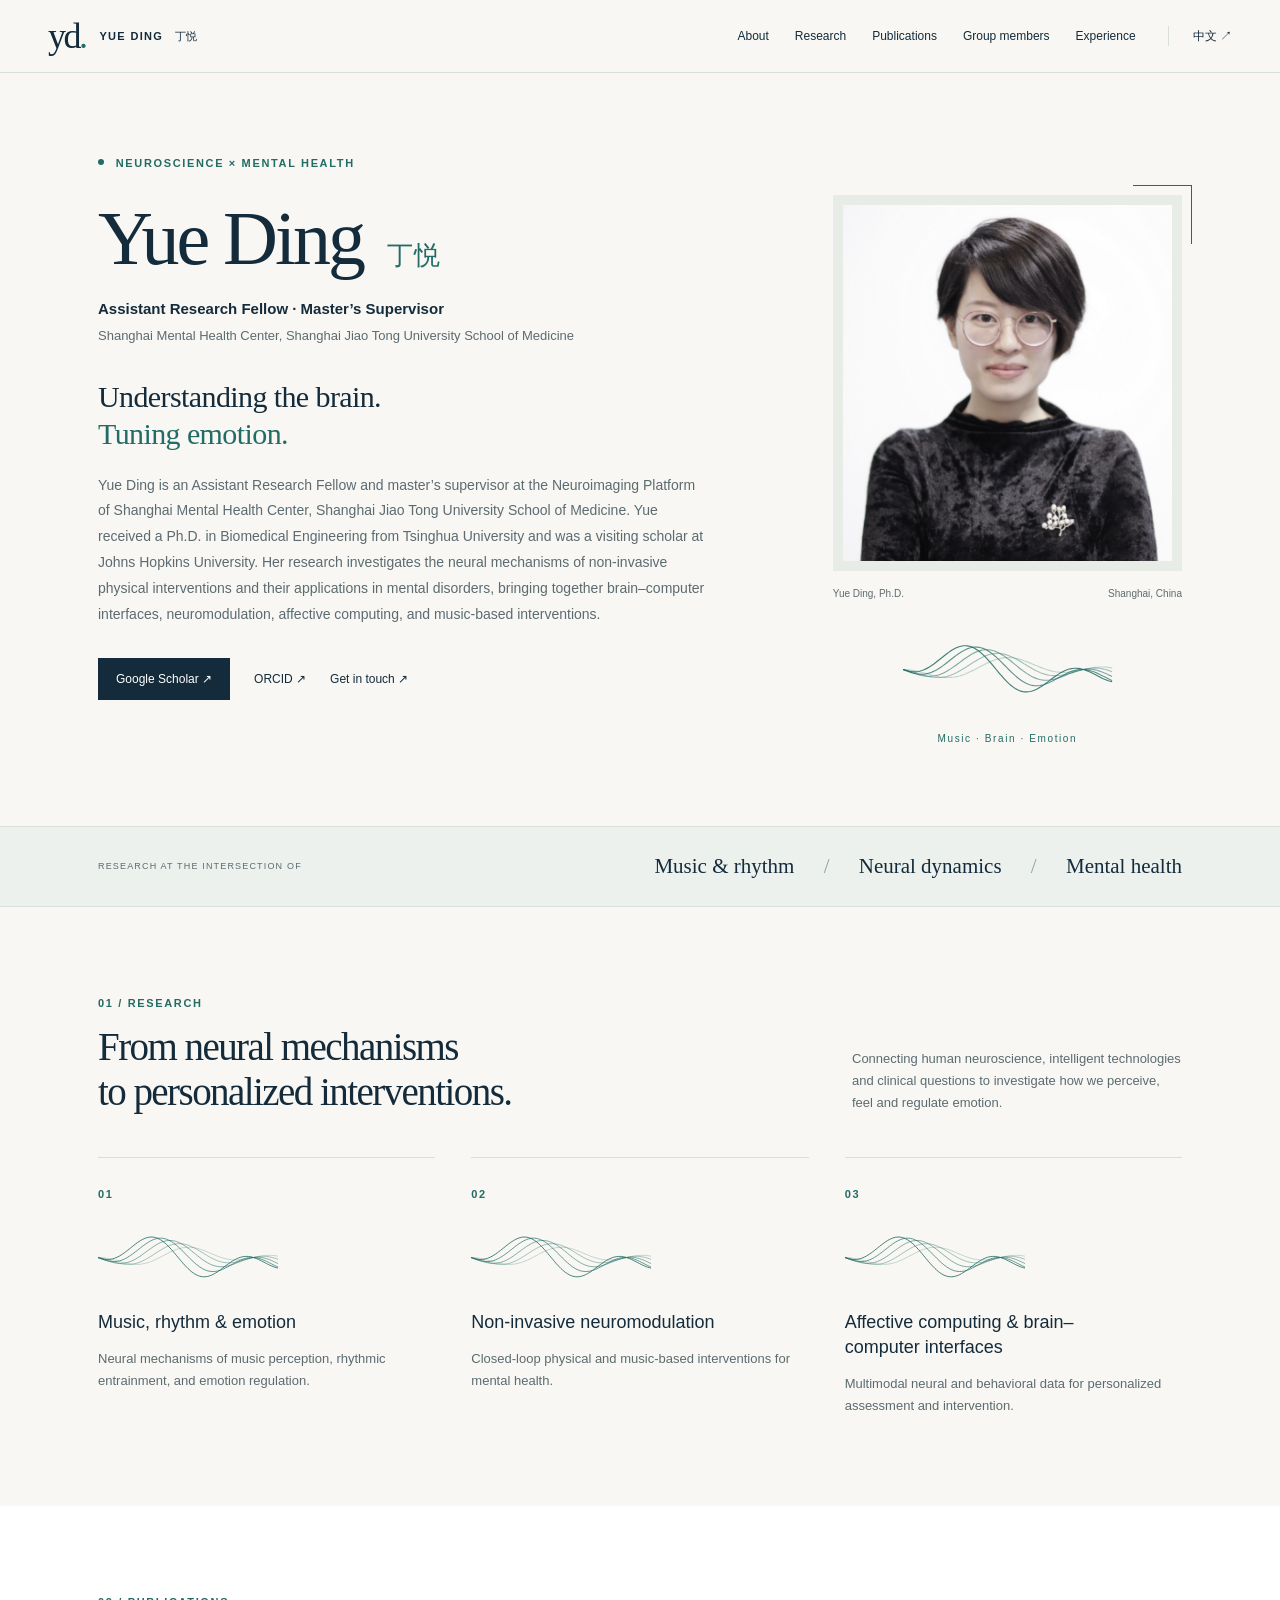
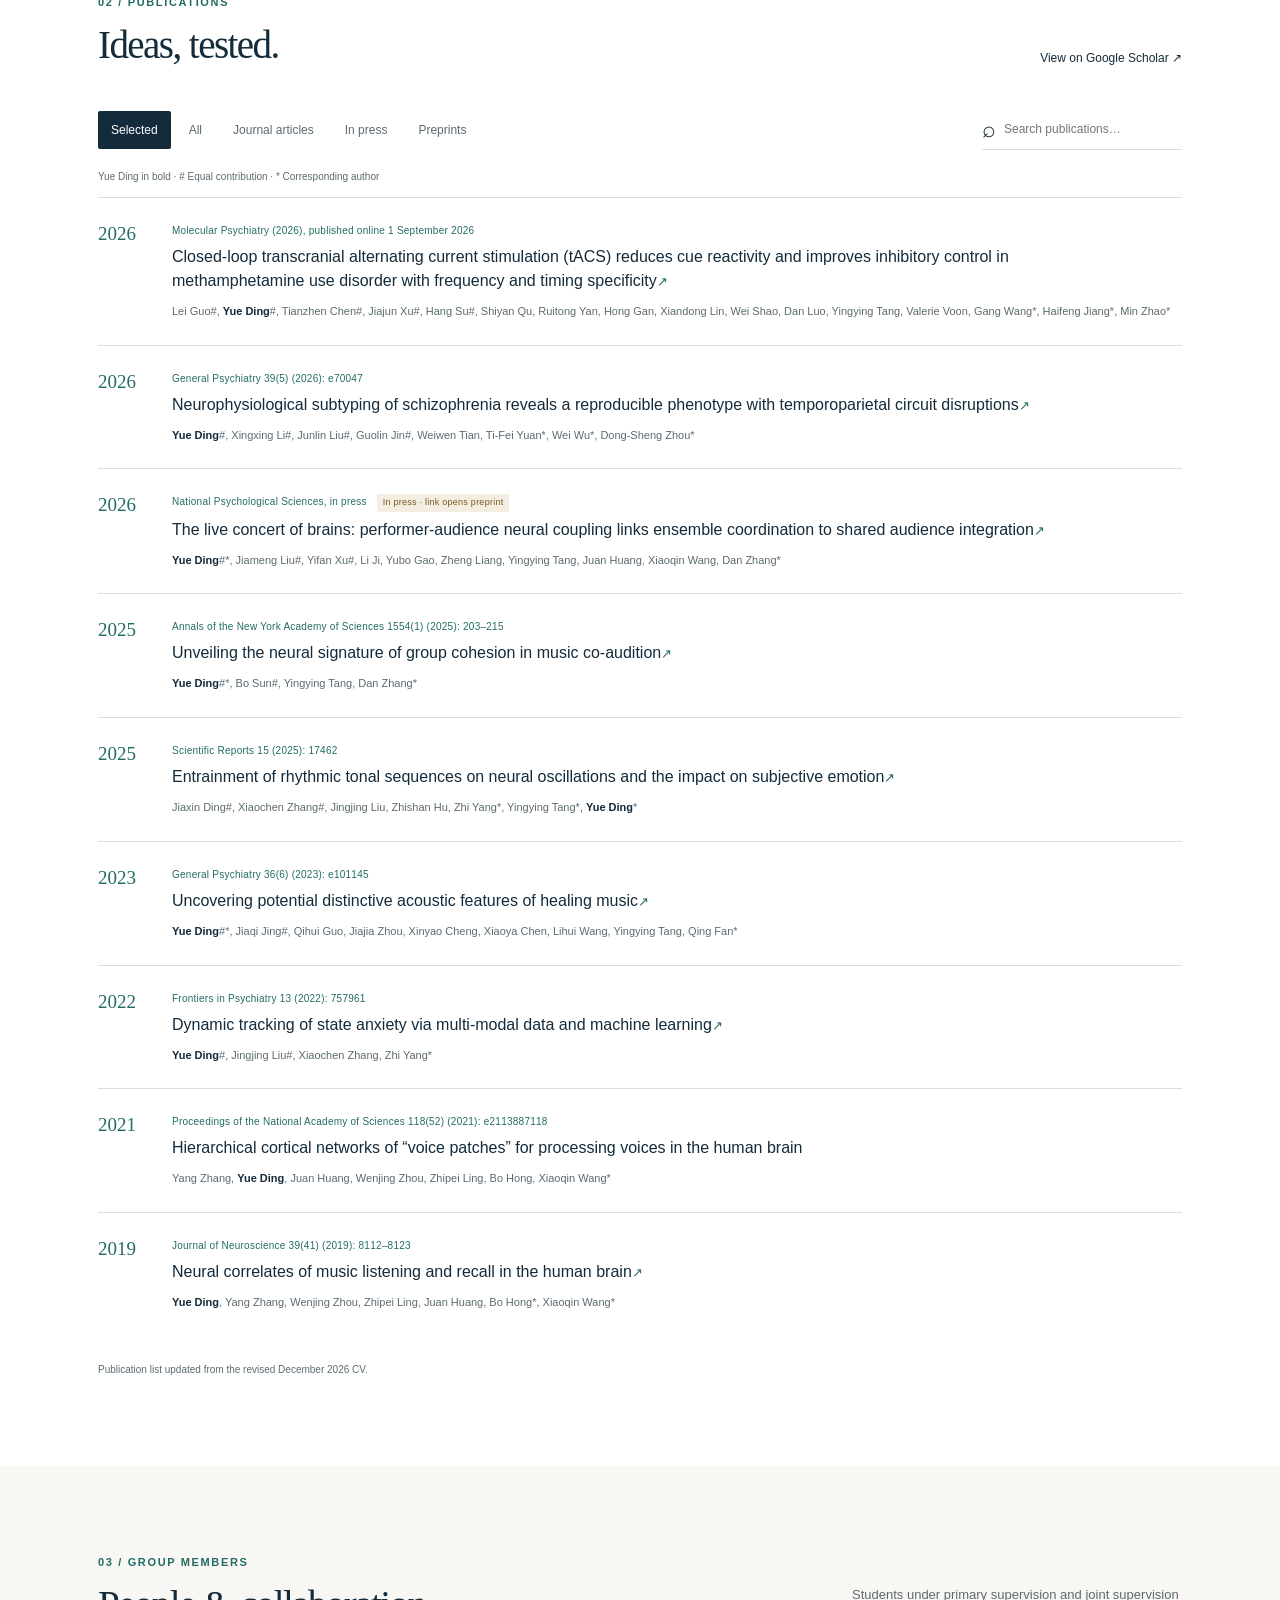
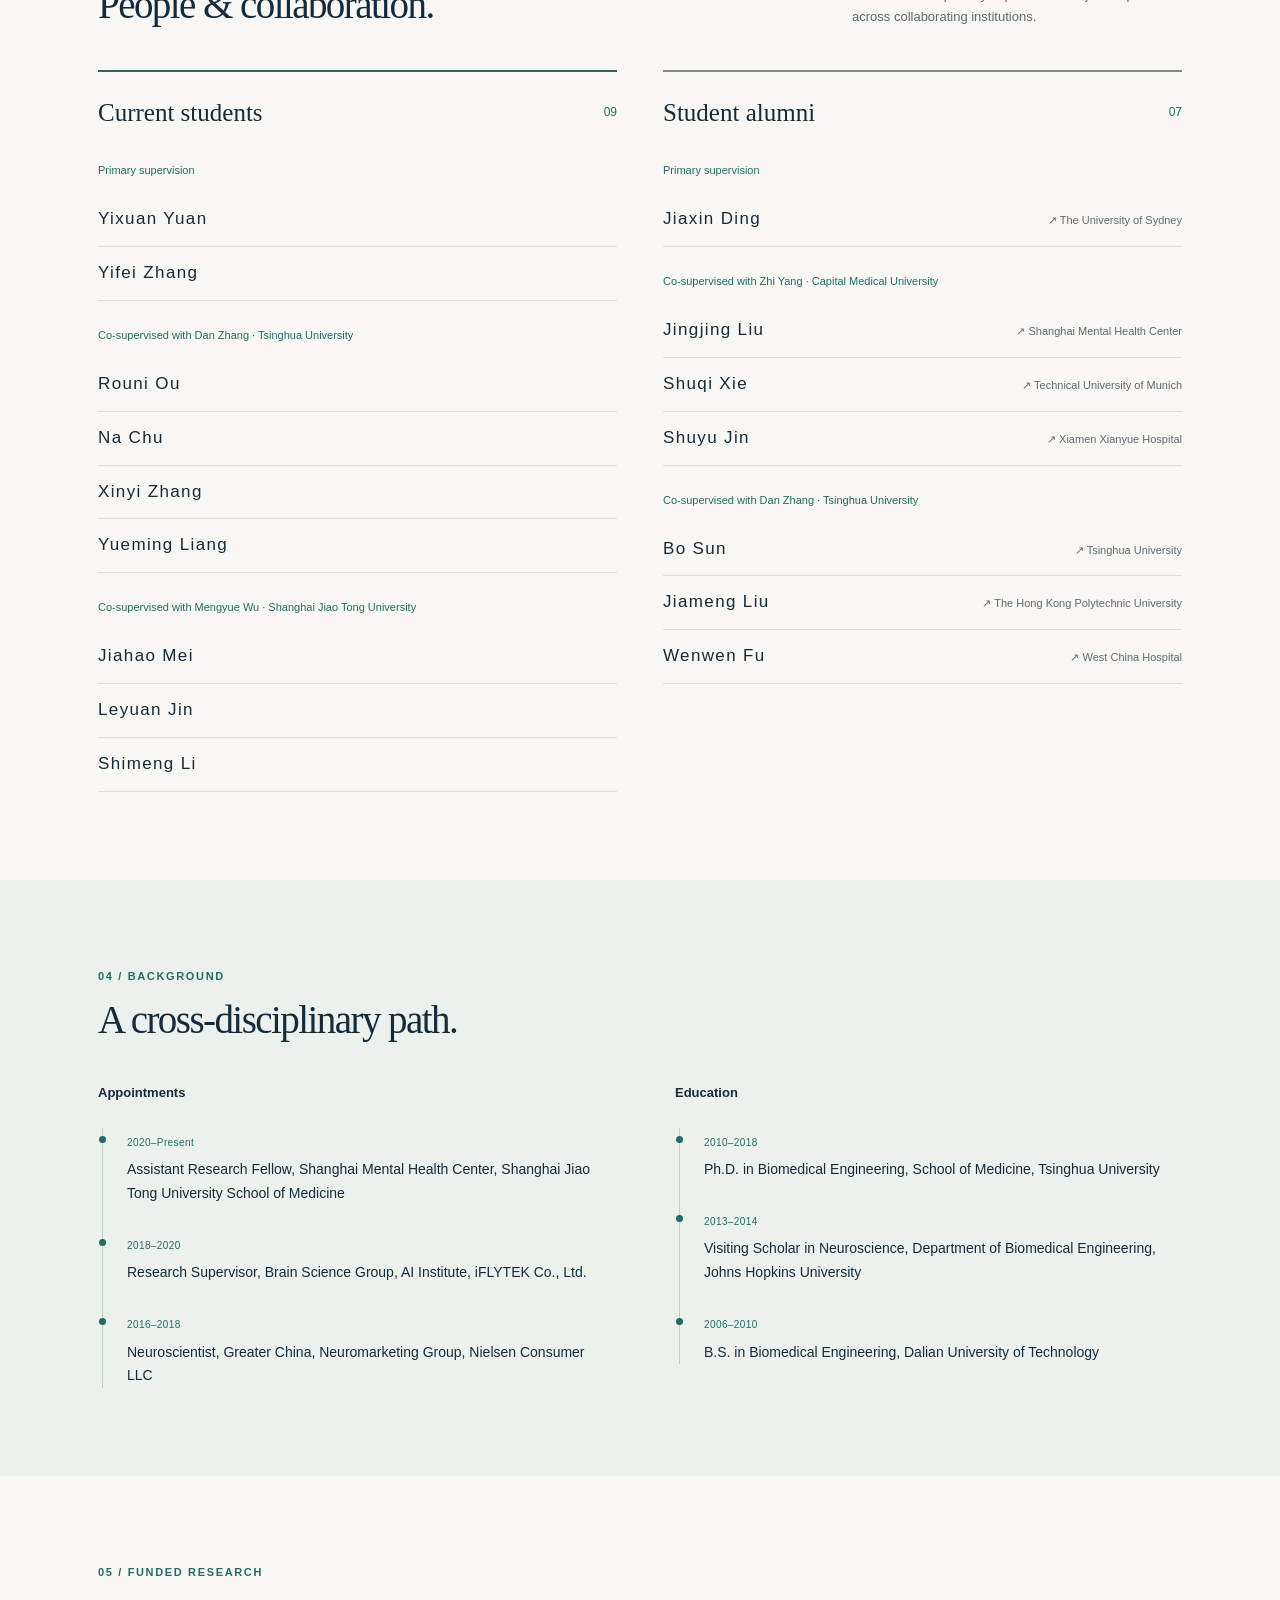
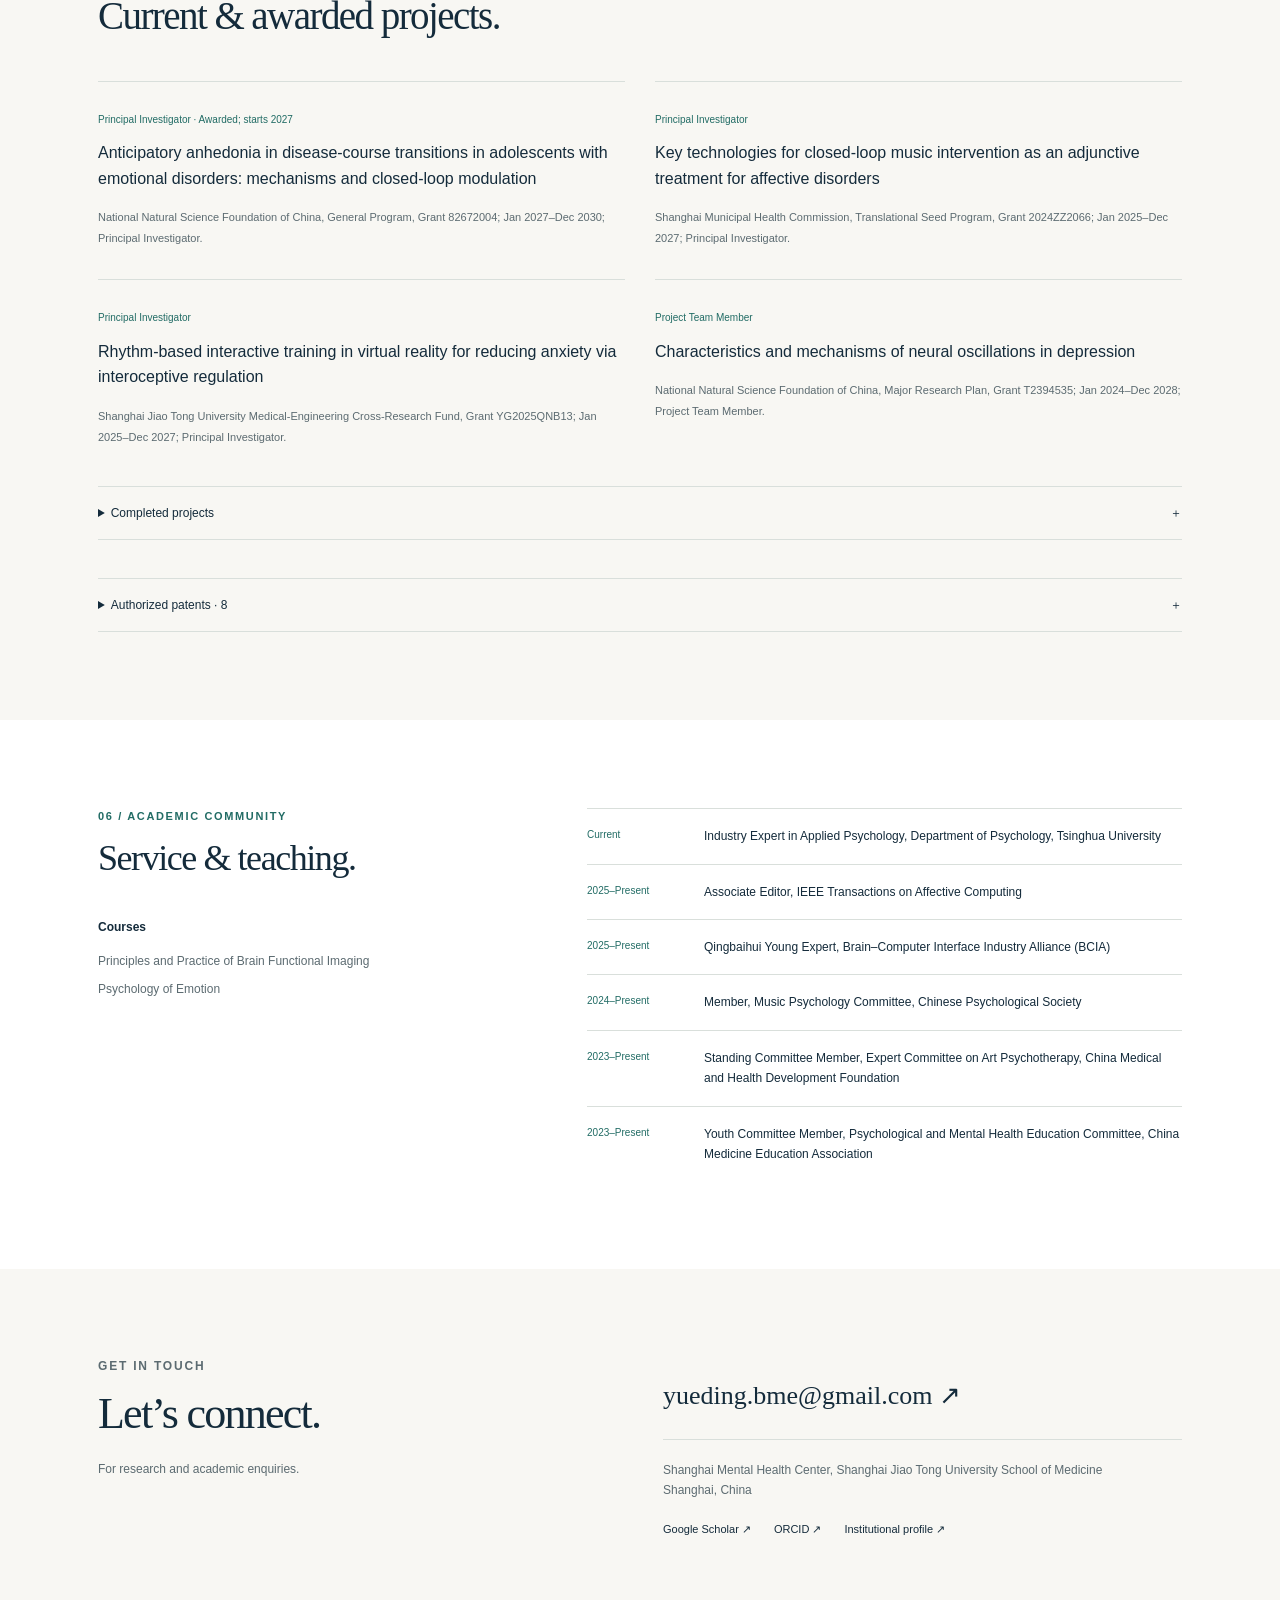
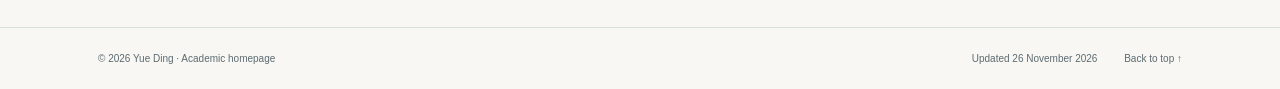
<file: index.html>
<!doctype html>
<html lang="en">
<head><meta charset="utf-8"><meta name="viewport" content="width=device-width, initial-scale=1"><meta name="color-scheme" content="light">
<title>Yue Ding · Neuroscience & Mental Health</title>
<meta name="description" content="Yue Ding, Ph.D. — neuroscience, music-based interventions, affective computing and mental health at Shanghai Mental Health Center."><meta property="og:title" content="Yue Ding 丁悦 · Neuroscience & Mental Health"><meta property="og:description" content="Yue Ding, Ph.D. — neuroscience, music-based interventions, affective computing and mental health at Shanghai Mental Health Center."><meta property="og:type" content="website"><meta property="og:image" content="https://freyating.github.io/assets/portrait.png">
<link rel="canonical" href="https://freyating.github.io/"><link rel="alternate" hreflang="en" href="https://freyating.github.io/"><link rel="alternate" hreflang="zh-CN" href="https://freyating.github.io/zh.html"><link rel="icon" href="assets/favicon.svg" type="image/svg+xml"><link rel="stylesheet" href="styles.css"><script src="app.js" defer></script></head>
<body><a class="skip" href="#main">Skip to content</a>
<header class="site-header"><div class="header-inner"><a href="#" class="brand" aria-label="Yue Ding home"><span class="brand-symbol" aria-hidden="true">yd<span>.</span></span><span>YUE DING <span class="brand-cn" lang="zh-CN">丁悦</span></span></a><nav aria-label="Main navigation"><a href="#about">About</a><a href="#research">Research</a><a href="#publications">Publications</a><a href="#group">Group members</a><a href="#experience">Experience</a></nav><a class="language" href="zh.html" lang="zh-CN" aria-label="Switch to Chinese">中文 <span aria-hidden="true">↗</span></a></div></header>
<main id="main"><section class="hero wrap" id="about"><div class="hero-copy"><p class="eyebrow"><span class="small-dot"></span> NEUROSCIENCE × MENTAL HEALTH</p><h1>Yue Ding<span class="name-cn" lang="zh-CN">丁悦</span></h1><p class="role">Assistant Research Fellow · Master’s Supervisor</p><p class="affiliation">Shanghai Mental Health Center, Shanghai Jiao Tong University School of Medicine</p><p class="hero-statement">Understanding the brain.<br><em>Tuning emotion.</em></p><p class="intro">Yue Ding is an Assistant Research Fellow and master’s supervisor at the Neuroimaging Platform of Shanghai Mental Health Center, Shanghai Jiao Tong University School of Medicine. Yue received a Ph.D. in Biomedical Engineering from Tsinghua University and was a visiting scholar at Johns Hopkins University. Her research investigates the neural mechanisms of non-invasive physical interventions and their applications in mental disorders, bringing together brain–computer interfaces, neuromodulation, affective computing, and music-based interventions.</p><div class="hero-links"><a class="button primary" href="https://scholar.google.com.hk/citations?user=dxGB4PkAAAAJ&amp;hl=zh-CN" target="_blank" rel="noopener noreferrer">Google Scholar<span aria-hidden="true"> ↗</span></a><a class="text-link" href="https://orcid.org/0000-0003-3662-8265" target="_blank" rel="noopener noreferrer">ORCID<span aria-hidden="true"> ↗</span></a><a class="text-link" href="#contact">Get in touch <span aria-hidden="true">↗</span></a></div></div><div class="portrait-column"><div class="portrait-frame"><img src="assets/portrait.png" alt="Portrait of Yue Ding" width="410" height="389" fetchpriority="high"></div><div class="portrait-caption"><span>Yue Ding, Ph.D.</span><span>Shanghai, China</span></div><div class="hero-wave"><svg viewBox="0 0 220 100" fill="none" stroke="currentColor" stroke-width="1.2" aria-hidden="true"><polyline points="0,50.0 2,50.03577720771514 4,50.14253424051206 6,50.31855533229557 8,50.561007447156705 10,50.86597976100986 12,51.22853818170181 14,51.642794165685345 16,52.1019868947259 18,52.59857769417406 20,53.1243554075545 22,53.67055129285339 24,54.2279618759554 26,54.78707808794984 28,55.3382189269672 30,55.87166782298942 32,56.377809846544864 34,56.847267889861804 36,57.27103596208208 38,57.64060777835515 40,57.94809888552672 42,58.18636065385694 44,58.349084573577755 46,58.430895425650796 48,58.427432046048516 50,58.335414570226675 52,58.1526972269199 54,57.87830594550742 56,57.512460246322874 58,57.05657909564478 60,56.513270623830536 62,55.886305823213476 64,55.1805765590172 66,54.402038438724105 68,53.55763929019261 70,52.65523419357846 72,51.703488194143965 74,50.711767989871014 76,49.69002403717041 78,48.648664647881006 80,47.598423759416846 82,46.550224145878595 84,45.51503790003288 86,44.50374605343779 88,43.526999214148326 90,42.59508108820619 92,41.71777671268141 94,40.90424716490785 96,40.16291242559328 98,39.50134396386286 100,38.92616848149377 102,38.44298410338748 104,38.05629013373513 106,37.76943131462697 108,37.584557328509156 110,37.50259808054215 112,37.5232550843414 114,37.645009057656715 116,37.86514361620633 118,38.179784737076425 120,38.58395545075884 122,39.07164501590026 124,39.63589163594634 126,40.26887759471972 128,40.96203552103323 130,41.70616434296559 132,42.491553362437344 134,43.30811277197447 136,44.14550884950701 138,44.9933020048797 140,45.84108581429167 142,46.67862516663453 144,47.4959916588281 146,48.283694415577536 148,49.032804571975625 150,49.7350717441923 152,50.38303092295338 154,50.97009835512789 156,51.49065512874712 158,51.94011734413771 160,52.314991936295804 162,52.61291740869039 164,52.83268894371803 166,52.97426756726075 168,53.03877326135107 170,53.02846213688876 172,52.9466879947323 174,52.79784881537391 176,52.58731892193102 178,52.32136775558007 180,52.00706638418749 182,51.65218303129973 184,51.26506906158456 186,50.854536988254104 188,50.42973217619319 190,50.0 192,49.574750277761964 194,49.16332083830449 196,48.77484209136377 198,48.418104456488585 200,48.10143046765538 202,47.83255330711078 204,47.618503434696386 206,47.46550486904336 208,47.378882546036685 210,47.36298202961531 212,47.421102682329135 214,47.555445220389025 216,47.76707438269372 218,48.055897238142165 220,48.42065744322146" opacity="0.25"/><polyline points="0,50.0 2,50.332656952637926 4,50.738025287404525 6,51.20786554482622 8,51.73287760056223 10,52.30283396528468 12,52.906726092114944 14,53.532921691529 16,54.16933090356331 18,54.80357905622688 20,55.42318364889116 22,56.015733141312865 24,56.569065103631544 26,57.071441290521285 28,57.51171724355798 30,57.87950409924072 32,58.16532038498484 34,58.36073172036866 36,58.45847650413965 38,58.45257585676083 40,58.33842630104494 42,58.11287389680168 44,57.774268796256216 46,57.322499451888895 48,56.759005983713095 50,56.08677249512315 52,55.310298411488574 54,54.43554919978675 56,53.46988710690779 58,52.42198282505093 60,51.30170925119562 62,50.120018750472774 64,48.88880555709328 66,47.62075514828134 68,46.32918260367815 70,45.02786211252669 72,43.73084991159322 74,42.45230302658985 76,41.20629624761672 78,40.00663979405855 80,38.866700116109605 82,37.79922623877018 84,36.816183980315614 86,35.928600271880946 88,35.14641966935295 90,34.47837498504758 92,33.93187377688669 94,33.51290221953833 96,33.22594764813237 98,33.073940813869996 100,33.05821862550816 102,33.178507874906806 104,33.43293016230574 106,33.81802795157027 108,34.32881140116846 110,34.9588253369655 112,35.70023546182259 114,36.54393263813519 116,37.4796538363378 118,38.496118118325086 120,39.581175822723345 122,40.721968941720114 124,41.90510052911933 126,43.11681085846229 128,44.3431579600713 130,45.570200107948594 132,46.78417780237839 134,47.97169280217089 136,49.119881801640354 138,50.216582421066256 140,51.2504892845462 142,52.2112980943853 144,53.08983577464746 146,53.87817494600279 148,54.56973120697542 150,55.15934193024346 152,55.64332553360294 154,56.01952045018355 156,56.287303297906554 158,56.447586030276085 160,56.502792135574055 162,56.45681223552855 164,56.3149397137005 166,56.083787274403974 168,55.77118559128024 170,55.38606544718643 172,54.938324990554804 174,54.43868393480249 176,53.898526703997995 178,53.32973667743021 180,52.74452380595471 182,52.15524796238544 184,51.574240445548 186,51.0136260821374 188,50.48514836189981 190,50.0 192,49.56866124631133 194,49.20074815577666 196,48.904872898368424 198,48.68851802336137 200,48.557926402841126 202,48.5180083661782 204,48.57226730348584 206,48.72274476501982 208,48.969985818467244 210,49.3130251507004 212,49.74939411857079 214,50.2751486685068 216,50.88491776091452 218,51.57197165650871 220,52.32830915149771" opacity="0.4"/><polyline points="0,50.0 2,50.64286044915858 4,51.324208588200676 6,52.029461784427774 8,52.743608213964 10,53.451423844873865 12,54.13769252436066 14,54.78742615585333 16,55.38608195007654 18,55.91977377339458 20,56.37547469629557 22,56.741207963761084 24,57.006223765840325 26,57.16115937889795 28,57.198180473130314 30,57.111101636999116 32,56.895484450761806 34,56.548711745473796 36,56.070037006580506 38,55.46060821813845 40,54.723465790242386 42,53.8635145636987 44,52.88747023761508 46,51.80378091261118 48,50.62252478009738 50,49.355285311942595 52,48.01500561047428 54,46.61582386198264 56,45.17289209390235 58,43.70218066313551 60,42.22027109748118 62,40.74414007121263 64,39.29093741733689 66,37.87776116133527 68,36.52143260309889 70,35.238274474770776 72,34.04389516226648 74,32.95298189790552 76,31.97910571192899 78,31.13454077331918 80,30.43010055740126 82,29.87499305180001 84,29.476696956500593 86,29.240860551478626 88,29.171224600436823 90,29.2695703357361 92,29.53569323201097 94,29.96740292877652 96,30.560549310262054 98,31.309074398504386 100,32.20508936816432 102,33.23897565329282 104,34.399508791941514 106,35.67400334847119 108,37.04847696979975 110,38.50783137448125 112,40.03604784589942 114,41.61639460607049 116,43.23164328721041 118,44.864291596486794 120,46.49678918688946 122,48.111763705025986 124,49.69224398545037 126,51.22187740087583 128,52.68513845776463 130,54.06752584624318 132,55.355745310440945 134,56.53787589806461 136,57.60351737368694 138,58.54391683579739 140,59.35207285966443 142,60.02281579268367 144,60.552863152005884 146,60.94084941147919 148,61.18732981173736 150,61.29475817892654 152,61.26743908932478 154,61.11145506421333 156,60.83456981710829 158,60.44610889928285 160,59.95681939502529 162,59.378710601149834 164,58.724877882077124 166,58.00931211885449 168,57.24669736472203 170,56.45219947862101 172,55.64124862924057 174,54.829318644167586 176,54.03170622033727 178,53.26331301271711 180,52.53843357798694 182,51.87055206945064 184,51.27215045962296 186,50.75453090950263 188,50.32765471060511 190,50.0 192,49.778440192939 194,49.66814479563518 196,49.672503956184194 198,49.79307778862868 200,50.02957116813539 202,50.37983434874509 204,50.83988940386348 206,51.40398213834527 208,52.064658774443686 210,52.812866376747834 212,53.63807565808034 214,54.52842450355383 216,55.470880267718044 218,56.45141864379419 220,57.45521667785808" opacity="0.55"/><polyline points="0,50.0 2,50.81568978279968 4,51.602574156333525 6,52.34316984902648 8,53.02068220961847 10,53.61924961466398 12,54.124175047998456 14,54.52214167520786 16,54.80140945336762 18,54.95199007371136 20,54.96579782896279 22,54.83677432383341 24,54.56098530223015 26,54.13668824322186 28,53.56436977465692 30,52.84675236313158 32,51.988770156230416 34,50.99751427194578 36,49.88214824525898 38,48.65379474740855 40,47.325395083889624 42,45.91154334743199 44,44.42829744707773 46,42.89296954935195 48,41.323898748123064 50,39.74020902228179 52,38.161555741541925 54,36.60786413775291 56,35.0990632699837 58,33.65481907478255 60,32.29427010757922 62,31.03576954697054 64,29.896636951076623 66,28.89292312538388 68,28.039191286253523 70,27.348317485936366 72,26.83131300644661 74,26.497171134500455 76,26.352740401910367 78,26.40262601977304 80,26.64912085531229 82,27.092166902467756 84,27.72934778663539 86,28.555912425918162 88,29.56482955148996 90,30.74687237388644 92,32.09073227583858 94,33.58316002114914 96,35.20913259836853 98,36.95204347266989 100,38.79391370402097 102,40.71562110876833 104,42.69714439888638 106,44.717819031682154 108,46.75660134541188 110,48.79233744518243 112,50.804033240180715 114,52.77112201855202 116,54.67372598033147 118,56.49290823125645 120,58.21091186993727 122,59.81138297598045 124,61.27957452487314 126,62.60252851379478 128,63.76923387752532 130,64.77075810127495 132,65.60035079313457 134,66.25351785812293 136,66.72806531335118 138,67.02411219426163 140,67.14407241966855 142,67.09260590278322 144,66.87653961086778 146,66.50475968201094 148,65.98807609826424 150,65.33906178473158 152,64.571868349161 154,63.70202099147664 156,62.74619539325508 158,61.72197963959752 160,60.647624426901565 162,59.541784966975456 164,58.42325810864366 166,57.31071826097191 168,56.22245571664418 170,55.17612093966247 172,54.18847829888393 174,53.275172599081 176,52.450511585971476 178,51.72726738339434 180,51.116499562461996 182,50.62740224760251 184,50.26717733691448 186,50.040935558628256 188,49.9516267065207 190,50.0 192,50.18459510464318 194,50.50176393178513 196,50.945722916976734 198,51.508635062424034 200,52.18072062350861 202,52.950394929659076 204,53.80443146047552 206,54.72814795410799 208,55.7056130111162 210,56.719870377642486 212,57.75317785049976 214,58.78725754698179 216,59.803554126551326 218,60.78349744216638 220,61.70876603734894" opacity="0.7"/><polyline points="0,50.0 2,50.72555799008822 4,51.3409933359748 6,51.83186454984027 8,52.18568482887874 10,52.392105815002274 12,52.4430716959436 14,52.332941526633974 16,52.058578081747754 18,51.61940200526663 20,51.01741049466004 22,50.25716023941596 24,49.34571481965537 26,48.29255725384301 28,47.10946885861771 30,45.810376042088905 32,44.411167088369936 34,42.92948139973356 36,41.38447403804165 38,39.79655874393547 40,38.18713290611006 42,36.578288199851684 44,34.99251081054467 46,33.45237530138664 48,31.980236273139337 50,30.597921996181455 52,29.326434170974082 54,28.185657892619165 56,27.19408575956871 58,26.368559877557566 60,25.724035270035724 62,25.27336791900764 64,25.02713032912933 66,24.99345713764307 68,25.177922888251207 70,25.583453653812672 72,26.21027373664702 74,27.05588820241896 76,28.11510152044488 78,29.380072096347373 80,30.840401998868927 82,32.48326070788916 84,34.29354125169479 86,36.254046664534656 88,38.345704286365475 90,40.547805050991826 92,42.838264571609024 94,45.19390253862823 96,47.59073669758238 98,50.004287478217655 100,52.40988920223025 102,54.78300370845548 104,57.099532201854224 106,59.336121156807536 108,61.47045818569986 110,63.48155391945275 112,65.35000613572845 114,67.0582426104005 116,68.59073945533831 118,69.934212036686 120,71.07777593815422 122,72.01307583837504 124,72.73438060462149 126,73.23864336130552 128,73.52552576446891 130,73.59738619657587 132,73.45923208276824 134,73.1186370137705 136,72.58562383528243 138,71.87251532255515 140,70.99375449570331 142,69.96569704025683 144,68.80637867296703 146,67.5352606298794 148,66.1729567476128 150,64.74094585566729 152,63.26127339408846 154,61.756246314287615 156,60.24812540932102 158,58.75881925227428 160,57.309583897150006 162,55.92073241615037 164,54.6113582115791 166,53.39907585160165 168,52.29978293936074 170,51.32744623770102 172,50.49391494090318 174,49.80876361484896 176,49.27916692295006 178,48.90980782244899 180,48.702820460202204 182,48.65776852495796 184,48.77165933083691 186,49.0389934207473 188,49.4518489954026 190,50.0 192,50.671066242880485 194,51.450693484824846 196,52.32276102994737 198,53.26961397495335 200,54.27231693789649 202,55.31092579505595 204,56.36477370911414 206,57.41276753677937 208,58.433690562009104 210,59.40650741397263 212,60.31066699802904 214,61.12639929370852 216,61.83500195562594 218,62.419112790321506 220,62.862964372358114" opacity="0.85"/></svg><span>Music · Brain · Emotion</span></div></div></section>
<div class="research-strip"><div class="wrap"><span>RESEARCH AT THE INTERSECTION OF</span><p>Music & rhythm<i> / </i>Neural dynamics<i> / </i>Mental health</p></div></div>
<section id="research" class="section wrap"><div class="section-heading"><div><p class="eyebrow">01 / RESEARCH</p><h2>From neural mechanisms<br>to personalized interventions.</h2></div><p>Connecting human neuroscience, intelligent technologies and clinical questions to investigate how we perceive, feel and regulate emotion.</p></div><div class="themes"><article class="theme"><span class="eyebrow">01</span><svg viewBox="0 0 220 100" fill="none" stroke="currentColor" stroke-width="1.2" aria-hidden="true"><polyline points="0,50.0 2,50.03577720771514 4,50.14253424051206 6,50.31855533229557 8,50.561007447156705 10,50.86597976100986 12,51.22853818170181 14,51.642794165685345 16,52.1019868947259 18,52.59857769417406 20,53.1243554075545 22,53.67055129285339 24,54.2279618759554 26,54.78707808794984 28,55.3382189269672 30,55.87166782298942 32,56.377809846544864 34,56.847267889861804 36,57.27103596208208 38,57.64060777835515 40,57.94809888552672 42,58.18636065385694 44,58.349084573577755 46,58.430895425650796 48,58.427432046048516 50,58.335414570226675 52,58.1526972269199 54,57.87830594550742 56,57.512460246322874 58,57.05657909564478 60,56.513270623830536 62,55.886305823213476 64,55.1805765590172 66,54.402038438724105 68,53.55763929019261 70,52.65523419357846 72,51.703488194143965 74,50.711767989871014 76,49.69002403717041 78,48.648664647881006 80,47.598423759416846 82,46.550224145878595 84,45.51503790003288 86,44.50374605343779 88,43.526999214148326 90,42.59508108820619 92,41.71777671268141 94,40.90424716490785 96,40.16291242559328 98,39.50134396386286 100,38.92616848149377 102,38.44298410338748 104,38.05629013373513 106,37.76943131462697 108,37.584557328509156 110,37.50259808054215 112,37.5232550843414 114,37.645009057656715 116,37.86514361620633 118,38.179784737076425 120,38.58395545075884 122,39.07164501590026 124,39.63589163594634 126,40.26887759471972 128,40.96203552103323 130,41.70616434296559 132,42.491553362437344 134,43.30811277197447 136,44.14550884950701 138,44.9933020048797 140,45.84108581429167 142,46.67862516663453 144,47.4959916588281 146,48.283694415577536 148,49.032804571975625 150,49.7350717441923 152,50.38303092295338 154,50.97009835512789 156,51.49065512874712 158,51.94011734413771 160,52.314991936295804 162,52.61291740869039 164,52.83268894371803 166,52.97426756726075 168,53.03877326135107 170,53.02846213688876 172,52.9466879947323 174,52.79784881537391 176,52.58731892193102 178,52.32136775558007 180,52.00706638418749 182,51.65218303129973 184,51.26506906158456 186,50.854536988254104 188,50.42973217619319 190,50.0 192,49.574750277761964 194,49.16332083830449 196,48.77484209136377 198,48.418104456488585 200,48.10143046765538 202,47.83255330711078 204,47.618503434696386 206,47.46550486904336 208,47.378882546036685 210,47.36298202961531 212,47.421102682329135 214,47.555445220389025 216,47.76707438269372 218,48.055897238142165 220,48.42065744322146" opacity="0.25"/><polyline points="0,50.0 2,50.332656952637926 4,50.738025287404525 6,51.20786554482622 8,51.73287760056223 10,52.30283396528468 12,52.906726092114944 14,53.532921691529 16,54.16933090356331 18,54.80357905622688 20,55.42318364889116 22,56.015733141312865 24,56.569065103631544 26,57.071441290521285 28,57.51171724355798 30,57.87950409924072 32,58.16532038498484 34,58.36073172036866 36,58.45847650413965 38,58.45257585676083 40,58.33842630104494 42,58.11287389680168 44,57.774268796256216 46,57.322499451888895 48,56.759005983713095 50,56.08677249512315 52,55.310298411488574 54,54.43554919978675 56,53.46988710690779 58,52.42198282505093 60,51.30170925119562 62,50.120018750472774 64,48.88880555709328 66,47.62075514828134 68,46.32918260367815 70,45.02786211252669 72,43.73084991159322 74,42.45230302658985 76,41.20629624761672 78,40.00663979405855 80,38.866700116109605 82,37.79922623877018 84,36.816183980315614 86,35.928600271880946 88,35.14641966935295 90,34.47837498504758 92,33.93187377688669 94,33.51290221953833 96,33.22594764813237 98,33.073940813869996 100,33.05821862550816 102,33.178507874906806 104,33.43293016230574 106,33.81802795157027 108,34.32881140116846 110,34.9588253369655 112,35.70023546182259 114,36.54393263813519 116,37.4796538363378 118,38.496118118325086 120,39.581175822723345 122,40.721968941720114 124,41.90510052911933 126,43.11681085846229 128,44.3431579600713 130,45.570200107948594 132,46.78417780237839 134,47.97169280217089 136,49.119881801640354 138,50.216582421066256 140,51.2504892845462 142,52.2112980943853 144,53.08983577464746 146,53.87817494600279 148,54.56973120697542 150,55.15934193024346 152,55.64332553360294 154,56.01952045018355 156,56.287303297906554 158,56.447586030276085 160,56.502792135574055 162,56.45681223552855 164,56.3149397137005 166,56.083787274403974 168,55.77118559128024 170,55.38606544718643 172,54.938324990554804 174,54.43868393480249 176,53.898526703997995 178,53.32973667743021 180,52.74452380595471 182,52.15524796238544 184,51.574240445548 186,51.0136260821374 188,50.48514836189981 190,50.0 192,49.56866124631133 194,49.20074815577666 196,48.904872898368424 198,48.68851802336137 200,48.557926402841126 202,48.5180083661782 204,48.57226730348584 206,48.72274476501982 208,48.969985818467244 210,49.3130251507004 212,49.74939411857079 214,50.2751486685068 216,50.88491776091452 218,51.57197165650871 220,52.32830915149771" opacity="0.4"/><polyline points="0,50.0 2,50.64286044915858 4,51.324208588200676 6,52.029461784427774 8,52.743608213964 10,53.451423844873865 12,54.13769252436066 14,54.78742615585333 16,55.38608195007654 18,55.91977377339458 20,56.37547469629557 22,56.741207963761084 24,57.006223765840325 26,57.16115937889795 28,57.198180473130314 30,57.111101636999116 32,56.895484450761806 34,56.548711745473796 36,56.070037006580506 38,55.46060821813845 40,54.723465790242386 42,53.8635145636987 44,52.88747023761508 46,51.80378091261118 48,50.62252478009738 50,49.355285311942595 52,48.01500561047428 54,46.61582386198264 56,45.17289209390235 58,43.70218066313551 60,42.22027109748118 62,40.74414007121263 64,39.29093741733689 66,37.87776116133527 68,36.52143260309889 70,35.238274474770776 72,34.04389516226648 74,32.95298189790552 76,31.97910571192899 78,31.13454077331918 80,30.43010055740126 82,29.87499305180001 84,29.476696956500593 86,29.240860551478626 88,29.171224600436823 90,29.2695703357361 92,29.53569323201097 94,29.96740292877652 96,30.560549310262054 98,31.309074398504386 100,32.20508936816432 102,33.23897565329282 104,34.399508791941514 106,35.67400334847119 108,37.04847696979975 110,38.50783137448125 112,40.03604784589942 114,41.61639460607049 116,43.23164328721041 118,44.864291596486794 120,46.49678918688946 122,48.111763705025986 124,49.69224398545037 126,51.22187740087583 128,52.68513845776463 130,54.06752584624318 132,55.355745310440945 134,56.53787589806461 136,57.60351737368694 138,58.54391683579739 140,59.35207285966443 142,60.02281579268367 144,60.552863152005884 146,60.94084941147919 148,61.18732981173736 150,61.29475817892654 152,61.26743908932478 154,61.11145506421333 156,60.83456981710829 158,60.44610889928285 160,59.95681939502529 162,59.378710601149834 164,58.724877882077124 166,58.00931211885449 168,57.24669736472203 170,56.45219947862101 172,55.64124862924057 174,54.829318644167586 176,54.03170622033727 178,53.26331301271711 180,52.53843357798694 182,51.87055206945064 184,51.27215045962296 186,50.75453090950263 188,50.32765471060511 190,50.0 192,49.778440192939 194,49.66814479563518 196,49.672503956184194 198,49.79307778862868 200,50.02957116813539 202,50.37983434874509 204,50.83988940386348 206,51.40398213834527 208,52.064658774443686 210,52.812866376747834 212,53.63807565808034 214,54.52842450355383 216,55.470880267718044 218,56.45141864379419 220,57.45521667785808" opacity="0.55"/><polyline points="0,50.0 2,50.81568978279968 4,51.602574156333525 6,52.34316984902648 8,53.02068220961847 10,53.61924961466398 12,54.124175047998456 14,54.52214167520786 16,54.80140945336762 18,54.95199007371136 20,54.96579782896279 22,54.83677432383341 24,54.56098530223015 26,54.13668824322186 28,53.56436977465692 30,52.84675236313158 32,51.988770156230416 34,50.99751427194578 36,49.88214824525898 38,48.65379474740855 40,47.325395083889624 42,45.91154334743199 44,44.42829744707773 46,42.89296954935195 48,41.323898748123064 50,39.74020902228179 52,38.161555741541925 54,36.60786413775291 56,35.0990632699837 58,33.65481907478255 60,32.29427010757922 62,31.03576954697054 64,29.896636951076623 66,28.89292312538388 68,28.039191286253523 70,27.348317485936366 72,26.83131300644661 74,26.497171134500455 76,26.352740401910367 78,26.40262601977304 80,26.64912085531229 82,27.092166902467756 84,27.72934778663539 86,28.555912425918162 88,29.56482955148996 90,30.74687237388644 92,32.09073227583858 94,33.58316002114914 96,35.20913259836853 98,36.95204347266989 100,38.79391370402097 102,40.71562110876833 104,42.69714439888638 106,44.717819031682154 108,46.75660134541188 110,48.79233744518243 112,50.804033240180715 114,52.77112201855202 116,54.67372598033147 118,56.49290823125645 120,58.21091186993727 122,59.81138297598045 124,61.27957452487314 126,62.60252851379478 128,63.76923387752532 130,64.77075810127495 132,65.60035079313457 134,66.25351785812293 136,66.72806531335118 138,67.02411219426163 140,67.14407241966855 142,67.09260590278322 144,66.87653961086778 146,66.50475968201094 148,65.98807609826424 150,65.33906178473158 152,64.571868349161 154,63.70202099147664 156,62.74619539325508 158,61.72197963959752 160,60.647624426901565 162,59.541784966975456 164,58.42325810864366 166,57.31071826097191 168,56.22245571664418 170,55.17612093966247 172,54.18847829888393 174,53.275172599081 176,52.450511585971476 178,51.72726738339434 180,51.116499562461996 182,50.62740224760251 184,50.26717733691448 186,50.040935558628256 188,49.9516267065207 190,50.0 192,50.18459510464318 194,50.50176393178513 196,50.945722916976734 198,51.508635062424034 200,52.18072062350861 202,52.950394929659076 204,53.80443146047552 206,54.72814795410799 208,55.7056130111162 210,56.719870377642486 212,57.75317785049976 214,58.78725754698179 216,59.803554126551326 218,60.78349744216638 220,61.70876603734894" opacity="0.7"/><polyline points="0,50.0 2,50.72555799008822 4,51.3409933359748 6,51.83186454984027 8,52.18568482887874 10,52.392105815002274 12,52.4430716959436 14,52.332941526633974 16,52.058578081747754 18,51.61940200526663 20,51.01741049466004 22,50.25716023941596 24,49.34571481965537 26,48.29255725384301 28,47.10946885861771 30,45.810376042088905 32,44.411167088369936 34,42.92948139973356 36,41.38447403804165 38,39.79655874393547 40,38.18713290611006 42,36.578288199851684 44,34.99251081054467 46,33.45237530138664 48,31.980236273139337 50,30.597921996181455 52,29.326434170974082 54,28.185657892619165 56,27.19408575956871 58,26.368559877557566 60,25.724035270035724 62,25.27336791900764 64,25.02713032912933 66,24.99345713764307 68,25.177922888251207 70,25.583453653812672 72,26.21027373664702 74,27.05588820241896 76,28.11510152044488 78,29.380072096347373 80,30.840401998868927 82,32.48326070788916 84,34.29354125169479 86,36.254046664534656 88,38.345704286365475 90,40.547805050991826 92,42.838264571609024 94,45.19390253862823 96,47.59073669758238 98,50.004287478217655 100,52.40988920223025 102,54.78300370845548 104,57.099532201854224 106,59.336121156807536 108,61.47045818569986 110,63.48155391945275 112,65.35000613572845 114,67.0582426104005 116,68.59073945533831 118,69.934212036686 120,71.07777593815422 122,72.01307583837504 124,72.73438060462149 126,73.23864336130552 128,73.52552576446891 130,73.59738619657587 132,73.45923208276824 134,73.1186370137705 136,72.58562383528243 138,71.87251532255515 140,70.99375449570331 142,69.96569704025683 144,68.80637867296703 146,67.5352606298794 148,66.1729567476128 150,64.74094585566729 152,63.26127339408846 154,61.756246314287615 156,60.24812540932102 158,58.75881925227428 160,57.309583897150006 162,55.92073241615037 164,54.6113582115791 166,53.39907585160165 168,52.29978293936074 170,51.32744623770102 172,50.49391494090318 174,49.80876361484896 176,49.27916692295006 178,48.90980782244899 180,48.702820460202204 182,48.65776852495796 184,48.77165933083691 186,49.0389934207473 188,49.4518489954026 190,50.0 192,50.671066242880485 194,51.450693484824846 196,52.32276102994737 198,53.26961397495335 200,54.27231693789649 202,55.31092579505595 204,56.36477370911414 206,57.41276753677937 208,58.433690562009104 210,59.40650741397263 212,60.31066699802904 214,61.12639929370852 216,61.83500195562594 218,62.419112790321506 220,62.862964372358114" opacity="0.85"/></svg><h3>Music, rhythm &amp; emotion</h3><p>Neural mechanisms of music perception, rhythmic entrainment, and emotion regulation.</p></article><article class="theme"><span class="eyebrow">02</span><svg viewBox="0 0 220 100" fill="none" stroke="currentColor" stroke-width="1.2" aria-hidden="true"><polyline points="0,50.0 2,50.03577720771514 4,50.14253424051206 6,50.31855533229557 8,50.561007447156705 10,50.86597976100986 12,51.22853818170181 14,51.642794165685345 16,52.1019868947259 18,52.59857769417406 20,53.1243554075545 22,53.67055129285339 24,54.2279618759554 26,54.78707808794984 28,55.3382189269672 30,55.87166782298942 32,56.377809846544864 34,56.847267889861804 36,57.27103596208208 38,57.64060777835515 40,57.94809888552672 42,58.18636065385694 44,58.349084573577755 46,58.430895425650796 48,58.427432046048516 50,58.335414570226675 52,58.1526972269199 54,57.87830594550742 56,57.512460246322874 58,57.05657909564478 60,56.513270623830536 62,55.886305823213476 64,55.1805765590172 66,54.402038438724105 68,53.55763929019261 70,52.65523419357846 72,51.703488194143965 74,50.711767989871014 76,49.69002403717041 78,48.648664647881006 80,47.598423759416846 82,46.550224145878595 84,45.51503790003288 86,44.50374605343779 88,43.526999214148326 90,42.59508108820619 92,41.71777671268141 94,40.90424716490785 96,40.16291242559328 98,39.50134396386286 100,38.92616848149377 102,38.44298410338748 104,38.05629013373513 106,37.76943131462697 108,37.584557328509156 110,37.50259808054215 112,37.5232550843414 114,37.645009057656715 116,37.86514361620633 118,38.179784737076425 120,38.58395545075884 122,39.07164501590026 124,39.63589163594634 126,40.26887759471972 128,40.96203552103323 130,41.70616434296559 132,42.491553362437344 134,43.30811277197447 136,44.14550884950701 138,44.9933020048797 140,45.84108581429167 142,46.67862516663453 144,47.4959916588281 146,48.283694415577536 148,49.032804571975625 150,49.7350717441923 152,50.38303092295338 154,50.97009835512789 156,51.49065512874712 158,51.94011734413771 160,52.314991936295804 162,52.61291740869039 164,52.83268894371803 166,52.97426756726075 168,53.03877326135107 170,53.02846213688876 172,52.9466879947323 174,52.79784881537391 176,52.58731892193102 178,52.32136775558007 180,52.00706638418749 182,51.65218303129973 184,51.26506906158456 186,50.854536988254104 188,50.42973217619319 190,50.0 192,49.574750277761964 194,49.16332083830449 196,48.77484209136377 198,48.418104456488585 200,48.10143046765538 202,47.83255330711078 204,47.618503434696386 206,47.46550486904336 208,47.378882546036685 210,47.36298202961531 212,47.421102682329135 214,47.555445220389025 216,47.76707438269372 218,48.055897238142165 220,48.42065744322146" opacity="0.25"/><polyline points="0,50.0 2,50.332656952637926 4,50.738025287404525 6,51.20786554482622 8,51.73287760056223 10,52.30283396528468 12,52.906726092114944 14,53.532921691529 16,54.16933090356331 18,54.80357905622688 20,55.42318364889116 22,56.015733141312865 24,56.569065103631544 26,57.071441290521285 28,57.51171724355798 30,57.87950409924072 32,58.16532038498484 34,58.36073172036866 36,58.45847650413965 38,58.45257585676083 40,58.33842630104494 42,58.11287389680168 44,57.774268796256216 46,57.322499451888895 48,56.759005983713095 50,56.08677249512315 52,55.310298411488574 54,54.43554919978675 56,53.46988710690779 58,52.42198282505093 60,51.30170925119562 62,50.120018750472774 64,48.88880555709328 66,47.62075514828134 68,46.32918260367815 70,45.02786211252669 72,43.73084991159322 74,42.45230302658985 76,41.20629624761672 78,40.00663979405855 80,38.866700116109605 82,37.79922623877018 84,36.816183980315614 86,35.928600271880946 88,35.14641966935295 90,34.47837498504758 92,33.93187377688669 94,33.51290221953833 96,33.22594764813237 98,33.073940813869996 100,33.05821862550816 102,33.178507874906806 104,33.43293016230574 106,33.81802795157027 108,34.32881140116846 110,34.9588253369655 112,35.70023546182259 114,36.54393263813519 116,37.4796538363378 118,38.496118118325086 120,39.581175822723345 122,40.721968941720114 124,41.90510052911933 126,43.11681085846229 128,44.3431579600713 130,45.570200107948594 132,46.78417780237839 134,47.97169280217089 136,49.119881801640354 138,50.216582421066256 140,51.2504892845462 142,52.2112980943853 144,53.08983577464746 146,53.87817494600279 148,54.56973120697542 150,55.15934193024346 152,55.64332553360294 154,56.01952045018355 156,56.287303297906554 158,56.447586030276085 160,56.502792135574055 162,56.45681223552855 164,56.3149397137005 166,56.083787274403974 168,55.77118559128024 170,55.38606544718643 172,54.938324990554804 174,54.43868393480249 176,53.898526703997995 178,53.32973667743021 180,52.74452380595471 182,52.15524796238544 184,51.574240445548 186,51.0136260821374 188,50.48514836189981 190,50.0 192,49.56866124631133 194,49.20074815577666 196,48.904872898368424 198,48.68851802336137 200,48.557926402841126 202,48.5180083661782 204,48.57226730348584 206,48.72274476501982 208,48.969985818467244 210,49.3130251507004 212,49.74939411857079 214,50.2751486685068 216,50.88491776091452 218,51.57197165650871 220,52.32830915149771" opacity="0.4"/><polyline points="0,50.0 2,50.64286044915858 4,51.324208588200676 6,52.029461784427774 8,52.743608213964 10,53.451423844873865 12,54.13769252436066 14,54.78742615585333 16,55.38608195007654 18,55.91977377339458 20,56.37547469629557 22,56.741207963761084 24,57.006223765840325 26,57.16115937889795 28,57.198180473130314 30,57.111101636999116 32,56.895484450761806 34,56.548711745473796 36,56.070037006580506 38,55.46060821813845 40,54.723465790242386 42,53.8635145636987 44,52.88747023761508 46,51.80378091261118 48,50.62252478009738 50,49.355285311942595 52,48.01500561047428 54,46.61582386198264 56,45.17289209390235 58,43.70218066313551 60,42.22027109748118 62,40.74414007121263 64,39.29093741733689 66,37.87776116133527 68,36.52143260309889 70,35.238274474770776 72,34.04389516226648 74,32.95298189790552 76,31.97910571192899 78,31.13454077331918 80,30.43010055740126 82,29.87499305180001 84,29.476696956500593 86,29.240860551478626 88,29.171224600436823 90,29.2695703357361 92,29.53569323201097 94,29.96740292877652 96,30.560549310262054 98,31.309074398504386 100,32.20508936816432 102,33.23897565329282 104,34.399508791941514 106,35.67400334847119 108,37.04847696979975 110,38.50783137448125 112,40.03604784589942 114,41.61639460607049 116,43.23164328721041 118,44.864291596486794 120,46.49678918688946 122,48.111763705025986 124,49.69224398545037 126,51.22187740087583 128,52.68513845776463 130,54.06752584624318 132,55.355745310440945 134,56.53787589806461 136,57.60351737368694 138,58.54391683579739 140,59.35207285966443 142,60.02281579268367 144,60.552863152005884 146,60.94084941147919 148,61.18732981173736 150,61.29475817892654 152,61.26743908932478 154,61.11145506421333 156,60.83456981710829 158,60.44610889928285 160,59.95681939502529 162,59.378710601149834 164,58.724877882077124 166,58.00931211885449 168,57.24669736472203 170,56.45219947862101 172,55.64124862924057 174,54.829318644167586 176,54.03170622033727 178,53.26331301271711 180,52.53843357798694 182,51.87055206945064 184,51.27215045962296 186,50.75453090950263 188,50.32765471060511 190,50.0 192,49.778440192939 194,49.66814479563518 196,49.672503956184194 198,49.79307778862868 200,50.02957116813539 202,50.37983434874509 204,50.83988940386348 206,51.40398213834527 208,52.064658774443686 210,52.812866376747834 212,53.63807565808034 214,54.52842450355383 216,55.470880267718044 218,56.45141864379419 220,57.45521667785808" opacity="0.55"/><polyline points="0,50.0 2,50.81568978279968 4,51.602574156333525 6,52.34316984902648 8,53.02068220961847 10,53.61924961466398 12,54.124175047998456 14,54.52214167520786 16,54.80140945336762 18,54.95199007371136 20,54.96579782896279 22,54.83677432383341 24,54.56098530223015 26,54.13668824322186 28,53.56436977465692 30,52.84675236313158 32,51.988770156230416 34,50.99751427194578 36,49.88214824525898 38,48.65379474740855 40,47.325395083889624 42,45.91154334743199 44,44.42829744707773 46,42.89296954935195 48,41.323898748123064 50,39.74020902228179 52,38.161555741541925 54,36.60786413775291 56,35.0990632699837 58,33.65481907478255 60,32.29427010757922 62,31.03576954697054 64,29.896636951076623 66,28.89292312538388 68,28.039191286253523 70,27.348317485936366 72,26.83131300644661 74,26.497171134500455 76,26.352740401910367 78,26.40262601977304 80,26.64912085531229 82,27.092166902467756 84,27.72934778663539 86,28.555912425918162 88,29.56482955148996 90,30.74687237388644 92,32.09073227583858 94,33.58316002114914 96,35.20913259836853 98,36.95204347266989 100,38.79391370402097 102,40.71562110876833 104,42.69714439888638 106,44.717819031682154 108,46.75660134541188 110,48.79233744518243 112,50.804033240180715 114,52.77112201855202 116,54.67372598033147 118,56.49290823125645 120,58.21091186993727 122,59.81138297598045 124,61.27957452487314 126,62.60252851379478 128,63.76923387752532 130,64.77075810127495 132,65.60035079313457 134,66.25351785812293 136,66.72806531335118 138,67.02411219426163 140,67.14407241966855 142,67.09260590278322 144,66.87653961086778 146,66.50475968201094 148,65.98807609826424 150,65.33906178473158 152,64.571868349161 154,63.70202099147664 156,62.74619539325508 158,61.72197963959752 160,60.647624426901565 162,59.541784966975456 164,58.42325810864366 166,57.31071826097191 168,56.22245571664418 170,55.17612093966247 172,54.18847829888393 174,53.275172599081 176,52.450511585971476 178,51.72726738339434 180,51.116499562461996 182,50.62740224760251 184,50.26717733691448 186,50.040935558628256 188,49.9516267065207 190,50.0 192,50.18459510464318 194,50.50176393178513 196,50.945722916976734 198,51.508635062424034 200,52.18072062350861 202,52.950394929659076 204,53.80443146047552 206,54.72814795410799 208,55.7056130111162 210,56.719870377642486 212,57.75317785049976 214,58.78725754698179 216,59.803554126551326 218,60.78349744216638 220,61.70876603734894" opacity="0.7"/><polyline points="0,50.0 2,50.72555799008822 4,51.3409933359748 6,51.83186454984027 8,52.18568482887874 10,52.392105815002274 12,52.4430716959436 14,52.332941526633974 16,52.058578081747754 18,51.61940200526663 20,51.01741049466004 22,50.25716023941596 24,49.34571481965537 26,48.29255725384301 28,47.10946885861771 30,45.810376042088905 32,44.411167088369936 34,42.92948139973356 36,41.38447403804165 38,39.79655874393547 40,38.18713290611006 42,36.578288199851684 44,34.99251081054467 46,33.45237530138664 48,31.980236273139337 50,30.597921996181455 52,29.326434170974082 54,28.185657892619165 56,27.19408575956871 58,26.368559877557566 60,25.724035270035724 62,25.27336791900764 64,25.02713032912933 66,24.99345713764307 68,25.177922888251207 70,25.583453653812672 72,26.21027373664702 74,27.05588820241896 76,28.11510152044488 78,29.380072096347373 80,30.840401998868927 82,32.48326070788916 84,34.29354125169479 86,36.254046664534656 88,38.345704286365475 90,40.547805050991826 92,42.838264571609024 94,45.19390253862823 96,47.59073669758238 98,50.004287478217655 100,52.40988920223025 102,54.78300370845548 104,57.099532201854224 106,59.336121156807536 108,61.47045818569986 110,63.48155391945275 112,65.35000613572845 114,67.0582426104005 116,68.59073945533831 118,69.934212036686 120,71.07777593815422 122,72.01307583837504 124,72.73438060462149 126,73.23864336130552 128,73.52552576446891 130,73.59738619657587 132,73.45923208276824 134,73.1186370137705 136,72.58562383528243 138,71.87251532255515 140,70.99375449570331 142,69.96569704025683 144,68.80637867296703 146,67.5352606298794 148,66.1729567476128 150,64.74094585566729 152,63.26127339408846 154,61.756246314287615 156,60.24812540932102 158,58.75881925227428 160,57.309583897150006 162,55.92073241615037 164,54.6113582115791 166,53.39907585160165 168,52.29978293936074 170,51.32744623770102 172,50.49391494090318 174,49.80876361484896 176,49.27916692295006 178,48.90980782244899 180,48.702820460202204 182,48.65776852495796 184,48.77165933083691 186,49.0389934207473 188,49.4518489954026 190,50.0 192,50.671066242880485 194,51.450693484824846 196,52.32276102994737 198,53.26961397495335 200,54.27231693789649 202,55.31092579505595 204,56.36477370911414 206,57.41276753677937 208,58.433690562009104 210,59.40650741397263 212,60.31066699802904 214,61.12639929370852 216,61.83500195562594 218,62.419112790321506 220,62.862964372358114" opacity="0.85"/></svg><h3>Non-invasive neuromodulation</h3><p>Closed-loop physical and music-based interventions for mental health.</p></article><article class="theme"><span class="eyebrow">03</span><svg viewBox="0 0 220 100" fill="none" stroke="currentColor" stroke-width="1.2" aria-hidden="true"><polyline points="0,50.0 2,50.03577720771514 4,50.14253424051206 6,50.31855533229557 8,50.561007447156705 10,50.86597976100986 12,51.22853818170181 14,51.642794165685345 16,52.1019868947259 18,52.59857769417406 20,53.1243554075545 22,53.67055129285339 24,54.2279618759554 26,54.78707808794984 28,55.3382189269672 30,55.87166782298942 32,56.377809846544864 34,56.847267889861804 36,57.27103596208208 38,57.64060777835515 40,57.94809888552672 42,58.18636065385694 44,58.349084573577755 46,58.430895425650796 48,58.427432046048516 50,58.335414570226675 52,58.1526972269199 54,57.87830594550742 56,57.512460246322874 58,57.05657909564478 60,56.513270623830536 62,55.886305823213476 64,55.1805765590172 66,54.402038438724105 68,53.55763929019261 70,52.65523419357846 72,51.703488194143965 74,50.711767989871014 76,49.69002403717041 78,48.648664647881006 80,47.598423759416846 82,46.550224145878595 84,45.51503790003288 86,44.50374605343779 88,43.526999214148326 90,42.59508108820619 92,41.71777671268141 94,40.90424716490785 96,40.16291242559328 98,39.50134396386286 100,38.92616848149377 102,38.44298410338748 104,38.05629013373513 106,37.76943131462697 108,37.584557328509156 110,37.50259808054215 112,37.5232550843414 114,37.645009057656715 116,37.86514361620633 118,38.179784737076425 120,38.58395545075884 122,39.07164501590026 124,39.63589163594634 126,40.26887759471972 128,40.96203552103323 130,41.70616434296559 132,42.491553362437344 134,43.30811277197447 136,44.14550884950701 138,44.9933020048797 140,45.84108581429167 142,46.67862516663453 144,47.4959916588281 146,48.283694415577536 148,49.032804571975625 150,49.7350717441923 152,50.38303092295338 154,50.97009835512789 156,51.49065512874712 158,51.94011734413771 160,52.314991936295804 162,52.61291740869039 164,52.83268894371803 166,52.97426756726075 168,53.03877326135107 170,53.02846213688876 172,52.9466879947323 174,52.79784881537391 176,52.58731892193102 178,52.32136775558007 180,52.00706638418749 182,51.65218303129973 184,51.26506906158456 186,50.854536988254104 188,50.42973217619319 190,50.0 192,49.574750277761964 194,49.16332083830449 196,48.77484209136377 198,48.418104456488585 200,48.10143046765538 202,47.83255330711078 204,47.618503434696386 206,47.46550486904336 208,47.378882546036685 210,47.36298202961531 212,47.421102682329135 214,47.555445220389025 216,47.76707438269372 218,48.055897238142165 220,48.42065744322146" opacity="0.25"/><polyline points="0,50.0 2,50.332656952637926 4,50.738025287404525 6,51.20786554482622 8,51.73287760056223 10,52.30283396528468 12,52.906726092114944 14,53.532921691529 16,54.16933090356331 18,54.80357905622688 20,55.42318364889116 22,56.015733141312865 24,56.569065103631544 26,57.071441290521285 28,57.51171724355798 30,57.87950409924072 32,58.16532038498484 34,58.36073172036866 36,58.45847650413965 38,58.45257585676083 40,58.33842630104494 42,58.11287389680168 44,57.774268796256216 46,57.322499451888895 48,56.759005983713095 50,56.08677249512315 52,55.310298411488574 54,54.43554919978675 56,53.46988710690779 58,52.42198282505093 60,51.30170925119562 62,50.120018750472774 64,48.88880555709328 66,47.62075514828134 68,46.32918260367815 70,45.02786211252669 72,43.73084991159322 74,42.45230302658985 76,41.20629624761672 78,40.00663979405855 80,38.866700116109605 82,37.79922623877018 84,36.816183980315614 86,35.928600271880946 88,35.14641966935295 90,34.47837498504758 92,33.93187377688669 94,33.51290221953833 96,33.22594764813237 98,33.073940813869996 100,33.05821862550816 102,33.178507874906806 104,33.43293016230574 106,33.81802795157027 108,34.32881140116846 110,34.9588253369655 112,35.70023546182259 114,36.54393263813519 116,37.4796538363378 118,38.496118118325086 120,39.581175822723345 122,40.721968941720114 124,41.90510052911933 126,43.11681085846229 128,44.3431579600713 130,45.570200107948594 132,46.78417780237839 134,47.97169280217089 136,49.119881801640354 138,50.216582421066256 140,51.2504892845462 142,52.2112980943853 144,53.08983577464746 146,53.87817494600279 148,54.56973120697542 150,55.15934193024346 152,55.64332553360294 154,56.01952045018355 156,56.287303297906554 158,56.447586030276085 160,56.502792135574055 162,56.45681223552855 164,56.3149397137005 166,56.083787274403974 168,55.77118559128024 170,55.38606544718643 172,54.938324990554804 174,54.43868393480249 176,53.898526703997995 178,53.32973667743021 180,52.74452380595471 182,52.15524796238544 184,51.574240445548 186,51.0136260821374 188,50.48514836189981 190,50.0 192,49.56866124631133 194,49.20074815577666 196,48.904872898368424 198,48.68851802336137 200,48.557926402841126 202,48.5180083661782 204,48.57226730348584 206,48.72274476501982 208,48.969985818467244 210,49.3130251507004 212,49.74939411857079 214,50.2751486685068 216,50.88491776091452 218,51.57197165650871 220,52.32830915149771" opacity="0.4"/><polyline points="0,50.0 2,50.64286044915858 4,51.324208588200676 6,52.029461784427774 8,52.743608213964 10,53.451423844873865 12,54.13769252436066 14,54.78742615585333 16,55.38608195007654 18,55.91977377339458 20,56.37547469629557 22,56.741207963761084 24,57.006223765840325 26,57.16115937889795 28,57.198180473130314 30,57.111101636999116 32,56.895484450761806 34,56.548711745473796 36,56.070037006580506 38,55.46060821813845 40,54.723465790242386 42,53.8635145636987 44,52.88747023761508 46,51.80378091261118 48,50.62252478009738 50,49.355285311942595 52,48.01500561047428 54,46.61582386198264 56,45.17289209390235 58,43.70218066313551 60,42.22027109748118 62,40.74414007121263 64,39.29093741733689 66,37.87776116133527 68,36.52143260309889 70,35.238274474770776 72,34.04389516226648 74,32.95298189790552 76,31.97910571192899 78,31.13454077331918 80,30.43010055740126 82,29.87499305180001 84,29.476696956500593 86,29.240860551478626 88,29.171224600436823 90,29.2695703357361 92,29.53569323201097 94,29.96740292877652 96,30.560549310262054 98,31.309074398504386 100,32.20508936816432 102,33.23897565329282 104,34.399508791941514 106,35.67400334847119 108,37.04847696979975 110,38.50783137448125 112,40.03604784589942 114,41.61639460607049 116,43.23164328721041 118,44.864291596486794 120,46.49678918688946 122,48.111763705025986 124,49.69224398545037 126,51.22187740087583 128,52.68513845776463 130,54.06752584624318 132,55.355745310440945 134,56.53787589806461 136,57.60351737368694 138,58.54391683579739 140,59.35207285966443 142,60.02281579268367 144,60.552863152005884 146,60.94084941147919 148,61.18732981173736 150,61.29475817892654 152,61.26743908932478 154,61.11145506421333 156,60.83456981710829 158,60.44610889928285 160,59.95681939502529 162,59.378710601149834 164,58.724877882077124 166,58.00931211885449 168,57.24669736472203 170,56.45219947862101 172,55.64124862924057 174,54.829318644167586 176,54.03170622033727 178,53.26331301271711 180,52.53843357798694 182,51.87055206945064 184,51.27215045962296 186,50.75453090950263 188,50.32765471060511 190,50.0 192,49.778440192939 194,49.66814479563518 196,49.672503956184194 198,49.79307778862868 200,50.02957116813539 202,50.37983434874509 204,50.83988940386348 206,51.40398213834527 208,52.064658774443686 210,52.812866376747834 212,53.63807565808034 214,54.52842450355383 216,55.470880267718044 218,56.45141864379419 220,57.45521667785808" opacity="0.55"/><polyline points="0,50.0 2,50.81568978279968 4,51.602574156333525 6,52.34316984902648 8,53.02068220961847 10,53.61924961466398 12,54.124175047998456 14,54.52214167520786 16,54.80140945336762 18,54.95199007371136 20,54.96579782896279 22,54.83677432383341 24,54.56098530223015 26,54.13668824322186 28,53.56436977465692 30,52.84675236313158 32,51.988770156230416 34,50.99751427194578 36,49.88214824525898 38,48.65379474740855 40,47.325395083889624 42,45.91154334743199 44,44.42829744707773 46,42.89296954935195 48,41.323898748123064 50,39.74020902228179 52,38.161555741541925 54,36.60786413775291 56,35.0990632699837 58,33.65481907478255 60,32.29427010757922 62,31.03576954697054 64,29.896636951076623 66,28.89292312538388 68,28.039191286253523 70,27.348317485936366 72,26.83131300644661 74,26.497171134500455 76,26.352740401910367 78,26.40262601977304 80,26.64912085531229 82,27.092166902467756 84,27.72934778663539 86,28.555912425918162 88,29.56482955148996 90,30.74687237388644 92,32.09073227583858 94,33.58316002114914 96,35.20913259836853 98,36.95204347266989 100,38.79391370402097 102,40.71562110876833 104,42.69714439888638 106,44.717819031682154 108,46.75660134541188 110,48.79233744518243 112,50.804033240180715 114,52.77112201855202 116,54.67372598033147 118,56.49290823125645 120,58.21091186993727 122,59.81138297598045 124,61.27957452487314 126,62.60252851379478 128,63.76923387752532 130,64.77075810127495 132,65.60035079313457 134,66.25351785812293 136,66.72806531335118 138,67.02411219426163 140,67.14407241966855 142,67.09260590278322 144,66.87653961086778 146,66.50475968201094 148,65.98807609826424 150,65.33906178473158 152,64.571868349161 154,63.70202099147664 156,62.74619539325508 158,61.72197963959752 160,60.647624426901565 162,59.541784966975456 164,58.42325810864366 166,57.31071826097191 168,56.22245571664418 170,55.17612093966247 172,54.18847829888393 174,53.275172599081 176,52.450511585971476 178,51.72726738339434 180,51.116499562461996 182,50.62740224760251 184,50.26717733691448 186,50.040935558628256 188,49.9516267065207 190,50.0 192,50.18459510464318 194,50.50176393178513 196,50.945722916976734 198,51.508635062424034 200,52.18072062350861 202,52.950394929659076 204,53.80443146047552 206,54.72814795410799 208,55.7056130111162 210,56.719870377642486 212,57.75317785049976 214,58.78725754698179 216,59.803554126551326 218,60.78349744216638 220,61.70876603734894" opacity="0.7"/><polyline points="0,50.0 2,50.72555799008822 4,51.3409933359748 6,51.83186454984027 8,52.18568482887874 10,52.392105815002274 12,52.4430716959436 14,52.332941526633974 16,52.058578081747754 18,51.61940200526663 20,51.01741049466004 22,50.25716023941596 24,49.34571481965537 26,48.29255725384301 28,47.10946885861771 30,45.810376042088905 32,44.411167088369936 34,42.92948139973356 36,41.38447403804165 38,39.79655874393547 40,38.18713290611006 42,36.578288199851684 44,34.99251081054467 46,33.45237530138664 48,31.980236273139337 50,30.597921996181455 52,29.326434170974082 54,28.185657892619165 56,27.19408575956871 58,26.368559877557566 60,25.724035270035724 62,25.27336791900764 64,25.02713032912933 66,24.99345713764307 68,25.177922888251207 70,25.583453653812672 72,26.21027373664702 74,27.05588820241896 76,28.11510152044488 78,29.380072096347373 80,30.840401998868927 82,32.48326070788916 84,34.29354125169479 86,36.254046664534656 88,38.345704286365475 90,40.547805050991826 92,42.838264571609024 94,45.19390253862823 96,47.59073669758238 98,50.004287478217655 100,52.40988920223025 102,54.78300370845548 104,57.099532201854224 106,59.336121156807536 108,61.47045818569986 110,63.48155391945275 112,65.35000613572845 114,67.0582426104005 116,68.59073945533831 118,69.934212036686 120,71.07777593815422 122,72.01307583837504 124,72.73438060462149 126,73.23864336130552 128,73.52552576446891 130,73.59738619657587 132,73.45923208276824 134,73.1186370137705 136,72.58562383528243 138,71.87251532255515 140,70.99375449570331 142,69.96569704025683 144,68.80637867296703 146,67.5352606298794 148,66.1729567476128 150,64.74094585566729 152,63.26127339408846 154,61.756246314287615 156,60.24812540932102 158,58.75881925227428 160,57.309583897150006 162,55.92073241615037 164,54.6113582115791 166,53.39907585160165 168,52.29978293936074 170,51.32744623770102 172,50.49391494090318 174,49.80876361484896 176,49.27916692295006 178,48.90980782244899 180,48.702820460202204 182,48.65776852495796 184,48.77165933083691 186,49.0389934207473 188,49.4518489954026 190,50.0 192,50.671066242880485 194,51.450693484824846 196,52.32276102994737 198,53.26961397495335 200,54.27231693789649 202,55.31092579505595 204,56.36477370911414 206,57.41276753677937 208,58.433690562009104 210,59.40650741397263 212,60.31066699802904 214,61.12639929370852 216,61.83500195562594 218,62.419112790321506 220,62.862964372358114" opacity="0.85"/></svg><h3>Affective computing &amp; brain–computer interfaces</h3><p>Multimodal neural and behavioral data for personalized assessment and intervention.</p></article></div></section>
<section id="publications" class="section publications-section"><div class="wrap"><div class="section-heading"><div><p class="eyebrow">02 / PUBLICATIONS</p><h2>Ideas, tested.</h2></div><a class="text-link" href="https://scholar.google.com.hk/citations?user=dxGB4PkAAAAJ&amp;hl=zh-CN" target="_blank" rel="noopener noreferrer">View on Google Scholar<span aria-hidden="true"> ↗</span></a></div><div class="publication-tools" hidden><div class="filter-group" role="group" aria-label="Filter publications"><button class="filter active" data-filter="selected" aria-pressed="true">Selected</button><button class="filter" data-filter="all" aria-pressed="false">All</button><button class="filter" data-filter="published" aria-pressed="false">Journal articles</button><button class="filter" data-filter="in_press" aria-pressed="false">In press</button><button class="filter" data-filter="preprint" aria-pressed="false">Preprints</button></div><label class="search"><span aria-hidden="true">⌕</span><span class="sr-only">Search title, author, venue or year</span><input type="search" id="paper-search" placeholder="Search publications…"></label></div><p class="pub-note">Yue Ding in bold · # Equal contribution · * Corresponding author</p><p id="result-count" class="sr-only" role="status" aria-live="polite"></p><div class="publication-list"><article class="publication" data-kind="published" data-selected="true" data-search="closed-loop transcranial alternating current stimulation (tacs) reduces cue reactivity and improves inhibitory control in methamphetamine use disorder with frequency and timing specificity lei guo#, yue ding#, tianzhen chen#, jiajun xu#, hang su#, shiyan qu, ruitong yan, hong gan, xiandong lin, wei shao, dan luo, yingying tang, valerie voon, gang wang*, haifeng jiang*, min zhao* molecular psychiatry (2026), published online 1 september 2026 2026"><div class="pub-year">2026</div><div><div class="pub-venue">Molecular Psychiatry (2026), published online 1 September 2026 </div><h3><a class="" href="https://doi.org/10.1038/s41380-026-03846-3" target="_blank" rel="noopener noreferrer">Closed-loop transcranial alternating current stimulation (tACS) reduces cue reactivity and improves inhibitory control in methamphetamine use disorder with frequency and timing specificity<span aria-hidden="true"> ↗</span></a></h3><p class="authors">Lei Guo#, <strong>Yue Ding</strong>#, Tianzhen Chen#, Jiajun Xu#, Hang Su#, Shiyan Qu, Ruitong Yan, Hong Gan, Xiandong Lin, Wei Shao, Dan Luo, Yingying Tang, Valerie Voon, Gang Wang*, Haifeng Jiang*, Min Zhao*</p></div></article><article class="publication" data-kind="published" data-selected="true" data-search="neurophysiological subtyping of schizophrenia reveals a reproducible phenotype with temporoparietal circuit disruptions yue ding#, xingxing li#, junlin liu#, guolin jin#, weiwen tian, ti-fei yuan*, wei wu*, dong-sheng zhou* general psychiatry 39(5) (2026): e70047 2026"><div class="pub-year">2026</div><div><div class="pub-venue">General Psychiatry 39(5) (2026): e70047 </div><h3><a class="" href="https://doi.org/10.1002/gps3.70047" target="_blank" rel="noopener noreferrer">Neurophysiological subtyping of schizophrenia reveals a reproducible phenotype with temporoparietal circuit disruptions<span aria-hidden="true"> ↗</span></a></h3><p class="authors"><strong>Yue Ding</strong>#, Xingxing Li#, Junlin Liu#, Guolin Jin#, Weiwen Tian, Ti-Fei Yuan*, Wei Wu*, Dong-Sheng Zhou*</p></div></article><article class="publication" data-kind="published" data-selected="false" data-search="adaptive difficulty and cognitive gains in multi-domain cognitive training: a randomized active-controlled study bing chen, jiale cheng, yuqian zhai, jingyang liang, xiying cai, hanyu shao, zhishan hu, xiaochen zhang, yue ding, zhi yang* behavioral sciences 16(11) (2026): 2105 2026"><div class="pub-year">2026</div><div><div class="pub-venue">Behavioral Sciences 16(11) (2026): 2105 </div><h3><a class="" href="https://doi.org/10.3390/bs16112105" target="_blank" rel="noopener noreferrer">Adaptive Difficulty and Cognitive Gains in Multi-Domain Cognitive Training: A Randomized Active-Controlled Study<span aria-hidden="true"> ↗</span></a></h3><p class="authors">Bing Chen, Jiale Cheng, Yuqian Zhai, Jingyang Liang, Xiying Cai, Hanyu Shao, Zhishan Hu, Xiaochen Zhang, <strong>Yue Ding</strong>, Zhi Yang*</p></div></article><article class="publication" data-kind="published" data-selected="false" data-search="from symptoms to cardiac perception: interpretive bias in heartbeat perception among generalized anxiety disorder letao sun#, yuxuan liang#, wei li, huiru cui*, hanxin zhang*, hongyan wang, xiaochen zhang, yue ding, jiaoyan pang, hongwei ding, chunbo li, hui li journal of experimental psychopathology 17(4) (2026): 20438087261497479 2026"><div class="pub-year">2026</div><div><div class="pub-venue">Journal of Experimental Psychopathology 17(4) (2026): 20438087261497479 </div><h3><a class="" href="https://doi.org/10.1177/20438087261497479" target="_blank" rel="noopener noreferrer">From Symptoms to Cardiac Perception: Interpretive Bias in Heartbeat Perception Among Generalized Anxiety Disorder<span aria-hidden="true"> ↗</span></a></h3><p class="authors">Letao Sun#, Yuxuan Liang#, Wei Li, Huiru Cui*, Hanxin Zhang*, Hongyan Wang, Xiaochen Zhang, <strong>Yue Ding</strong>, Jiaoyan Pang, Hongwei Ding, Chunbo Li, Hui Li</p></div></article><article class="publication" data-kind="published" data-selected="false" data-search="pre-treatment brain morphology predicts symptom-specific outcomes in paediatric emotional disorders chengrong hua, wenjing liu, zhen liu, changminghao ma, zhishan hu, yue ding, kelun yaoma, jiayi song, yang sun, fang zhang, yue liu, yi huang, yingying tang, xiaochen zhang, wenhong cheng asian journal of psychiatry 116 (2026): 104797 2026"><div class="pub-year">2026</div><div><div class="pub-venue">Asian Journal of Psychiatry 116 (2026): 104797 </div><h3><a class="" href="https://doi.org/10.1016/j.ajp.2025.104797" target="_blank" rel="noopener noreferrer">Pre-treatment brain morphology predicts symptom-specific outcomes in paediatric emotional disorders<span aria-hidden="true"> ↗</span></a></h3><p class="authors">Chengrong Hua, Wenjing Liu, Zhen Liu, Changminghao Ma, Zhishan Hu, <strong>Yue Ding</strong>, Kelun Yaoma, Jiayi Song, Yang Sun, Fang Zhang, Yue Liu, Yi Huang, Yingying Tang, Xiaochen Zhang, Wenhong Cheng</p></div></article><article class="publication" data-kind="published" data-selected="false" data-search="reducing anxiety and depression in chinese adolescents through group behavioral activation: a pilot study with school-based implementation fang zhang, wenjing liu, hongmei yang, yang sun, xiaoxia lei, yue ding, xiaochen zhang, zhishan hu, shuaishuai hu, zhen wang, wenhong cheng child and adolescent psychiatry and mental health 20 (2026): 15 2026"><div class="pub-year">2026</div><div><div class="pub-venue">Child and Adolescent Psychiatry and Mental Health 20 (2026): 15 </div><h3><a class="" href="https://doi.org/10.1186/s13034-025-01012-1" target="_blank" rel="noopener noreferrer">Reducing anxiety and depression in Chinese adolescents through group behavioral activation: a pilot study with school-based implementation<span aria-hidden="true"> ↗</span></a></h3><p class="authors">Fang Zhang, Wenjing Liu, Hongmei Yang, Yang Sun, Xiaoxia Lei, <strong>Yue Ding</strong>, Xiaochen Zhang, Zhishan Hu, Shuaishuai Hu, Zhen Wang, Wenhong Cheng</p></div></article><article class="publication" data-kind="in_press" data-selected="true" data-search="the live concert of brains: performer-audience neural coupling links ensemble coordination to shared audience integration yue ding#*, jiameng liu#, yifan xu#, li ji, yubo gao, zheng liang, yingying tang, juan huang, xiaoqin wang, dan zhang* national psychological sciences, in press 2026"><div class="pub-year">2026</div><div><div class="pub-venue">National Psychological Sciences, in press <span class="preprint">In press · link opens preprint</span></div><h3><a class="" href="https://doi.org/10.64898/2026.07.21.739936" target="_blank" rel="noopener noreferrer">The live concert of brains: performer-audience neural coupling links ensemble coordination to shared audience integration<span aria-hidden="true"> ↗</span></a></h3><p class="authors"><strong>Yue Ding</strong>#*, Jiameng Liu#, Yifan Xu#, Li Ji, Yubo Gao, Zheng Liang, Yingying Tang, Juan Huang, Xiaoqin Wang, Dan Zhang*</p></div></article><article class="publication" data-kind="preprint" data-selected="false" data-search="state-personalized mood-matched-to-shifted versus direct-uplifting music for occupational stress, anxiety, and depressive symptoms: a web-based randomized trial yue ding#*, wenwen fu#, yingying tang, dan zhang* medrxiv (2026) 2026"><div class="pub-year">2026</div><div><div class="pub-venue">medRxiv (2026) <span class="preprint">Preprint · not peer reviewed</span></div><h3><a class="" href="https://doi.org/10.64898/2026.08.05.26359641" target="_blank" rel="noopener noreferrer">State-personalized mood-matched-to-shifted versus direct-uplifting music for occupational stress, anxiety, and depressive symptoms: a web-based randomized trial<span aria-hidden="true"> ↗</span></a></h3><p class="authors"><strong>Yue Ding</strong>#*, Wenwen Fu#, Yingying Tang, Dan Zhang*</p></div></article><article class="publication" data-kind="published" data-selected="true" data-search="unveiling the neural signature of group cohesion in music co-audition yue ding#*, bo sun#, yingying tang, dan zhang* annals of the new york academy of sciences 1554(1) (2025): 203–215 2025"><div class="pub-year">2025</div><div><div class="pub-venue">Annals of the New York Academy of Sciences 1554(1) (2025): 203–215 </div><h3><a class="" href="https://doi.org/10.1111/nyas.70105" target="_blank" rel="noopener noreferrer">Unveiling the neural signature of group cohesion in music co-audition<span aria-hidden="true"> ↗</span></a></h3><p class="authors"><strong>Yue Ding</strong>#*, Bo Sun#, Yingying Tang, Dan Zhang*</p></div></article><article class="publication" data-kind="published" data-selected="true" data-search="entrainment of rhythmic tonal sequences on neural oscillations and the impact on subjective emotion jiaxin ding#, xiaochen zhang#, jingjing liu, zhishan hu, zhi yang*, yingying tang*, yue ding* scientific reports 15 (2025): 17462 2025"><div class="pub-year">2025</div><div><div class="pub-venue">Scientific Reports 15 (2025): 17462 </div><h3><a class="" href="https://doi.org/10.1038/s41598-025-98548-1" target="_blank" rel="noopener noreferrer">Entrainment of rhythmic tonal sequences on neural oscillations and the impact on subjective emotion<span aria-hidden="true"> ↗</span></a></h3><p class="authors">Jiaxin Ding#, Xiaochen Zhang#, Jingjing Liu, Zhishan Hu, Zhi Yang*, Yingying Tang*, <strong>Yue Ding</strong>*</p></div></article><article class="publication" data-kind="published" data-selected="false" data-search="ultrabright ratiometric raman-guided epilepsy surgery by intraoperatively visualizing proinflammatory microglia cong wang, zhi li, xiao zhu, wanbing sun, yue ding, wenjia duan, difei wang, yiqing jiang, ming chen, yuncan chen, jiayi hu, zheping cai, jing zhao, junfeng wang, zhen fan, faming zheng, xingyu zhou, fang xie, jianping zhang, yihui guan, kui yan, zuhai lei, qinyue wang, luting wang, xiao xiao, hairong zheng, liang chen, cong li, ying mao cell reports medicine 6(6) (2025): 102155 2025"><div class="pub-year">2025</div><div><div class="pub-venue">Cell Reports Medicine 6(6) (2025): 102155 </div><h3><a class="" href="https://doi.org/10.1016/j.xcrm.2025.102155" target="_blank" rel="noopener noreferrer">Ultrabright ratiometric Raman-guided epilepsy surgery by intraoperatively visualizing proinflammatory microglia<span aria-hidden="true"> ↗</span></a></h3><p class="authors">Cong Wang, Zhi Li, Xiao Zhu, Wanbing Sun, <strong>Yue Ding</strong>, Wenjia Duan, Difei Wang, Yiqing Jiang, Ming Chen, Yuncan Chen, Jiayi Hu, Zheping Cai, Jing Zhao, Junfeng Wang, Zhen Fan, Faming Zheng, Xingyu Zhou, Fang Xie, Jianping Zhang, Yihui Guan, Kui Yan, Zuhai Lei, Qinyue Wang, Luting Wang, Xiao Xiao, Hairong Zheng, Liang Chen, Cong Li, Ying Mao</p></div></article><article class="publication" data-kind="published" data-selected="false" data-search="risk factor patterns define social anxiety subtypes in adolescents with brain and clinical feature differences yinzhi kang, qingfeng li, wenjing liu, yang hu, zhen liu, shuqi xie, changminghao ma, lei zhang, xiaochen zhang, zhishan hu, yue ding, wenhong cheng, zhi yang european child &amp; adolescent psychiatry 34(3) (2025): 1135–1148 2025"><div class="pub-year">2025</div><div><div class="pub-venue">European Child &amp; Adolescent Psychiatry 34(3) (2025): 1135–1148 </div><h3><a class="" href="https://doi.org/10.1007/s00787-024-02548-x" target="_blank" rel="noopener noreferrer">Risk factor patterns define social anxiety subtypes in adolescents with brain and clinical feature differences<span aria-hidden="true"> ↗</span></a></h3><p class="authors">Yinzhi Kang, Qingfeng Li, Wenjing Liu, Yang Hu, Zhen Liu, Shuqi Xie, Changminghao Ma, Lei Zhang, Xiaochen Zhang, Zhishan Hu, <strong>Yue Ding</strong>, Wenhong Cheng, Zhi Yang</p></div></article><article class="publication" data-kind="preprint" data-selected="false" data-search="lara-gen: enabling continuous emotion control for music generation models via latent affective representation alignment jiahao mei#, shimeng li#, xuenan xu, leyuan jin, yixuan yuan, zeyu xie, zihao zheng, ye tao, yue ding*, mengyue wu* arxiv:2510.05875 (2025; v3 revised 21 october 2026; submitted to icassp 2027) 2025"><div class="pub-year">2025</div><div><div class="pub-venue">arXiv:2510.05875 (2025; v3 revised 21 October 2026; submitted to ICASSP 2027) <span class="preprint">Preprint · not peer reviewed</span></div><h3><a class="" href="https://doi.org/10.48550/arXiv.2510.05875" target="_blank" rel="noopener noreferrer">LARA-Gen: enabling continuous emotion control for music generation models via latent affective representation alignment<span aria-hidden="true"> ↗</span></a></h3><p class="authors">Jiahao Mei#, Shimeng Li#, Xuenan Xu, Leyuan Jin, Yixuan Yuan, Zeyu Xie, Zihao Zheng, Ye Tao, <strong>Yue Ding</strong>*, Mengyue Wu*</p></div></article><article class="publication" data-kind="published" data-selected="false" data-search="abnormal amygdala volume moderates parenting and anxiety symptoms in children and adolescents with anxiety disorder jingjing liu, lu wang, lei zhang, yue ding, xiaochen zhang, zhishan hu, xudong zhao journal of psychiatric research 175 (2024): 316–322 2024"><div class="pub-year">2024</div><div><div class="pub-venue">Journal of Psychiatric Research 175 (2024): 316–322 </div><h3>Abnormal amygdala volume moderates parenting and anxiety symptoms in children and adolescents with anxiety disorder</h3><p class="authors">Jingjing Liu, Lu Wang, Lei Zhang, <strong>Yue Ding</strong>, Xiaochen Zhang, Zhishan Hu, Xudong Zhao</p></div></article><article class="publication" data-kind="published" data-selected="false" data-search="age-dependent alterations in the coordinated development of subcortical regions in adolescents with social anxiety disorder jingjing liu#, shuqi xie#, yang hu, yue ding, xiaochen zhang, wenjing liu, lei zhang, changminghao ma, yinzhi kang, shuyu jin, yufeng xia, zhen liu, wenhong cheng*, zhi yang* european child &amp; adolescent psychiatry 33(1) (2024): 51–64 2024"><div class="pub-year">2024</div><div><div class="pub-venue">European Child &amp; Adolescent Psychiatry 33(1) (2024): 51–64 </div><h3>Age-dependent alterations in the coordinated development of subcortical regions in adolescents with social anxiety disorder</h3><p class="authors">Jingjing Liu#, Shuqi Xie#, Yang Hu, <strong>Yue Ding</strong>, Xiaochen Zhang, Wenjing Liu, Lei Zhang, Changminghao Ma, Yinzhi Kang, Shuyu Jin, Yufeng Xia, Zhen Liu, Wenhong Cheng*, Zhi Yang*</p></div></article><article class="publication" data-kind="published" data-selected="true" data-search="uncovering potential distinctive acoustic features of healing music yue ding#*, jiaqi jing#, qihui guo, jiajia zhou, xinyao cheng, xiaoya chen, lihui wang, yingying tang, qing fan* general psychiatry 36(6) (2023): e101145 2023"><div class="pub-year">2023</div><div><div class="pub-venue">General Psychiatry 36(6) (2023): e101145 </div><h3><a class="" href="https://doi.org/10.1136/gpsych-2023-101145" target="_blank" rel="noopener noreferrer">Uncovering potential distinctive acoustic features of healing music<span aria-hidden="true"> ↗</span></a></h3><p class="authors"><strong>Yue Ding</strong>#*, Jiaqi Jing#, Qihui Guo, Jiajia Zhou, Xinyao Cheng, Xiaoya Chen, Lihui Wang, Yingying Tang, Qing Fan*</p></div></article><article class="publication" data-kind="published" data-selected="false" data-search="age- and sex-dependent increase in self-harm among adolescents with mental health problems in east china during covid-19-related society-wide isolation wenjing liu#, zhishan hu#, zhen liu, fang zhang, yue ding, yin shui, zhi yang, wenhong cheng* frontiers in public health 11 (2023): 1129123 2023"><div class="pub-year">2023</div><div><div class="pub-venue">Frontiers in Public Health 11 (2023): 1129123 </div><h3>Age- and sex-dependent increase in self-harm among adolescents with mental health problems in East China during COVID-19-related society-wide isolation</h3><p class="authors">Wenjing Liu#, Zhishan Hu#, Zhen Liu, Fang Zhang, <strong>Yue Ding</strong>, Yin Shui, Zhi Yang, Wenhong Cheng*</p></div></article><article class="publication" data-kind="published" data-selected="false" data-search="aberrant functional connectivity of the bed nucleus of the stria terminalis and its age dependence in children and adolescents with social anxiety disorder shuyu jin, wenjing liu, yang hu, zhen liu, yufeng xia, xiaochen zhang, yue ding, lei zhang, changminghao ma, yinzhi kang, zhishan hu*, wenhong cheng*, zhi yang* asian journal of psychiatry 82 (2023): 103498 2023"><div class="pub-year">2023</div><div><div class="pub-venue">Asian Journal of Psychiatry 82 (2023): 103498 </div><h3>Aberrant functional connectivity of the bed nucleus of the stria terminalis and its age dependence in children and adolescents with social anxiety disorder</h3><p class="authors">Shuyu Jin, Wenjing Liu, Yang Hu, Zhen Liu, Yufeng Xia, Xiaochen Zhang, <strong>Yue Ding</strong>, Lei Zhang, Changminghao Ma, Yinzhi Kang, Zhishan Hu*, Wenhong Cheng*, Zhi Yang*</p></div></article><article class="publication" data-kind="published" data-selected="false" data-search="a normative model of brain responses to social scenarios reflects the maturity of children and adolescents’ social-emotional abilities shuqi xie#, jingjing liu#, yang hu, wenjing liu, changminghao ma, shuyu jin, lei zhang, yinzhi kang, yue ding, xiaochen zhang, zhishan hu, wenhong cheng*, zhi yang* social cognitive and affective neuroscience 18(1) (2023): nsad062 2023"><div class="pub-year">2023</div><div><div class="pub-venue">Social Cognitive and Affective Neuroscience 18(1) (2023): nsad062 </div><h3>A normative model of brain responses to social scenarios reflects the maturity of children and adolescents’ social-emotional abilities</h3><p class="authors">Shuqi Xie#, Jingjing Liu#, Yang Hu, Wenjing Liu, Changminghao Ma, Shuyu Jin, Lei Zhang, Yinzhi Kang, <strong>Yue Ding</strong>, Xiaochen Zhang, Zhishan Hu, Wenhong Cheng*, Zhi Yang*</p></div></article><article class="publication" data-kind="published" data-selected="false" data-search="fully automated discrimination of alzheimer’s disease using resting-state electroencephalography signals yue ding, yinxue chu, meng liu, zhenhua ling, shijin wang, xin li*, yunxia li* quantitative imaging in medicine and surgery 12(2) (2022): 1063–1078 2022"><div class="pub-year">2022</div><div><div class="pub-venue">Quantitative Imaging in Medicine and Surgery 12(2) (2022): 1063–1078 </div><h3>Fully automated discrimination of Alzheimer’s disease using resting-state electroencephalography signals</h3><p class="authors"><strong>Yue Ding</strong>, Yinxue Chu, Meng Liu, Zhenhua Ling, Shijin Wang, Xin Li*, Yunxia Li*</p></div></article><article class="publication" data-kind="published" data-selected="true" data-search="dynamic tracking of state anxiety via multi-modal data and machine learning yue ding#, jingjing liu#, xiaochen zhang, zhi yang* frontiers in psychiatry 13 (2022): 757961 2022"><div class="pub-year">2022</div><div><div class="pub-venue">Frontiers in Psychiatry 13 (2022): 757961 </div><h3><a class="" href="https://doi.org/10.3389/fpsyt.2022.757961" target="_blank" rel="noopener noreferrer">Dynamic tracking of state anxiety via multi-modal data and machine learning<span aria-hidden="true"> ↗</span></a></h3><p class="authors"><strong>Yue Ding</strong>#, Jingjing Liu#, Xiaochen Zhang, Zhi Yang*</p></div></article><article class="publication" data-kind="published" data-selected="false" data-search="comparing the effectiveness of brain structural imaging, resting-state fmri, and naturalistic fmri in recognizing social anxiety disorder in children and adolescents qinjian zhang, baobin li, shuyu jin, wenjing liu, jingjing liu, shuqi xie, lei zhang, yinzhi kang, yue ding, xiaochen zhang, wenhong cheng, zhi yang* psychiatry research: neuroimaging 323 (2022): 111485 2022"><div class="pub-year">2022</div><div><div class="pub-venue">Psychiatry Research: Neuroimaging 323 (2022): 111485 </div><h3>Comparing the effectiveness of brain structural imaging, resting-state fMRI, and naturalistic fMRI in recognizing social anxiety disorder in children and adolescents</h3><p class="authors">Qinjian Zhang, Baobin Li, Shuyu Jin, Wenjing Liu, Jingjing Liu, Shuqi Xie, Lei Zhang, Yinzhi Kang, <strong>Yue Ding</strong>, Xiaochen Zhang, Wenhong Cheng, Zhi Yang*</p></div></article><article class="publication" data-kind="published" data-selected="false" data-search="inter-brain eeg feature extraction and analysis for continuous implicit emotion tagging during video watching yue ding#, xin hu#, zhenyi xia, yong-jin liu, dan zhang* ieee transactions on affective computing 12(1) (2021): 92–102 2021"><div class="pub-year">2021</div><div><div class="pub-venue">IEEE Transactions on Affective Computing 12(1) (2021): 92–102 </div><h3><a class="" href="https://doi.org/10.1109/TAFFC.2018.2849758" target="_blank" rel="noopener noreferrer">Inter-brain EEG feature extraction and analysis for continuous implicit emotion tagging during video watching<span aria-hidden="true"> ↗</span></a></h3><p class="authors"><strong>Yue Ding</strong>#, Xin Hu#, Zhenyi Xia, Yong-Jin Liu, Dan Zhang*</p></div></article><article class="publication" data-kind="published" data-selected="false" data-search="applications of frequency-tuned non-invasive neural modulation in neuropsychiatric diseases jingjing liu, zhi yang, yue ding* beijing biomedical engineering 40(6) (2021): 622–628, 634 2021"><div class="pub-year">2021</div><div><div class="pub-venue">Beijing Biomedical Engineering 40(6) (2021): 622–628, 634 </div><h3>Applications of frequency-tuned non-invasive neural modulation in neuropsychiatric diseases</h3><p class="authors">Jingjing Liu, Zhi Yang, <strong>Yue Ding</strong>*</p></div></article><article class="publication" data-kind="published" data-selected="true" data-search="hierarchical cortical networks of “voice patches” for processing voices in the human brain yang zhang, yue ding, juan huang, wenjing zhou, zhipei ling, bo hong, xiaoqin wang* proceedings of the national academy of sciences 118(52) (2021): e2113887118 2021"><div class="pub-year">2021</div><div><div class="pub-venue">Proceedings of the National Academy of Sciences 118(52) (2021): e2113887118 </div><h3>Hierarchical cortical networks of “voice patches” for processing voices in the human brain</h3><p class="authors">Yang Zhang, <strong>Yue Ding</strong>, Juan Huang, Wenjing Zhou, Zhipei Ling, Bo Hong, Xiaoqin Wang*</p></div></article><article class="publication" data-kind="published" data-selected="false" data-search="speech frequency-following response in human auditory cortex is more than a simple tracking ning guo, xiaopeng si#, yang zhang#, yue ding#, wenjing zhou, dan zhang, bo hong* neuroimage 226 (2021): 117545 2021"><div class="pub-year">2021</div><div><div class="pub-venue">NeuroImage 226 (2021): 117545 </div><h3>Speech frequency-following response in human auditory cortex is more than a simple tracking</h3><p class="authors">Ning Guo, Xiaopeng Si#, Yang Zhang#, <strong>Yue Ding</strong>#, Wenjing Zhou, Dan Zhang, Bo Hong*</p></div></article><article class="publication" data-kind="published" data-selected="false" data-search="incloud: integrated neuroimaging cloud for data collection, management, analysis and clinical translations qingfeng li#, lijuan jiang#, kaini qiao, yang hu, bing chen, xiaochen zhang, yue ding, zhi yang*, chunbo li general psychiatry 34(6) (2021): e100651 2021"><div class="pub-year">2021</div><div><div class="pub-venue">General Psychiatry 34(6) (2021): e100651 </div><h3><a class="" href="https://doi.org/10.1136/gpsych-2021-100651" target="_blank" rel="noopener noreferrer">INCloud: integrated neuroimaging cloud for data collection, management, analysis and clinical translations<span aria-hidden="true"> ↗</span></a></h3><p class="authors">Qingfeng Li#, Lijuan Jiang#, Kaini Qiao, Yang Hu, Bing Chen, Xiaochen Zhang, <strong>Yue Ding</strong>, Zhi Yang*, Chunbo Li</p></div></article><article class="publication" data-kind="conference" data-selected="false" data-search="dcdt: a digital clock drawing test system for cognitive impairment screening feiyang xu, yue ding, zhenhua ling, xin li, yunxia li, shijin wang 2020 ieee 36th international conference on data engineering (icde) 2020: 1762–1765 2020"><div class="pub-year">2020</div><div><div class="pub-venue">2020 IEEE 36th International Conference on Data Engineering (ICDE) 2020: 1762–1765 </div><h3><a class="" href="https://doi.org/10.1109/ICDE48307.2020.00164" target="_blank" rel="noopener noreferrer">DCDT: a digital clock drawing test system for cognitive impairment screening<span aria-hidden="true"> ↗</span></a></h3><p class="authors">Feiyang Xu, <strong>Yue Ding</strong>, Zhenhua Ling, Xin Li, Yunxia Li, Shijin Wang</p></div></article><article class="publication" data-kind="published" data-selected="true" data-search="neural correlates of music listening and recall in the human brain yue ding, yang zhang, wenjing zhou, zhipei ling, juan huang, bo hong*, xiaoqin wang* journal of neuroscience 39(41) (2019): 8112–8123 2019"><div class="pub-year">2019</div><div><div class="pub-venue">Journal of Neuroscience 39(41) (2019): 8112–8123 </div><h3><a class="" href="https://doi.org/10.1523/JNEUROSCI.1468-18.2019" target="_blank" rel="noopener noreferrer">Neural correlates of music listening and recall in the human brain<span aria-hidden="true"> ↗</span></a></h3><p class="authors"><strong>Yue Ding</strong>, Yang Zhang, Wenjing Zhou, Zhipei Ling, Juan Huang, Bo Hong*, Xiaoqin Wang*</p></div></article><article class="publication" data-kind="published" data-selected="false" data-search="what makes a champion: the behavioral and neural correlates of expertise in multiplayer online battle arena games yue ding, xin hu, jiawei li, jingbo ye, fei wang, dan zhang* international journal of human–computer interaction 34(8) (2018): 682–694 2018"><div class="pub-year">2018</div><div><div class="pub-venue">International Journal of Human–Computer Interaction 34(8) (2018): 682–694 </div><h3>What makes a champion: the behavioral and neural correlates of expertise in multiplayer online battle arena games</h3><p class="authors"><strong>Yue Ding</strong>, Xin Hu, Jiawei Li, Jingbo Ye, Fei Wang, Dan Zhang*</p></div></article><article class="publication" data-kind="published" data-selected="false" data-search="a behavioral study on tonal working memory in musicians and non-musicians yue ding, kathleen gray, alexander forrence, xiaoqin wang*, juan huang* plos one 13(8) (2018): e0201765 2018"><div class="pub-year">2018</div><div><div class="pub-venue">PLOS ONE 13(8) (2018): e0201765 </div><h3>A behavioral study on tonal working memory in musicians and non-musicians</h3><p class="authors"><strong>Yue Ding</strong>, Kathleen Gray, Alexander Forrence, Xiaoqin Wang*, Juan Huang*</p></div></article></div><p id="no-results" class="empty-state" hidden>No matching publications. Try another keyword or filter.</p><p class="source-note">Publication list updated from the revised December 2026 CV.</p></div></section>
<section id="group" class="section wrap"><div class="section-heading"><div><p class="eyebrow">03 / GROUP MEMBERS</p><h2>People & collaboration.</h2></div><p>Students under primary supervision and joint supervision across collaborating institutions.</p></div><div class="members-columns"><div class="member-panel"><div class="member-title"><h3>Current students</h3><span>09</span></div><div class="supervision"><h4>Primary supervision</h4><ul><li><span class="student-name" lang="en">Yixuan Yuan</span></li><li><span class="student-name" lang="en">Yifei Zhang</span></li></ul></div><div class="supervision"><h4>Co-supervised with Dan Zhang · Tsinghua University</h4><ul><li><span class="student-name" lang="en">Rouni Ou</span></li><li><span class="student-name" lang="en">Na Chu</span></li><li><span class="student-name" lang="en">Xinyi Zhang</span></li><li><span class="student-name" lang="en">Yueming Liang</span></li></ul></div><div class="supervision"><h4>Co-supervised with Mengyue Wu · Shanghai Jiao Tong University</h4><ul><li><span class="student-name" lang="en">Jiahao Mei</span></li><li><span class="student-name" lang="en">Leyuan Jin</span></li><li><span class="student-name" lang="en">Shimeng Li</span></li></ul></div></div><div class="member-panel alumni"><div class="member-title"><h3>Student alumni</h3><span>07</span></div><div class="supervision"><h4>Primary supervision</h4><ul><li><span class="student-name" lang="en">Jiaxin Ding</span><span class="destination"><span aria-hidden="true">↗ </span>The University of Sydney</span></li></ul></div><div class="supervision"><h4>Co-supervised with Zhi Yang · Capital Medical University</h4><ul><li><span class="student-name" lang="en">Jingjing Liu</span><span class="destination"><span aria-hidden="true">↗ </span>Shanghai Mental Health Center</span></li><li><span class="student-name" lang="en">Shuqi Xie</span><span class="destination"><span aria-hidden="true">↗ </span>Technical University of Munich</span></li><li><span class="student-name" lang="en">Shuyu Jin</span><span class="destination"><span aria-hidden="true">↗ </span>Xiamen Xianyue Hospital</span></li></ul></div><div class="supervision"><h4>Co-supervised with Dan Zhang · Tsinghua University</h4><ul><li><span class="student-name" lang="en">Bo Sun</span><span class="destination"><span aria-hidden="true">↗ </span>Tsinghua University</span></li><li><span class="student-name" lang="en">Jiameng Liu</span><span class="destination"><span aria-hidden="true">↗ </span>The Hong Kong Polytechnic University</span></li><li><span class="student-name" lang="en">Wenwen Fu</span><span class="destination"><span aria-hidden="true">↗ </span>West China Hospital</span></li></ul></div></div></div></section>
<section id="experience" class="section experience-section"><div class="wrap"><div class="section-heading"><div><p class="eyebrow">04 / BACKGROUND</p><h2>A cross-disciplinary path.</h2></div></div><div class="experience-grid"><div><h3>Appointments</h3><ol class="timeline"><li><span class="timeline-date">2020–Present</span><p>Assistant Research Fellow, Shanghai Mental Health Center, Shanghai Jiao Tong University School of Medicine</p></li><li><span class="timeline-date">2018–2020</span><p>Research Supervisor, Brain Science Group, AI Institute, iFLYTEK Co., Ltd.</p></li><li><span class="timeline-date">2016–2018</span><p>Neuroscientist, Greater China, Neuromarketing Group, Nielsen Consumer LLC</p></li></ol></div><div><h3>Education</h3><ol class="timeline"><li><span class="timeline-date">2010–2018</span><p>Ph.D. in Biomedical Engineering, School of Medicine, Tsinghua University</p></li><li><span class="timeline-date">2013–2014</span><p>Visiting Scholar in Neuroscience, Department of Biomedical Engineering, Johns Hopkins University</p></li><li><span class="timeline-date">2006–2010</span><p>B.S. in Biomedical Engineering, Dalian University of Technology</p></li></ol></div></div></div></section>
<section class="section wrap" id="projects"><div class="section-heading"><div><p class="eyebrow">05 / FUNDED RESEARCH</p><h2>Current & awarded projects.</h2></div></div><div class="grants"><article class="grant"><span class="tag">Principal Investigator · Awarded; starts 2027</span><h4>Anticipatory anhedonia in disease-course transitions in adolescents with emotional disorders: mechanisms and closed-loop modulation</h4><p>National Natural Science Foundation of China, General Program, Grant 82672004; Jan 2027–Dec 2030; Principal Investigator.</p></article><article class="grant"><span class="tag">Principal Investigator</span><h4>Key technologies for closed-loop music intervention as an adjunctive treatment for affective disorders</h4><p>Shanghai Municipal Health Commission, Translational Seed Program, Grant 2024ZZ2066; Jan 2025–Dec 2027; Principal Investigator.</p></article><article class="grant"><span class="tag">Principal Investigator</span><h4>Rhythm-based interactive training in virtual reality for reducing anxiety via interoceptive regulation</h4><p>Shanghai Jiao Tong University Medical-Engineering Cross-Research Fund, Grant YG2025QNB13; Jan 2025–Dec 2027; Principal Investigator.</p></article><article class="grant"><span class="tag">Project Team Member</span><h4>Characteristics and mechanisms of neural oscillations in depression</h4><p>National Natural Science Foundation of China, Major Research Plan, Grant T2394535; Jan 2024–Dec 2028; Project Team Member.</p></article></div><details class="past-projects"><summary>Completed projects <span aria-hidden="true">＋</span></summary><ul><li>Controllable music generation model based on multi-source heterogeneous inputs for individualized diagnosis and treatment — Shanghai Municipal Education Commission, Artificial Intelligence Program, Grant 2024AIYB012; Dec 2024–Dec 2025; Principal Investigator.</li><li>Personalized optimization of anxiety intervention via auditory-rhythm modulation of neural oscillations — National Natural Science Foundation of China, Young Scientists Fund, Grant 62101324; Jan 2022–Dec 2024; Principal Investigator.</li><li>Neural mechanisms and parameter optimization of auditory-rhythm regulation in children and adolescents with anxiety disorders — Science and Technology Commission of Shanghai Municipality, Shanghai Sailing Program, Grant 20YF1442000; Jul 2020–Jun 2023; Principal Investigator.</li><li>Neural mechanisms of music-based physical therapy for anxiety disorders in children and adolescents — Shanghai Mental Health Center, Qihang Program, Grant 2020-QH-01; Jul 2020–Jun 2023; Principal Investigator.</li><li>Taste perception, anxiety, and neural mechanisms in adolescents — Science and Technology Commission of Shanghai Municipality, Scientific and Technological Innovation Action Plan, Grant 20ZR1472800; Jul 2020–Jun 2023; Project Team Member.</li><li>Language impairment in older adults with Alzheimer’s disease based on a multimodal corpus — National Office for Philosophy and Social Sciences, National Social Science Fund for Young Scholars, Grant 19CYY018; Aug 2019–Dec 2023; Project Team Member.</li></ul></details><details class="past-projects" id="patents"><summary>Authorized patents · 8 <span aria-hidden="true">＋</span></summary><ul><li><strong>2026 · CN117138236B</strong><br>Closed-loop control system for multiple disorders with real-time adjustment of electrical stimulation protocols based on neural biomarkers</li><li><strong>2024 · CN113948180B</strong><br>Method, device, processor, and computer-readable storage medium for generating and processing mental-disorder imaging reports</li><li><strong>2023 · CN110390624B</strong><br>Graphic evaluation method, device, equipment, and storage medium</li><li><strong>2022 · CN111081229B</strong><br>Speech-based scoring method and related devices</li><li><strong>2022 · CN110495854B</strong><br>Feature extraction methods, devices, electronic devices, and storage media</li><li><strong>2022 · CN113947577B</strong><br>Method, system, device, processor, and storage medium for normalizing brain-imaging features based on a healthy population distribution</li><li><strong>2022 · CN113947580B</strong><br>System for neuroimaging-assisted diagnosis and processing of mental disorders</li><li><strong>2021 · CN110201287B</strong><br>A postoperative awakening method and device for patients under general anesthesia</li></ul></details></section>
<section class="section service-section"><div class="wrap service-grid"><div><p class="eyebrow">06 / ACADEMIC COMMUNITY</p><h2>Service & teaching.</h2><div class="teaching"><h3>Courses</h3><p>Principles and Practice of Brain Functional Imaging</p><p>Psychology of Emotion</p></div></div><ul class="service-list"><li><span>Current</span><p>Industry Expert in Applied Psychology, Department of Psychology, Tsinghua University</p></li><li><span>2025–Present</span><p>Associate Editor, IEEE Transactions on Affective Computing</p></li><li><span>2025–Present</span><p>Qingbaihui Young Expert, Brain–Computer Interface Industry Alliance (BCIA)</p></li><li><span>2024–Present</span><p>Member, Music Psychology Committee, Chinese Psychological Society</p></li><li><span>2023–Present</span><p>Standing Committee Member, Expert Committee on Art Psychotherapy, China Medical and Health Development Foundation</p></li><li><span>2023–Present</span><p>Youth Committee Member, Psychological and Mental Health Education Committee, China Medicine Education Association</p></li></ul></div></section>
<section class="contact wrap section" id="contact"><div><p class="eyebrow">GET IN TOUCH</p><h2>Let’s connect.</h2><p>For research and academic enquiries.</p></div><div class="contact-details"><a class="email" href="mailto:yueding.bme@gmail.com">yueding.bme@gmail.com <span aria-hidden="true">↗</span></a><p>Shanghai Mental Health Center, Shanghai Jiao Tong University School of Medicine<br>Shanghai, China</p><div class="contact-links"><a class="" href="https://scholar.google.com.hk/citations?user=dxGB4PkAAAAJ&amp;hl=zh-CN" target="_blank" rel="noopener noreferrer">Google Scholar<span aria-hidden="true"> ↗</span></a><a class="" href="https://orcid.org/0000-0003-3662-8265" target="_blank" rel="noopener noreferrer">ORCID<span aria-hidden="true"> ↗</span></a><a class="" href="https://www.smhc.org.cn/njkyjy/info/4633/3362.htm" target="_blank" rel="noopener noreferrer">Institutional profile<span aria-hidden="true"> ↗</span></a></div></div></section></main>
<footer><div class="wrap"><span>© 2026 Yue Ding · Academic homepage</span><span>Updated 26 November 2026 <a href="#">Back to top ↑</a></span></div></footer></body></html>
</file>
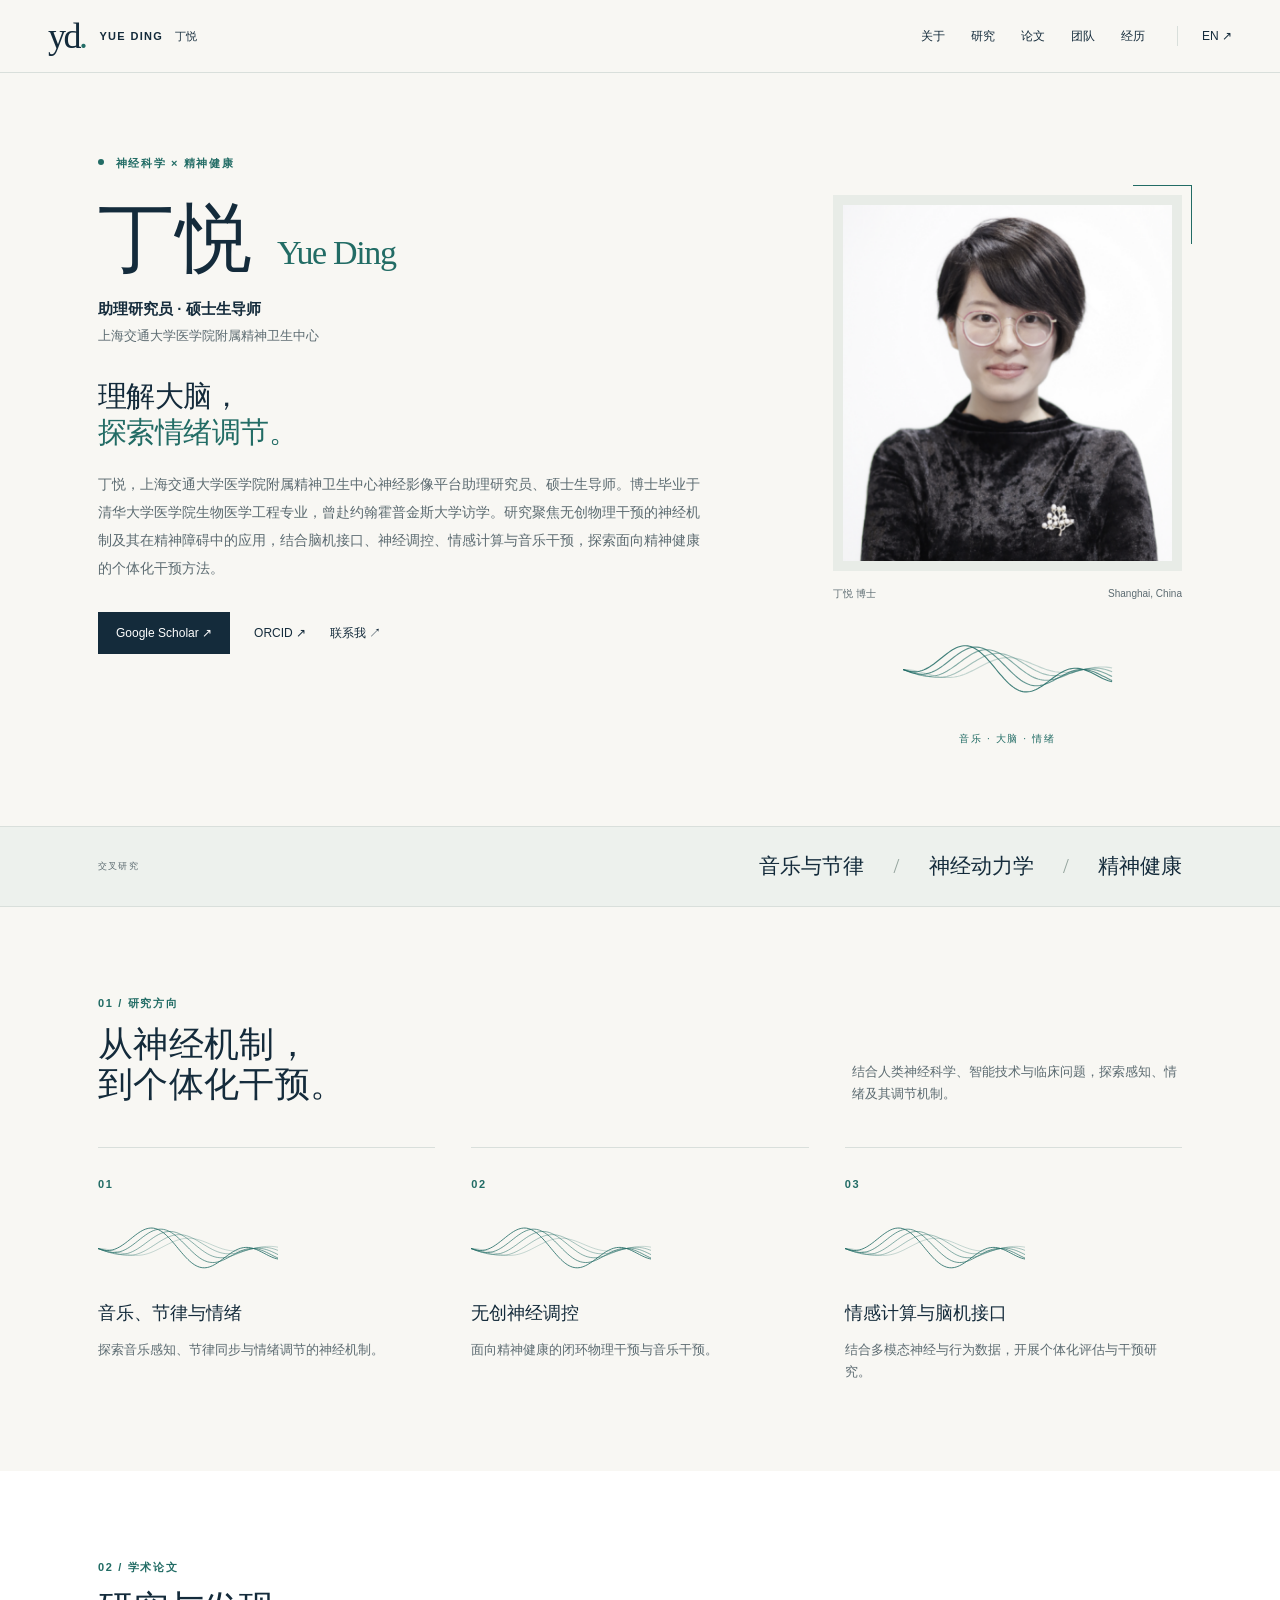
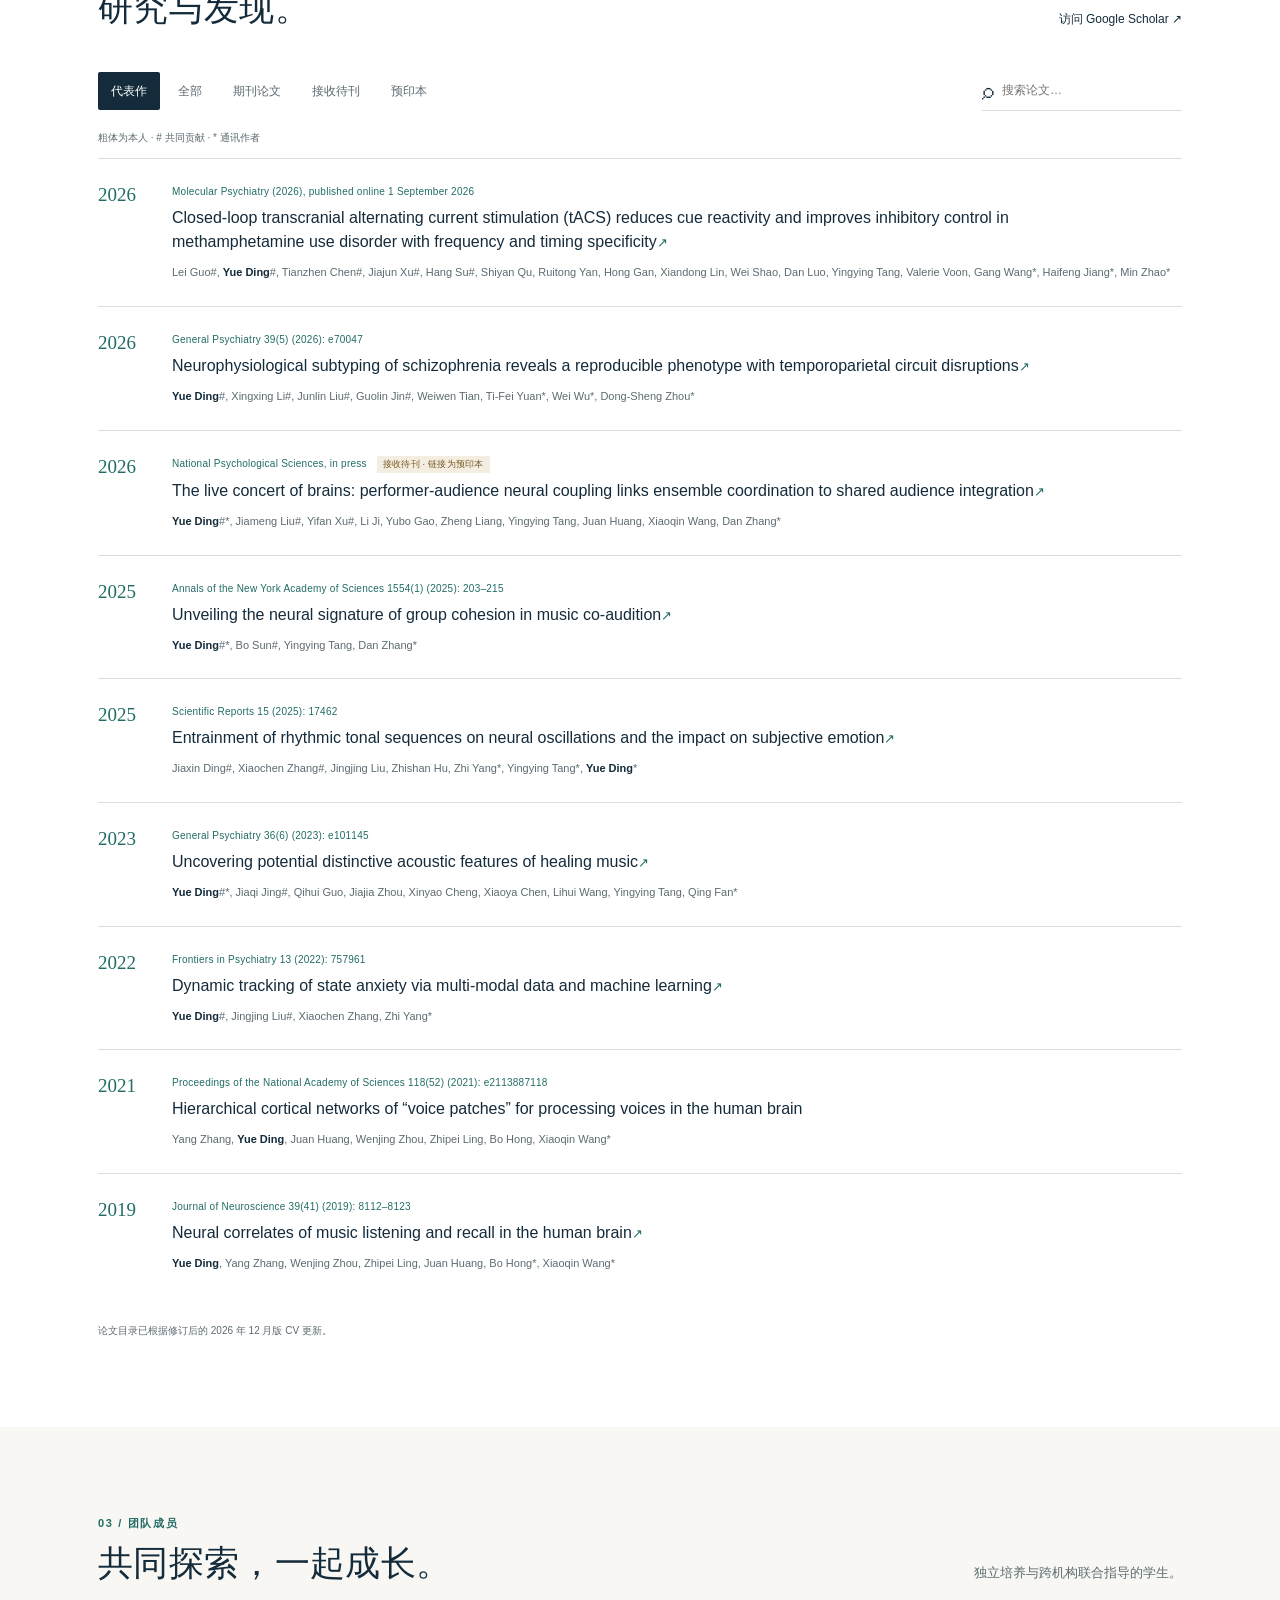
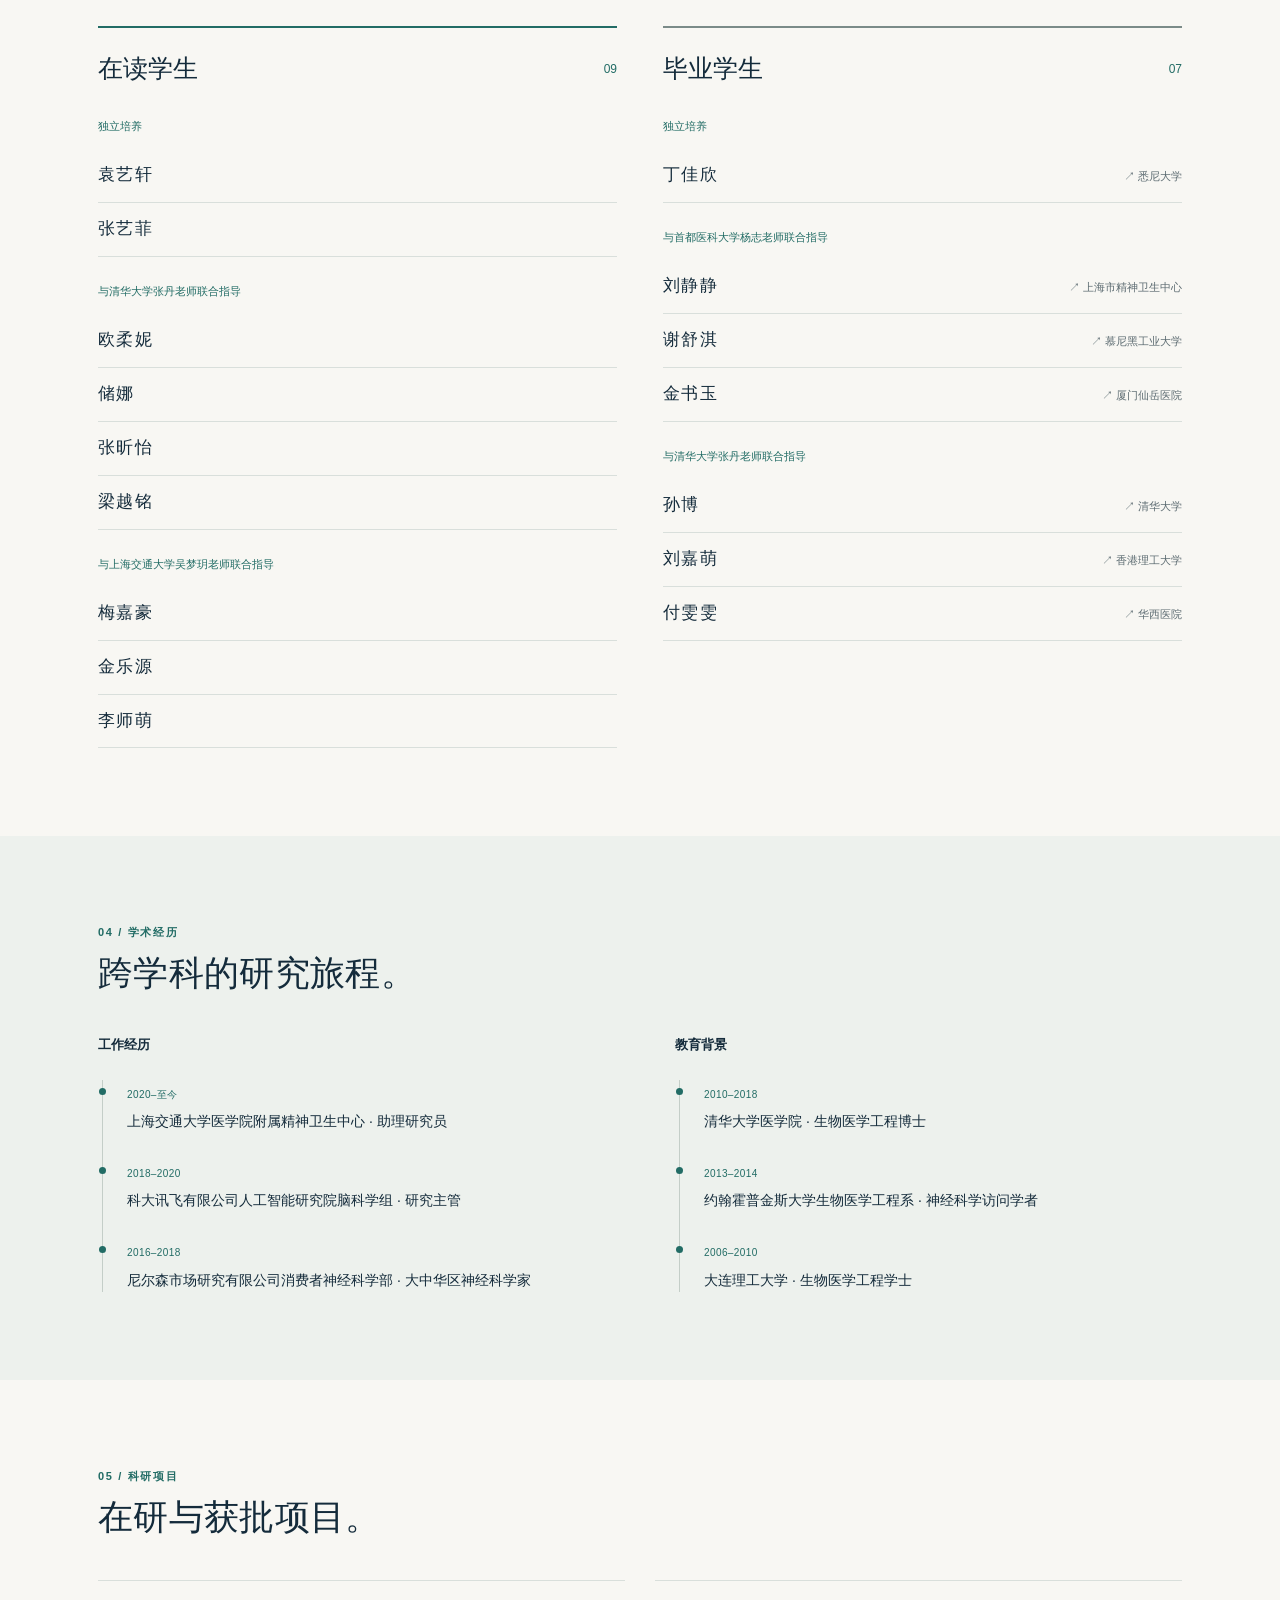
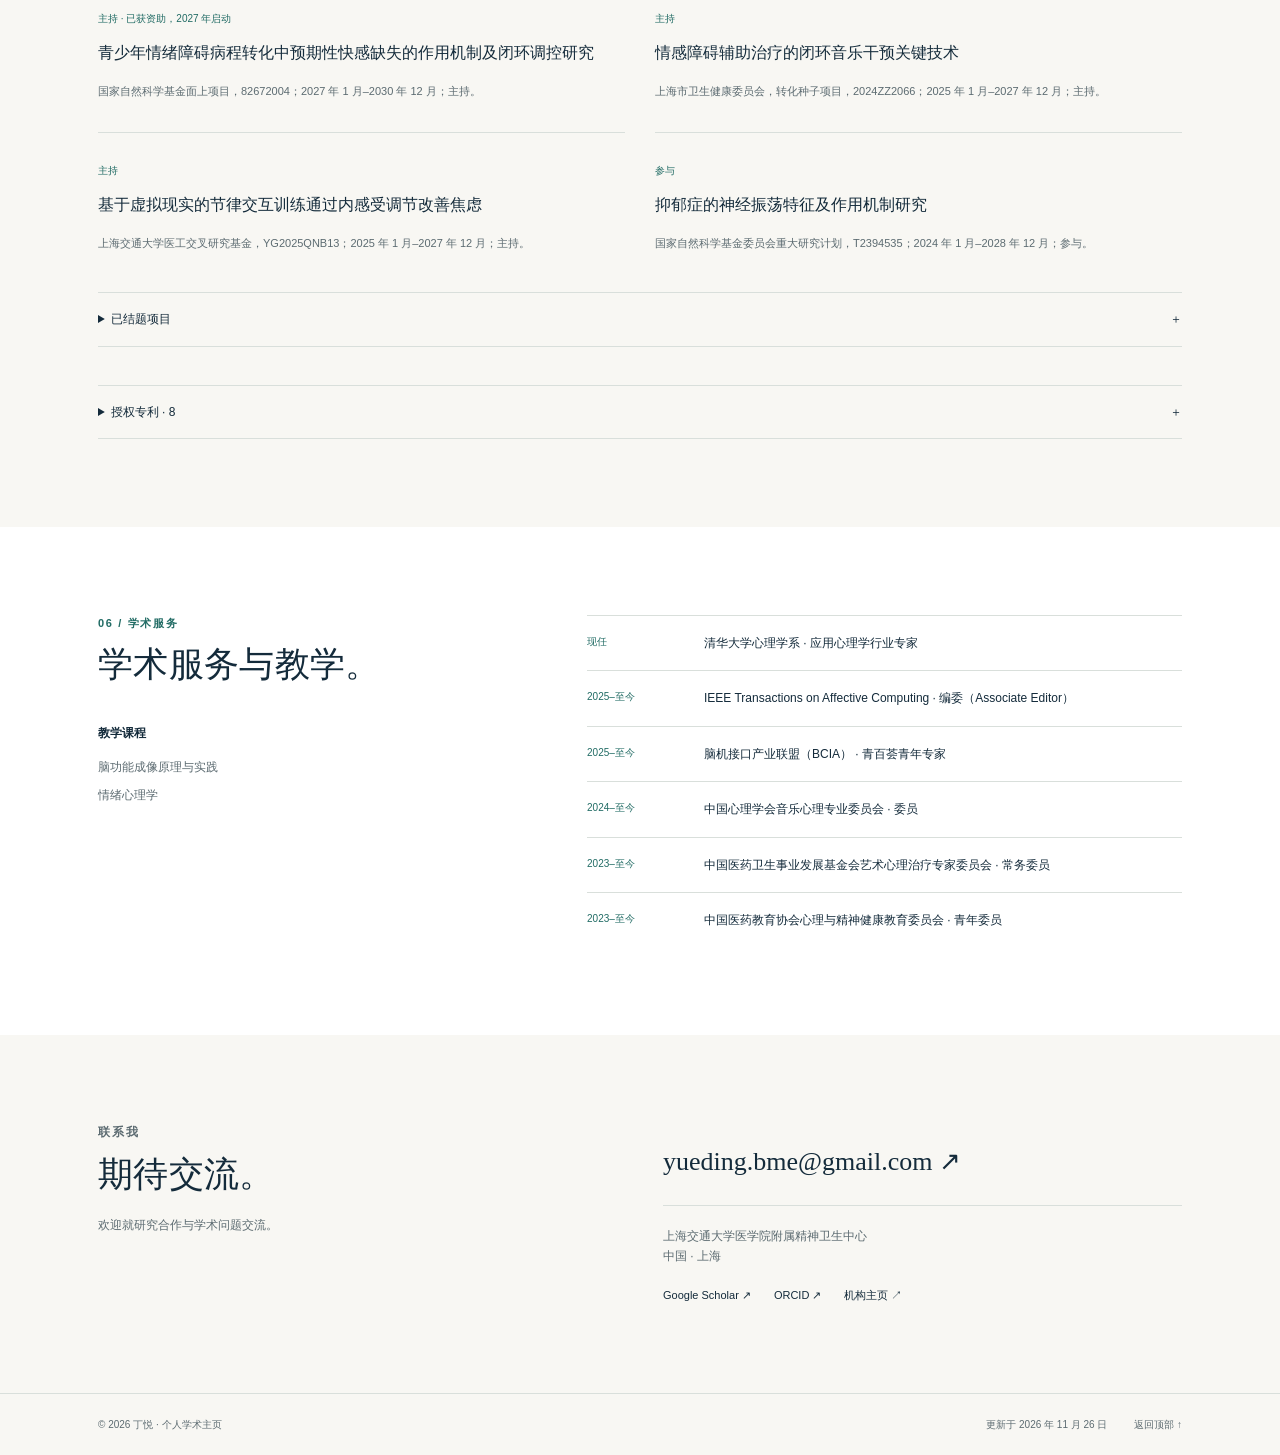
<file: zh.html>
<!doctype html>
<html lang="zh-CN">
<head><meta charset="utf-8"><meta name="viewport" content="width=device-width, initial-scale=1"><meta name="color-scheme" content="light">
<title>丁悦 · 神经科学与精神健康</title>
<meta name="description" content="丁悦，上海交通大学医学院附属精神卫生中心助理研究员、硕士生导师。研究音乐干预、神经调控、情感计算与精神健康。"><meta property="og:title" content="Yue Ding 丁悦 · Neuroscience & Mental Health"><meta property="og:description" content="丁悦，上海交通大学医学院附属精神卫生中心助理研究员、硕士生导师。研究音乐干预、神经调控、情感计算与精神健康。"><meta property="og:type" content="website"><meta property="og:image" content="https://freyating.github.io/assets/portrait.png">
<link rel="canonical" href="https://freyating.github.io/zh.html"><link rel="alternate" hreflang="en" href="https://freyating.github.io/"><link rel="alternate" hreflang="zh-CN" href="https://freyating.github.io/zh.html"><link rel="icon" href="assets/favicon.svg" type="image/svg+xml"><link rel="stylesheet" href="styles.css"><script src="app.js" defer></script></head>
<body><a class="skip" href="#main">跳转到正文</a>
<header class="site-header"><div class="header-inner"><a href="#" class="brand" aria-label="Yue Ding home"><span class="brand-symbol" aria-hidden="true">yd<span>.</span></span><span>YUE DING <span class="brand-cn" lang="zh-CN">丁悦</span></span></a><nav aria-label="主导航"><a href="#about">关于</a><a href="#research">研究</a><a href="#publications">论文</a><a href="#group">团队</a><a href="#experience">经历</a></nav><a class="language" href="index.html" lang="en" aria-label="切换至英文">EN <span aria-hidden="true">↗</span></a></div></header>
<main id="main"><section class="hero wrap" id="about"><div class="hero-copy"><p class="eyebrow"><span class="small-dot"></span> 神经科学 × 精神健康</p><h1>丁悦<span class="name-cn">Yue Ding</span></h1><p class="role">助理研究员 · 硕士生导师</p><p class="affiliation">上海交通大学医学院附属精神卫生中心</p><p class="hero-statement">理解大脑，<br><em>探索情绪调节。</em></p><p class="intro">丁悦，上海交通大学医学院附属精神卫生中心神经影像平台助理研究员、硕士生导师。博士毕业于清华大学医学院生物医学工程专业，曾赴约翰霍普金斯大学访学。研究聚焦无创物理干预的神经机制及其在精神障碍中的应用，结合脑机接口、神经调控、情感计算与音乐干预，探索面向精神健康的个体化干预方法。</p><div class="hero-links"><a class="button primary" href="https://scholar.google.com.hk/citations?user=dxGB4PkAAAAJ&amp;hl=zh-CN" target="_blank" rel="noopener noreferrer">Google Scholar<span aria-hidden="true"> ↗</span></a><a class="text-link" href="https://orcid.org/0000-0003-3662-8265" target="_blank" rel="noopener noreferrer">ORCID<span aria-hidden="true"> ↗</span></a><a class="text-link" href="#contact">联系我 <span aria-hidden="true">↗</span></a></div></div><div class="portrait-column"><div class="portrait-frame"><img src="assets/portrait.png" alt="丁悦个人照片" width="410" height="389" fetchpriority="high"></div><div class="portrait-caption"><span>丁悦 博士</span><span>Shanghai, China</span></div><div class="hero-wave"><svg viewBox="0 0 220 100" fill="none" stroke="currentColor" stroke-width="1.2" aria-hidden="true"><polyline points="0,50.0 2,50.03577720771514 4,50.14253424051206 6,50.31855533229557 8,50.561007447156705 10,50.86597976100986 12,51.22853818170181 14,51.642794165685345 16,52.1019868947259 18,52.59857769417406 20,53.1243554075545 22,53.67055129285339 24,54.2279618759554 26,54.78707808794984 28,55.3382189269672 30,55.87166782298942 32,56.377809846544864 34,56.847267889861804 36,57.27103596208208 38,57.64060777835515 40,57.94809888552672 42,58.18636065385694 44,58.349084573577755 46,58.430895425650796 48,58.427432046048516 50,58.335414570226675 52,58.1526972269199 54,57.87830594550742 56,57.512460246322874 58,57.05657909564478 60,56.513270623830536 62,55.886305823213476 64,55.1805765590172 66,54.402038438724105 68,53.55763929019261 70,52.65523419357846 72,51.703488194143965 74,50.711767989871014 76,49.69002403717041 78,48.648664647881006 80,47.598423759416846 82,46.550224145878595 84,45.51503790003288 86,44.50374605343779 88,43.526999214148326 90,42.59508108820619 92,41.71777671268141 94,40.90424716490785 96,40.16291242559328 98,39.50134396386286 100,38.92616848149377 102,38.44298410338748 104,38.05629013373513 106,37.76943131462697 108,37.584557328509156 110,37.50259808054215 112,37.5232550843414 114,37.645009057656715 116,37.86514361620633 118,38.179784737076425 120,38.58395545075884 122,39.07164501590026 124,39.63589163594634 126,40.26887759471972 128,40.96203552103323 130,41.70616434296559 132,42.491553362437344 134,43.30811277197447 136,44.14550884950701 138,44.9933020048797 140,45.84108581429167 142,46.67862516663453 144,47.4959916588281 146,48.283694415577536 148,49.032804571975625 150,49.7350717441923 152,50.38303092295338 154,50.97009835512789 156,51.49065512874712 158,51.94011734413771 160,52.314991936295804 162,52.61291740869039 164,52.83268894371803 166,52.97426756726075 168,53.03877326135107 170,53.02846213688876 172,52.9466879947323 174,52.79784881537391 176,52.58731892193102 178,52.32136775558007 180,52.00706638418749 182,51.65218303129973 184,51.26506906158456 186,50.854536988254104 188,50.42973217619319 190,50.0 192,49.574750277761964 194,49.16332083830449 196,48.77484209136377 198,48.418104456488585 200,48.10143046765538 202,47.83255330711078 204,47.618503434696386 206,47.46550486904336 208,47.378882546036685 210,47.36298202961531 212,47.421102682329135 214,47.555445220389025 216,47.76707438269372 218,48.055897238142165 220,48.42065744322146" opacity="0.25"/><polyline points="0,50.0 2,50.332656952637926 4,50.738025287404525 6,51.20786554482622 8,51.73287760056223 10,52.30283396528468 12,52.906726092114944 14,53.532921691529 16,54.16933090356331 18,54.80357905622688 20,55.42318364889116 22,56.015733141312865 24,56.569065103631544 26,57.071441290521285 28,57.51171724355798 30,57.87950409924072 32,58.16532038498484 34,58.36073172036866 36,58.45847650413965 38,58.45257585676083 40,58.33842630104494 42,58.11287389680168 44,57.774268796256216 46,57.322499451888895 48,56.759005983713095 50,56.08677249512315 52,55.310298411488574 54,54.43554919978675 56,53.46988710690779 58,52.42198282505093 60,51.30170925119562 62,50.120018750472774 64,48.88880555709328 66,47.62075514828134 68,46.32918260367815 70,45.02786211252669 72,43.73084991159322 74,42.45230302658985 76,41.20629624761672 78,40.00663979405855 80,38.866700116109605 82,37.79922623877018 84,36.816183980315614 86,35.928600271880946 88,35.14641966935295 90,34.47837498504758 92,33.93187377688669 94,33.51290221953833 96,33.22594764813237 98,33.073940813869996 100,33.05821862550816 102,33.178507874906806 104,33.43293016230574 106,33.81802795157027 108,34.32881140116846 110,34.9588253369655 112,35.70023546182259 114,36.54393263813519 116,37.4796538363378 118,38.496118118325086 120,39.581175822723345 122,40.721968941720114 124,41.90510052911933 126,43.11681085846229 128,44.3431579600713 130,45.570200107948594 132,46.78417780237839 134,47.97169280217089 136,49.119881801640354 138,50.216582421066256 140,51.2504892845462 142,52.2112980943853 144,53.08983577464746 146,53.87817494600279 148,54.56973120697542 150,55.15934193024346 152,55.64332553360294 154,56.01952045018355 156,56.287303297906554 158,56.447586030276085 160,56.502792135574055 162,56.45681223552855 164,56.3149397137005 166,56.083787274403974 168,55.77118559128024 170,55.38606544718643 172,54.938324990554804 174,54.43868393480249 176,53.898526703997995 178,53.32973667743021 180,52.74452380595471 182,52.15524796238544 184,51.574240445548 186,51.0136260821374 188,50.48514836189981 190,50.0 192,49.56866124631133 194,49.20074815577666 196,48.904872898368424 198,48.68851802336137 200,48.557926402841126 202,48.5180083661782 204,48.57226730348584 206,48.72274476501982 208,48.969985818467244 210,49.3130251507004 212,49.74939411857079 214,50.2751486685068 216,50.88491776091452 218,51.57197165650871 220,52.32830915149771" opacity="0.4"/><polyline points="0,50.0 2,50.64286044915858 4,51.324208588200676 6,52.029461784427774 8,52.743608213964 10,53.451423844873865 12,54.13769252436066 14,54.78742615585333 16,55.38608195007654 18,55.91977377339458 20,56.37547469629557 22,56.741207963761084 24,57.006223765840325 26,57.16115937889795 28,57.198180473130314 30,57.111101636999116 32,56.895484450761806 34,56.548711745473796 36,56.070037006580506 38,55.46060821813845 40,54.723465790242386 42,53.8635145636987 44,52.88747023761508 46,51.80378091261118 48,50.62252478009738 50,49.355285311942595 52,48.01500561047428 54,46.61582386198264 56,45.17289209390235 58,43.70218066313551 60,42.22027109748118 62,40.74414007121263 64,39.29093741733689 66,37.87776116133527 68,36.52143260309889 70,35.238274474770776 72,34.04389516226648 74,32.95298189790552 76,31.97910571192899 78,31.13454077331918 80,30.43010055740126 82,29.87499305180001 84,29.476696956500593 86,29.240860551478626 88,29.171224600436823 90,29.2695703357361 92,29.53569323201097 94,29.96740292877652 96,30.560549310262054 98,31.309074398504386 100,32.20508936816432 102,33.23897565329282 104,34.399508791941514 106,35.67400334847119 108,37.04847696979975 110,38.50783137448125 112,40.03604784589942 114,41.61639460607049 116,43.23164328721041 118,44.864291596486794 120,46.49678918688946 122,48.111763705025986 124,49.69224398545037 126,51.22187740087583 128,52.68513845776463 130,54.06752584624318 132,55.355745310440945 134,56.53787589806461 136,57.60351737368694 138,58.54391683579739 140,59.35207285966443 142,60.02281579268367 144,60.552863152005884 146,60.94084941147919 148,61.18732981173736 150,61.29475817892654 152,61.26743908932478 154,61.11145506421333 156,60.83456981710829 158,60.44610889928285 160,59.95681939502529 162,59.378710601149834 164,58.724877882077124 166,58.00931211885449 168,57.24669736472203 170,56.45219947862101 172,55.64124862924057 174,54.829318644167586 176,54.03170622033727 178,53.26331301271711 180,52.53843357798694 182,51.87055206945064 184,51.27215045962296 186,50.75453090950263 188,50.32765471060511 190,50.0 192,49.778440192939 194,49.66814479563518 196,49.672503956184194 198,49.79307778862868 200,50.02957116813539 202,50.37983434874509 204,50.83988940386348 206,51.40398213834527 208,52.064658774443686 210,52.812866376747834 212,53.63807565808034 214,54.52842450355383 216,55.470880267718044 218,56.45141864379419 220,57.45521667785808" opacity="0.55"/><polyline points="0,50.0 2,50.81568978279968 4,51.602574156333525 6,52.34316984902648 8,53.02068220961847 10,53.61924961466398 12,54.124175047998456 14,54.52214167520786 16,54.80140945336762 18,54.95199007371136 20,54.96579782896279 22,54.83677432383341 24,54.56098530223015 26,54.13668824322186 28,53.56436977465692 30,52.84675236313158 32,51.988770156230416 34,50.99751427194578 36,49.88214824525898 38,48.65379474740855 40,47.325395083889624 42,45.91154334743199 44,44.42829744707773 46,42.89296954935195 48,41.323898748123064 50,39.74020902228179 52,38.161555741541925 54,36.60786413775291 56,35.0990632699837 58,33.65481907478255 60,32.29427010757922 62,31.03576954697054 64,29.896636951076623 66,28.89292312538388 68,28.039191286253523 70,27.348317485936366 72,26.83131300644661 74,26.497171134500455 76,26.352740401910367 78,26.40262601977304 80,26.64912085531229 82,27.092166902467756 84,27.72934778663539 86,28.555912425918162 88,29.56482955148996 90,30.74687237388644 92,32.09073227583858 94,33.58316002114914 96,35.20913259836853 98,36.95204347266989 100,38.79391370402097 102,40.71562110876833 104,42.69714439888638 106,44.717819031682154 108,46.75660134541188 110,48.79233744518243 112,50.804033240180715 114,52.77112201855202 116,54.67372598033147 118,56.49290823125645 120,58.21091186993727 122,59.81138297598045 124,61.27957452487314 126,62.60252851379478 128,63.76923387752532 130,64.77075810127495 132,65.60035079313457 134,66.25351785812293 136,66.72806531335118 138,67.02411219426163 140,67.14407241966855 142,67.09260590278322 144,66.87653961086778 146,66.50475968201094 148,65.98807609826424 150,65.33906178473158 152,64.571868349161 154,63.70202099147664 156,62.74619539325508 158,61.72197963959752 160,60.647624426901565 162,59.541784966975456 164,58.42325810864366 166,57.31071826097191 168,56.22245571664418 170,55.17612093966247 172,54.18847829888393 174,53.275172599081 176,52.450511585971476 178,51.72726738339434 180,51.116499562461996 182,50.62740224760251 184,50.26717733691448 186,50.040935558628256 188,49.9516267065207 190,50.0 192,50.18459510464318 194,50.50176393178513 196,50.945722916976734 198,51.508635062424034 200,52.18072062350861 202,52.950394929659076 204,53.80443146047552 206,54.72814795410799 208,55.7056130111162 210,56.719870377642486 212,57.75317785049976 214,58.78725754698179 216,59.803554126551326 218,60.78349744216638 220,61.70876603734894" opacity="0.7"/><polyline points="0,50.0 2,50.72555799008822 4,51.3409933359748 6,51.83186454984027 8,52.18568482887874 10,52.392105815002274 12,52.4430716959436 14,52.332941526633974 16,52.058578081747754 18,51.61940200526663 20,51.01741049466004 22,50.25716023941596 24,49.34571481965537 26,48.29255725384301 28,47.10946885861771 30,45.810376042088905 32,44.411167088369936 34,42.92948139973356 36,41.38447403804165 38,39.79655874393547 40,38.18713290611006 42,36.578288199851684 44,34.99251081054467 46,33.45237530138664 48,31.980236273139337 50,30.597921996181455 52,29.326434170974082 54,28.185657892619165 56,27.19408575956871 58,26.368559877557566 60,25.724035270035724 62,25.27336791900764 64,25.02713032912933 66,24.99345713764307 68,25.177922888251207 70,25.583453653812672 72,26.21027373664702 74,27.05588820241896 76,28.11510152044488 78,29.380072096347373 80,30.840401998868927 82,32.48326070788916 84,34.29354125169479 86,36.254046664534656 88,38.345704286365475 90,40.547805050991826 92,42.838264571609024 94,45.19390253862823 96,47.59073669758238 98,50.004287478217655 100,52.40988920223025 102,54.78300370845548 104,57.099532201854224 106,59.336121156807536 108,61.47045818569986 110,63.48155391945275 112,65.35000613572845 114,67.0582426104005 116,68.59073945533831 118,69.934212036686 120,71.07777593815422 122,72.01307583837504 124,72.73438060462149 126,73.23864336130552 128,73.52552576446891 130,73.59738619657587 132,73.45923208276824 134,73.1186370137705 136,72.58562383528243 138,71.87251532255515 140,70.99375449570331 142,69.96569704025683 144,68.80637867296703 146,67.5352606298794 148,66.1729567476128 150,64.74094585566729 152,63.26127339408846 154,61.756246314287615 156,60.24812540932102 158,58.75881925227428 160,57.309583897150006 162,55.92073241615037 164,54.6113582115791 166,53.39907585160165 168,52.29978293936074 170,51.32744623770102 172,50.49391494090318 174,49.80876361484896 176,49.27916692295006 178,48.90980782244899 180,48.702820460202204 182,48.65776852495796 184,48.77165933083691 186,49.0389934207473 188,49.4518489954026 190,50.0 192,50.671066242880485 194,51.450693484824846 196,52.32276102994737 198,53.26961397495335 200,54.27231693789649 202,55.31092579505595 204,56.36477370911414 206,57.41276753677937 208,58.433690562009104 210,59.40650741397263 212,60.31066699802904 214,61.12639929370852 216,61.83500195562594 218,62.419112790321506 220,62.862964372358114" opacity="0.85"/></svg><span>音乐 · 大脑 · 情绪</span></div></div></section>
<div class="research-strip"><div class="wrap"><span>交叉研究</span><p>音乐与节律<i> / </i>神经动力学<i> / </i>精神健康</p></div></div>
<section id="research" class="section wrap"><div class="section-heading"><div><p class="eyebrow">01 / 研究方向</p><h2>从神经机制，<br>到个体化干预。</h2></div><p>结合人类神经科学、智能技术与临床问题，探索感知、情绪及其调节机制。</p></div><div class="themes"><article class="theme"><span class="eyebrow">01</span><svg viewBox="0 0 220 100" fill="none" stroke="currentColor" stroke-width="1.2" aria-hidden="true"><polyline points="0,50.0 2,50.03577720771514 4,50.14253424051206 6,50.31855533229557 8,50.561007447156705 10,50.86597976100986 12,51.22853818170181 14,51.642794165685345 16,52.1019868947259 18,52.59857769417406 20,53.1243554075545 22,53.67055129285339 24,54.2279618759554 26,54.78707808794984 28,55.3382189269672 30,55.87166782298942 32,56.377809846544864 34,56.847267889861804 36,57.27103596208208 38,57.64060777835515 40,57.94809888552672 42,58.18636065385694 44,58.349084573577755 46,58.430895425650796 48,58.427432046048516 50,58.335414570226675 52,58.1526972269199 54,57.87830594550742 56,57.512460246322874 58,57.05657909564478 60,56.513270623830536 62,55.886305823213476 64,55.1805765590172 66,54.402038438724105 68,53.55763929019261 70,52.65523419357846 72,51.703488194143965 74,50.711767989871014 76,49.69002403717041 78,48.648664647881006 80,47.598423759416846 82,46.550224145878595 84,45.51503790003288 86,44.50374605343779 88,43.526999214148326 90,42.59508108820619 92,41.71777671268141 94,40.90424716490785 96,40.16291242559328 98,39.50134396386286 100,38.92616848149377 102,38.44298410338748 104,38.05629013373513 106,37.76943131462697 108,37.584557328509156 110,37.50259808054215 112,37.5232550843414 114,37.645009057656715 116,37.86514361620633 118,38.179784737076425 120,38.58395545075884 122,39.07164501590026 124,39.63589163594634 126,40.26887759471972 128,40.96203552103323 130,41.70616434296559 132,42.491553362437344 134,43.30811277197447 136,44.14550884950701 138,44.9933020048797 140,45.84108581429167 142,46.67862516663453 144,47.4959916588281 146,48.283694415577536 148,49.032804571975625 150,49.7350717441923 152,50.38303092295338 154,50.97009835512789 156,51.49065512874712 158,51.94011734413771 160,52.314991936295804 162,52.61291740869039 164,52.83268894371803 166,52.97426756726075 168,53.03877326135107 170,53.02846213688876 172,52.9466879947323 174,52.79784881537391 176,52.58731892193102 178,52.32136775558007 180,52.00706638418749 182,51.65218303129973 184,51.26506906158456 186,50.854536988254104 188,50.42973217619319 190,50.0 192,49.574750277761964 194,49.16332083830449 196,48.77484209136377 198,48.418104456488585 200,48.10143046765538 202,47.83255330711078 204,47.618503434696386 206,47.46550486904336 208,47.378882546036685 210,47.36298202961531 212,47.421102682329135 214,47.555445220389025 216,47.76707438269372 218,48.055897238142165 220,48.42065744322146" opacity="0.25"/><polyline points="0,50.0 2,50.332656952637926 4,50.738025287404525 6,51.20786554482622 8,51.73287760056223 10,52.30283396528468 12,52.906726092114944 14,53.532921691529 16,54.16933090356331 18,54.80357905622688 20,55.42318364889116 22,56.015733141312865 24,56.569065103631544 26,57.071441290521285 28,57.51171724355798 30,57.87950409924072 32,58.16532038498484 34,58.36073172036866 36,58.45847650413965 38,58.45257585676083 40,58.33842630104494 42,58.11287389680168 44,57.774268796256216 46,57.322499451888895 48,56.759005983713095 50,56.08677249512315 52,55.310298411488574 54,54.43554919978675 56,53.46988710690779 58,52.42198282505093 60,51.30170925119562 62,50.120018750472774 64,48.88880555709328 66,47.62075514828134 68,46.32918260367815 70,45.02786211252669 72,43.73084991159322 74,42.45230302658985 76,41.20629624761672 78,40.00663979405855 80,38.866700116109605 82,37.79922623877018 84,36.816183980315614 86,35.928600271880946 88,35.14641966935295 90,34.47837498504758 92,33.93187377688669 94,33.51290221953833 96,33.22594764813237 98,33.073940813869996 100,33.05821862550816 102,33.178507874906806 104,33.43293016230574 106,33.81802795157027 108,34.32881140116846 110,34.9588253369655 112,35.70023546182259 114,36.54393263813519 116,37.4796538363378 118,38.496118118325086 120,39.581175822723345 122,40.721968941720114 124,41.90510052911933 126,43.11681085846229 128,44.3431579600713 130,45.570200107948594 132,46.78417780237839 134,47.97169280217089 136,49.119881801640354 138,50.216582421066256 140,51.2504892845462 142,52.2112980943853 144,53.08983577464746 146,53.87817494600279 148,54.56973120697542 150,55.15934193024346 152,55.64332553360294 154,56.01952045018355 156,56.287303297906554 158,56.447586030276085 160,56.502792135574055 162,56.45681223552855 164,56.3149397137005 166,56.083787274403974 168,55.77118559128024 170,55.38606544718643 172,54.938324990554804 174,54.43868393480249 176,53.898526703997995 178,53.32973667743021 180,52.74452380595471 182,52.15524796238544 184,51.574240445548 186,51.0136260821374 188,50.48514836189981 190,50.0 192,49.56866124631133 194,49.20074815577666 196,48.904872898368424 198,48.68851802336137 200,48.557926402841126 202,48.5180083661782 204,48.57226730348584 206,48.72274476501982 208,48.969985818467244 210,49.3130251507004 212,49.74939411857079 214,50.2751486685068 216,50.88491776091452 218,51.57197165650871 220,52.32830915149771" opacity="0.4"/><polyline points="0,50.0 2,50.64286044915858 4,51.324208588200676 6,52.029461784427774 8,52.743608213964 10,53.451423844873865 12,54.13769252436066 14,54.78742615585333 16,55.38608195007654 18,55.91977377339458 20,56.37547469629557 22,56.741207963761084 24,57.006223765840325 26,57.16115937889795 28,57.198180473130314 30,57.111101636999116 32,56.895484450761806 34,56.548711745473796 36,56.070037006580506 38,55.46060821813845 40,54.723465790242386 42,53.8635145636987 44,52.88747023761508 46,51.80378091261118 48,50.62252478009738 50,49.355285311942595 52,48.01500561047428 54,46.61582386198264 56,45.17289209390235 58,43.70218066313551 60,42.22027109748118 62,40.74414007121263 64,39.29093741733689 66,37.87776116133527 68,36.52143260309889 70,35.238274474770776 72,34.04389516226648 74,32.95298189790552 76,31.97910571192899 78,31.13454077331918 80,30.43010055740126 82,29.87499305180001 84,29.476696956500593 86,29.240860551478626 88,29.171224600436823 90,29.2695703357361 92,29.53569323201097 94,29.96740292877652 96,30.560549310262054 98,31.309074398504386 100,32.20508936816432 102,33.23897565329282 104,34.399508791941514 106,35.67400334847119 108,37.04847696979975 110,38.50783137448125 112,40.03604784589942 114,41.61639460607049 116,43.23164328721041 118,44.864291596486794 120,46.49678918688946 122,48.111763705025986 124,49.69224398545037 126,51.22187740087583 128,52.68513845776463 130,54.06752584624318 132,55.355745310440945 134,56.53787589806461 136,57.60351737368694 138,58.54391683579739 140,59.35207285966443 142,60.02281579268367 144,60.552863152005884 146,60.94084941147919 148,61.18732981173736 150,61.29475817892654 152,61.26743908932478 154,61.11145506421333 156,60.83456981710829 158,60.44610889928285 160,59.95681939502529 162,59.378710601149834 164,58.724877882077124 166,58.00931211885449 168,57.24669736472203 170,56.45219947862101 172,55.64124862924057 174,54.829318644167586 176,54.03170622033727 178,53.26331301271711 180,52.53843357798694 182,51.87055206945064 184,51.27215045962296 186,50.75453090950263 188,50.32765471060511 190,50.0 192,49.778440192939 194,49.66814479563518 196,49.672503956184194 198,49.79307778862868 200,50.02957116813539 202,50.37983434874509 204,50.83988940386348 206,51.40398213834527 208,52.064658774443686 210,52.812866376747834 212,53.63807565808034 214,54.52842450355383 216,55.470880267718044 218,56.45141864379419 220,57.45521667785808" opacity="0.55"/><polyline points="0,50.0 2,50.81568978279968 4,51.602574156333525 6,52.34316984902648 8,53.02068220961847 10,53.61924961466398 12,54.124175047998456 14,54.52214167520786 16,54.80140945336762 18,54.95199007371136 20,54.96579782896279 22,54.83677432383341 24,54.56098530223015 26,54.13668824322186 28,53.56436977465692 30,52.84675236313158 32,51.988770156230416 34,50.99751427194578 36,49.88214824525898 38,48.65379474740855 40,47.325395083889624 42,45.91154334743199 44,44.42829744707773 46,42.89296954935195 48,41.323898748123064 50,39.74020902228179 52,38.161555741541925 54,36.60786413775291 56,35.0990632699837 58,33.65481907478255 60,32.29427010757922 62,31.03576954697054 64,29.896636951076623 66,28.89292312538388 68,28.039191286253523 70,27.348317485936366 72,26.83131300644661 74,26.497171134500455 76,26.352740401910367 78,26.40262601977304 80,26.64912085531229 82,27.092166902467756 84,27.72934778663539 86,28.555912425918162 88,29.56482955148996 90,30.74687237388644 92,32.09073227583858 94,33.58316002114914 96,35.20913259836853 98,36.95204347266989 100,38.79391370402097 102,40.71562110876833 104,42.69714439888638 106,44.717819031682154 108,46.75660134541188 110,48.79233744518243 112,50.804033240180715 114,52.77112201855202 116,54.67372598033147 118,56.49290823125645 120,58.21091186993727 122,59.81138297598045 124,61.27957452487314 126,62.60252851379478 128,63.76923387752532 130,64.77075810127495 132,65.60035079313457 134,66.25351785812293 136,66.72806531335118 138,67.02411219426163 140,67.14407241966855 142,67.09260590278322 144,66.87653961086778 146,66.50475968201094 148,65.98807609826424 150,65.33906178473158 152,64.571868349161 154,63.70202099147664 156,62.74619539325508 158,61.72197963959752 160,60.647624426901565 162,59.541784966975456 164,58.42325810864366 166,57.31071826097191 168,56.22245571664418 170,55.17612093966247 172,54.18847829888393 174,53.275172599081 176,52.450511585971476 178,51.72726738339434 180,51.116499562461996 182,50.62740224760251 184,50.26717733691448 186,50.040935558628256 188,49.9516267065207 190,50.0 192,50.18459510464318 194,50.50176393178513 196,50.945722916976734 198,51.508635062424034 200,52.18072062350861 202,52.950394929659076 204,53.80443146047552 206,54.72814795410799 208,55.7056130111162 210,56.719870377642486 212,57.75317785049976 214,58.78725754698179 216,59.803554126551326 218,60.78349744216638 220,61.70876603734894" opacity="0.7"/><polyline points="0,50.0 2,50.72555799008822 4,51.3409933359748 6,51.83186454984027 8,52.18568482887874 10,52.392105815002274 12,52.4430716959436 14,52.332941526633974 16,52.058578081747754 18,51.61940200526663 20,51.01741049466004 22,50.25716023941596 24,49.34571481965537 26,48.29255725384301 28,47.10946885861771 30,45.810376042088905 32,44.411167088369936 34,42.92948139973356 36,41.38447403804165 38,39.79655874393547 40,38.18713290611006 42,36.578288199851684 44,34.99251081054467 46,33.45237530138664 48,31.980236273139337 50,30.597921996181455 52,29.326434170974082 54,28.185657892619165 56,27.19408575956871 58,26.368559877557566 60,25.724035270035724 62,25.27336791900764 64,25.02713032912933 66,24.99345713764307 68,25.177922888251207 70,25.583453653812672 72,26.21027373664702 74,27.05588820241896 76,28.11510152044488 78,29.380072096347373 80,30.840401998868927 82,32.48326070788916 84,34.29354125169479 86,36.254046664534656 88,38.345704286365475 90,40.547805050991826 92,42.838264571609024 94,45.19390253862823 96,47.59073669758238 98,50.004287478217655 100,52.40988920223025 102,54.78300370845548 104,57.099532201854224 106,59.336121156807536 108,61.47045818569986 110,63.48155391945275 112,65.35000613572845 114,67.0582426104005 116,68.59073945533831 118,69.934212036686 120,71.07777593815422 122,72.01307583837504 124,72.73438060462149 126,73.23864336130552 128,73.52552576446891 130,73.59738619657587 132,73.45923208276824 134,73.1186370137705 136,72.58562383528243 138,71.87251532255515 140,70.99375449570331 142,69.96569704025683 144,68.80637867296703 146,67.5352606298794 148,66.1729567476128 150,64.74094585566729 152,63.26127339408846 154,61.756246314287615 156,60.24812540932102 158,58.75881925227428 160,57.309583897150006 162,55.92073241615037 164,54.6113582115791 166,53.39907585160165 168,52.29978293936074 170,51.32744623770102 172,50.49391494090318 174,49.80876361484896 176,49.27916692295006 178,48.90980782244899 180,48.702820460202204 182,48.65776852495796 184,48.77165933083691 186,49.0389934207473 188,49.4518489954026 190,50.0 192,50.671066242880485 194,51.450693484824846 196,52.32276102994737 198,53.26961397495335 200,54.27231693789649 202,55.31092579505595 204,56.36477370911414 206,57.41276753677937 208,58.433690562009104 210,59.40650741397263 212,60.31066699802904 214,61.12639929370852 216,61.83500195562594 218,62.419112790321506 220,62.862964372358114" opacity="0.85"/></svg><h3>音乐、节律与情绪</h3><p>探索音乐感知、节律同步与情绪调节的神经机制。</p></article><article class="theme"><span class="eyebrow">02</span><svg viewBox="0 0 220 100" fill="none" stroke="currentColor" stroke-width="1.2" aria-hidden="true"><polyline points="0,50.0 2,50.03577720771514 4,50.14253424051206 6,50.31855533229557 8,50.561007447156705 10,50.86597976100986 12,51.22853818170181 14,51.642794165685345 16,52.1019868947259 18,52.59857769417406 20,53.1243554075545 22,53.67055129285339 24,54.2279618759554 26,54.78707808794984 28,55.3382189269672 30,55.87166782298942 32,56.377809846544864 34,56.847267889861804 36,57.27103596208208 38,57.64060777835515 40,57.94809888552672 42,58.18636065385694 44,58.349084573577755 46,58.430895425650796 48,58.427432046048516 50,58.335414570226675 52,58.1526972269199 54,57.87830594550742 56,57.512460246322874 58,57.05657909564478 60,56.513270623830536 62,55.886305823213476 64,55.1805765590172 66,54.402038438724105 68,53.55763929019261 70,52.65523419357846 72,51.703488194143965 74,50.711767989871014 76,49.69002403717041 78,48.648664647881006 80,47.598423759416846 82,46.550224145878595 84,45.51503790003288 86,44.50374605343779 88,43.526999214148326 90,42.59508108820619 92,41.71777671268141 94,40.90424716490785 96,40.16291242559328 98,39.50134396386286 100,38.92616848149377 102,38.44298410338748 104,38.05629013373513 106,37.76943131462697 108,37.584557328509156 110,37.50259808054215 112,37.5232550843414 114,37.645009057656715 116,37.86514361620633 118,38.179784737076425 120,38.58395545075884 122,39.07164501590026 124,39.63589163594634 126,40.26887759471972 128,40.96203552103323 130,41.70616434296559 132,42.491553362437344 134,43.30811277197447 136,44.14550884950701 138,44.9933020048797 140,45.84108581429167 142,46.67862516663453 144,47.4959916588281 146,48.283694415577536 148,49.032804571975625 150,49.7350717441923 152,50.38303092295338 154,50.97009835512789 156,51.49065512874712 158,51.94011734413771 160,52.314991936295804 162,52.61291740869039 164,52.83268894371803 166,52.97426756726075 168,53.03877326135107 170,53.02846213688876 172,52.9466879947323 174,52.79784881537391 176,52.58731892193102 178,52.32136775558007 180,52.00706638418749 182,51.65218303129973 184,51.26506906158456 186,50.854536988254104 188,50.42973217619319 190,50.0 192,49.574750277761964 194,49.16332083830449 196,48.77484209136377 198,48.418104456488585 200,48.10143046765538 202,47.83255330711078 204,47.618503434696386 206,47.46550486904336 208,47.378882546036685 210,47.36298202961531 212,47.421102682329135 214,47.555445220389025 216,47.76707438269372 218,48.055897238142165 220,48.42065744322146" opacity="0.25"/><polyline points="0,50.0 2,50.332656952637926 4,50.738025287404525 6,51.20786554482622 8,51.73287760056223 10,52.30283396528468 12,52.906726092114944 14,53.532921691529 16,54.16933090356331 18,54.80357905622688 20,55.42318364889116 22,56.015733141312865 24,56.569065103631544 26,57.071441290521285 28,57.51171724355798 30,57.87950409924072 32,58.16532038498484 34,58.36073172036866 36,58.45847650413965 38,58.45257585676083 40,58.33842630104494 42,58.11287389680168 44,57.774268796256216 46,57.322499451888895 48,56.759005983713095 50,56.08677249512315 52,55.310298411488574 54,54.43554919978675 56,53.46988710690779 58,52.42198282505093 60,51.30170925119562 62,50.120018750472774 64,48.88880555709328 66,47.62075514828134 68,46.32918260367815 70,45.02786211252669 72,43.73084991159322 74,42.45230302658985 76,41.20629624761672 78,40.00663979405855 80,38.866700116109605 82,37.79922623877018 84,36.816183980315614 86,35.928600271880946 88,35.14641966935295 90,34.47837498504758 92,33.93187377688669 94,33.51290221953833 96,33.22594764813237 98,33.073940813869996 100,33.05821862550816 102,33.178507874906806 104,33.43293016230574 106,33.81802795157027 108,34.32881140116846 110,34.9588253369655 112,35.70023546182259 114,36.54393263813519 116,37.4796538363378 118,38.496118118325086 120,39.581175822723345 122,40.721968941720114 124,41.90510052911933 126,43.11681085846229 128,44.3431579600713 130,45.570200107948594 132,46.78417780237839 134,47.97169280217089 136,49.119881801640354 138,50.216582421066256 140,51.2504892845462 142,52.2112980943853 144,53.08983577464746 146,53.87817494600279 148,54.56973120697542 150,55.15934193024346 152,55.64332553360294 154,56.01952045018355 156,56.287303297906554 158,56.447586030276085 160,56.502792135574055 162,56.45681223552855 164,56.3149397137005 166,56.083787274403974 168,55.77118559128024 170,55.38606544718643 172,54.938324990554804 174,54.43868393480249 176,53.898526703997995 178,53.32973667743021 180,52.74452380595471 182,52.15524796238544 184,51.574240445548 186,51.0136260821374 188,50.48514836189981 190,50.0 192,49.56866124631133 194,49.20074815577666 196,48.904872898368424 198,48.68851802336137 200,48.557926402841126 202,48.5180083661782 204,48.57226730348584 206,48.72274476501982 208,48.969985818467244 210,49.3130251507004 212,49.74939411857079 214,50.2751486685068 216,50.88491776091452 218,51.57197165650871 220,52.32830915149771" opacity="0.4"/><polyline points="0,50.0 2,50.64286044915858 4,51.324208588200676 6,52.029461784427774 8,52.743608213964 10,53.451423844873865 12,54.13769252436066 14,54.78742615585333 16,55.38608195007654 18,55.91977377339458 20,56.37547469629557 22,56.741207963761084 24,57.006223765840325 26,57.16115937889795 28,57.198180473130314 30,57.111101636999116 32,56.895484450761806 34,56.548711745473796 36,56.070037006580506 38,55.46060821813845 40,54.723465790242386 42,53.8635145636987 44,52.88747023761508 46,51.80378091261118 48,50.62252478009738 50,49.355285311942595 52,48.01500561047428 54,46.61582386198264 56,45.17289209390235 58,43.70218066313551 60,42.22027109748118 62,40.74414007121263 64,39.29093741733689 66,37.87776116133527 68,36.52143260309889 70,35.238274474770776 72,34.04389516226648 74,32.95298189790552 76,31.97910571192899 78,31.13454077331918 80,30.43010055740126 82,29.87499305180001 84,29.476696956500593 86,29.240860551478626 88,29.171224600436823 90,29.2695703357361 92,29.53569323201097 94,29.96740292877652 96,30.560549310262054 98,31.309074398504386 100,32.20508936816432 102,33.23897565329282 104,34.399508791941514 106,35.67400334847119 108,37.04847696979975 110,38.50783137448125 112,40.03604784589942 114,41.61639460607049 116,43.23164328721041 118,44.864291596486794 120,46.49678918688946 122,48.111763705025986 124,49.69224398545037 126,51.22187740087583 128,52.68513845776463 130,54.06752584624318 132,55.355745310440945 134,56.53787589806461 136,57.60351737368694 138,58.54391683579739 140,59.35207285966443 142,60.02281579268367 144,60.552863152005884 146,60.94084941147919 148,61.18732981173736 150,61.29475817892654 152,61.26743908932478 154,61.11145506421333 156,60.83456981710829 158,60.44610889928285 160,59.95681939502529 162,59.378710601149834 164,58.724877882077124 166,58.00931211885449 168,57.24669736472203 170,56.45219947862101 172,55.64124862924057 174,54.829318644167586 176,54.03170622033727 178,53.26331301271711 180,52.53843357798694 182,51.87055206945064 184,51.27215045962296 186,50.75453090950263 188,50.32765471060511 190,50.0 192,49.778440192939 194,49.66814479563518 196,49.672503956184194 198,49.79307778862868 200,50.02957116813539 202,50.37983434874509 204,50.83988940386348 206,51.40398213834527 208,52.064658774443686 210,52.812866376747834 212,53.63807565808034 214,54.52842450355383 216,55.470880267718044 218,56.45141864379419 220,57.45521667785808" opacity="0.55"/><polyline points="0,50.0 2,50.81568978279968 4,51.602574156333525 6,52.34316984902648 8,53.02068220961847 10,53.61924961466398 12,54.124175047998456 14,54.52214167520786 16,54.80140945336762 18,54.95199007371136 20,54.96579782896279 22,54.83677432383341 24,54.56098530223015 26,54.13668824322186 28,53.56436977465692 30,52.84675236313158 32,51.988770156230416 34,50.99751427194578 36,49.88214824525898 38,48.65379474740855 40,47.325395083889624 42,45.91154334743199 44,44.42829744707773 46,42.89296954935195 48,41.323898748123064 50,39.74020902228179 52,38.161555741541925 54,36.60786413775291 56,35.0990632699837 58,33.65481907478255 60,32.29427010757922 62,31.03576954697054 64,29.896636951076623 66,28.89292312538388 68,28.039191286253523 70,27.348317485936366 72,26.83131300644661 74,26.497171134500455 76,26.352740401910367 78,26.40262601977304 80,26.64912085531229 82,27.092166902467756 84,27.72934778663539 86,28.555912425918162 88,29.56482955148996 90,30.74687237388644 92,32.09073227583858 94,33.58316002114914 96,35.20913259836853 98,36.95204347266989 100,38.79391370402097 102,40.71562110876833 104,42.69714439888638 106,44.717819031682154 108,46.75660134541188 110,48.79233744518243 112,50.804033240180715 114,52.77112201855202 116,54.67372598033147 118,56.49290823125645 120,58.21091186993727 122,59.81138297598045 124,61.27957452487314 126,62.60252851379478 128,63.76923387752532 130,64.77075810127495 132,65.60035079313457 134,66.25351785812293 136,66.72806531335118 138,67.02411219426163 140,67.14407241966855 142,67.09260590278322 144,66.87653961086778 146,66.50475968201094 148,65.98807609826424 150,65.33906178473158 152,64.571868349161 154,63.70202099147664 156,62.74619539325508 158,61.72197963959752 160,60.647624426901565 162,59.541784966975456 164,58.42325810864366 166,57.31071826097191 168,56.22245571664418 170,55.17612093966247 172,54.18847829888393 174,53.275172599081 176,52.450511585971476 178,51.72726738339434 180,51.116499562461996 182,50.62740224760251 184,50.26717733691448 186,50.040935558628256 188,49.9516267065207 190,50.0 192,50.18459510464318 194,50.50176393178513 196,50.945722916976734 198,51.508635062424034 200,52.18072062350861 202,52.950394929659076 204,53.80443146047552 206,54.72814795410799 208,55.7056130111162 210,56.719870377642486 212,57.75317785049976 214,58.78725754698179 216,59.803554126551326 218,60.78349744216638 220,61.70876603734894" opacity="0.7"/><polyline points="0,50.0 2,50.72555799008822 4,51.3409933359748 6,51.83186454984027 8,52.18568482887874 10,52.392105815002274 12,52.4430716959436 14,52.332941526633974 16,52.058578081747754 18,51.61940200526663 20,51.01741049466004 22,50.25716023941596 24,49.34571481965537 26,48.29255725384301 28,47.10946885861771 30,45.810376042088905 32,44.411167088369936 34,42.92948139973356 36,41.38447403804165 38,39.79655874393547 40,38.18713290611006 42,36.578288199851684 44,34.99251081054467 46,33.45237530138664 48,31.980236273139337 50,30.597921996181455 52,29.326434170974082 54,28.185657892619165 56,27.19408575956871 58,26.368559877557566 60,25.724035270035724 62,25.27336791900764 64,25.02713032912933 66,24.99345713764307 68,25.177922888251207 70,25.583453653812672 72,26.21027373664702 74,27.05588820241896 76,28.11510152044488 78,29.380072096347373 80,30.840401998868927 82,32.48326070788916 84,34.29354125169479 86,36.254046664534656 88,38.345704286365475 90,40.547805050991826 92,42.838264571609024 94,45.19390253862823 96,47.59073669758238 98,50.004287478217655 100,52.40988920223025 102,54.78300370845548 104,57.099532201854224 106,59.336121156807536 108,61.47045818569986 110,63.48155391945275 112,65.35000613572845 114,67.0582426104005 116,68.59073945533831 118,69.934212036686 120,71.07777593815422 122,72.01307583837504 124,72.73438060462149 126,73.23864336130552 128,73.52552576446891 130,73.59738619657587 132,73.45923208276824 134,73.1186370137705 136,72.58562383528243 138,71.87251532255515 140,70.99375449570331 142,69.96569704025683 144,68.80637867296703 146,67.5352606298794 148,66.1729567476128 150,64.74094585566729 152,63.26127339408846 154,61.756246314287615 156,60.24812540932102 158,58.75881925227428 160,57.309583897150006 162,55.92073241615037 164,54.6113582115791 166,53.39907585160165 168,52.29978293936074 170,51.32744623770102 172,50.49391494090318 174,49.80876361484896 176,49.27916692295006 178,48.90980782244899 180,48.702820460202204 182,48.65776852495796 184,48.77165933083691 186,49.0389934207473 188,49.4518489954026 190,50.0 192,50.671066242880485 194,51.450693484824846 196,52.32276102994737 198,53.26961397495335 200,54.27231693789649 202,55.31092579505595 204,56.36477370911414 206,57.41276753677937 208,58.433690562009104 210,59.40650741397263 212,60.31066699802904 214,61.12639929370852 216,61.83500195562594 218,62.419112790321506 220,62.862964372358114" opacity="0.85"/></svg><h3>无创神经调控</h3><p>面向精神健康的闭环物理干预与音乐干预。</p></article><article class="theme"><span class="eyebrow">03</span><svg viewBox="0 0 220 100" fill="none" stroke="currentColor" stroke-width="1.2" aria-hidden="true"><polyline points="0,50.0 2,50.03577720771514 4,50.14253424051206 6,50.31855533229557 8,50.561007447156705 10,50.86597976100986 12,51.22853818170181 14,51.642794165685345 16,52.1019868947259 18,52.59857769417406 20,53.1243554075545 22,53.67055129285339 24,54.2279618759554 26,54.78707808794984 28,55.3382189269672 30,55.87166782298942 32,56.377809846544864 34,56.847267889861804 36,57.27103596208208 38,57.64060777835515 40,57.94809888552672 42,58.18636065385694 44,58.349084573577755 46,58.430895425650796 48,58.427432046048516 50,58.335414570226675 52,58.1526972269199 54,57.87830594550742 56,57.512460246322874 58,57.05657909564478 60,56.513270623830536 62,55.886305823213476 64,55.1805765590172 66,54.402038438724105 68,53.55763929019261 70,52.65523419357846 72,51.703488194143965 74,50.711767989871014 76,49.69002403717041 78,48.648664647881006 80,47.598423759416846 82,46.550224145878595 84,45.51503790003288 86,44.50374605343779 88,43.526999214148326 90,42.59508108820619 92,41.71777671268141 94,40.90424716490785 96,40.16291242559328 98,39.50134396386286 100,38.92616848149377 102,38.44298410338748 104,38.05629013373513 106,37.76943131462697 108,37.584557328509156 110,37.50259808054215 112,37.5232550843414 114,37.645009057656715 116,37.86514361620633 118,38.179784737076425 120,38.58395545075884 122,39.07164501590026 124,39.63589163594634 126,40.26887759471972 128,40.96203552103323 130,41.70616434296559 132,42.491553362437344 134,43.30811277197447 136,44.14550884950701 138,44.9933020048797 140,45.84108581429167 142,46.67862516663453 144,47.4959916588281 146,48.283694415577536 148,49.032804571975625 150,49.7350717441923 152,50.38303092295338 154,50.97009835512789 156,51.49065512874712 158,51.94011734413771 160,52.314991936295804 162,52.61291740869039 164,52.83268894371803 166,52.97426756726075 168,53.03877326135107 170,53.02846213688876 172,52.9466879947323 174,52.79784881537391 176,52.58731892193102 178,52.32136775558007 180,52.00706638418749 182,51.65218303129973 184,51.26506906158456 186,50.854536988254104 188,50.42973217619319 190,50.0 192,49.574750277761964 194,49.16332083830449 196,48.77484209136377 198,48.418104456488585 200,48.10143046765538 202,47.83255330711078 204,47.618503434696386 206,47.46550486904336 208,47.378882546036685 210,47.36298202961531 212,47.421102682329135 214,47.555445220389025 216,47.76707438269372 218,48.055897238142165 220,48.42065744322146" opacity="0.25"/><polyline points="0,50.0 2,50.332656952637926 4,50.738025287404525 6,51.20786554482622 8,51.73287760056223 10,52.30283396528468 12,52.906726092114944 14,53.532921691529 16,54.16933090356331 18,54.80357905622688 20,55.42318364889116 22,56.015733141312865 24,56.569065103631544 26,57.071441290521285 28,57.51171724355798 30,57.87950409924072 32,58.16532038498484 34,58.36073172036866 36,58.45847650413965 38,58.45257585676083 40,58.33842630104494 42,58.11287389680168 44,57.774268796256216 46,57.322499451888895 48,56.759005983713095 50,56.08677249512315 52,55.310298411488574 54,54.43554919978675 56,53.46988710690779 58,52.42198282505093 60,51.30170925119562 62,50.120018750472774 64,48.88880555709328 66,47.62075514828134 68,46.32918260367815 70,45.02786211252669 72,43.73084991159322 74,42.45230302658985 76,41.20629624761672 78,40.00663979405855 80,38.866700116109605 82,37.79922623877018 84,36.816183980315614 86,35.928600271880946 88,35.14641966935295 90,34.47837498504758 92,33.93187377688669 94,33.51290221953833 96,33.22594764813237 98,33.073940813869996 100,33.05821862550816 102,33.178507874906806 104,33.43293016230574 106,33.81802795157027 108,34.32881140116846 110,34.9588253369655 112,35.70023546182259 114,36.54393263813519 116,37.4796538363378 118,38.496118118325086 120,39.581175822723345 122,40.721968941720114 124,41.90510052911933 126,43.11681085846229 128,44.3431579600713 130,45.570200107948594 132,46.78417780237839 134,47.97169280217089 136,49.119881801640354 138,50.216582421066256 140,51.2504892845462 142,52.2112980943853 144,53.08983577464746 146,53.87817494600279 148,54.56973120697542 150,55.15934193024346 152,55.64332553360294 154,56.01952045018355 156,56.287303297906554 158,56.447586030276085 160,56.502792135574055 162,56.45681223552855 164,56.3149397137005 166,56.083787274403974 168,55.77118559128024 170,55.38606544718643 172,54.938324990554804 174,54.43868393480249 176,53.898526703997995 178,53.32973667743021 180,52.74452380595471 182,52.15524796238544 184,51.574240445548 186,51.0136260821374 188,50.48514836189981 190,50.0 192,49.56866124631133 194,49.20074815577666 196,48.904872898368424 198,48.68851802336137 200,48.557926402841126 202,48.5180083661782 204,48.57226730348584 206,48.72274476501982 208,48.969985818467244 210,49.3130251507004 212,49.74939411857079 214,50.2751486685068 216,50.88491776091452 218,51.57197165650871 220,52.32830915149771" opacity="0.4"/><polyline points="0,50.0 2,50.64286044915858 4,51.324208588200676 6,52.029461784427774 8,52.743608213964 10,53.451423844873865 12,54.13769252436066 14,54.78742615585333 16,55.38608195007654 18,55.91977377339458 20,56.37547469629557 22,56.741207963761084 24,57.006223765840325 26,57.16115937889795 28,57.198180473130314 30,57.111101636999116 32,56.895484450761806 34,56.548711745473796 36,56.070037006580506 38,55.46060821813845 40,54.723465790242386 42,53.8635145636987 44,52.88747023761508 46,51.80378091261118 48,50.62252478009738 50,49.355285311942595 52,48.01500561047428 54,46.61582386198264 56,45.17289209390235 58,43.70218066313551 60,42.22027109748118 62,40.74414007121263 64,39.29093741733689 66,37.87776116133527 68,36.52143260309889 70,35.238274474770776 72,34.04389516226648 74,32.95298189790552 76,31.97910571192899 78,31.13454077331918 80,30.43010055740126 82,29.87499305180001 84,29.476696956500593 86,29.240860551478626 88,29.171224600436823 90,29.2695703357361 92,29.53569323201097 94,29.96740292877652 96,30.560549310262054 98,31.309074398504386 100,32.20508936816432 102,33.23897565329282 104,34.399508791941514 106,35.67400334847119 108,37.04847696979975 110,38.50783137448125 112,40.03604784589942 114,41.61639460607049 116,43.23164328721041 118,44.864291596486794 120,46.49678918688946 122,48.111763705025986 124,49.69224398545037 126,51.22187740087583 128,52.68513845776463 130,54.06752584624318 132,55.355745310440945 134,56.53787589806461 136,57.60351737368694 138,58.54391683579739 140,59.35207285966443 142,60.02281579268367 144,60.552863152005884 146,60.94084941147919 148,61.18732981173736 150,61.29475817892654 152,61.26743908932478 154,61.11145506421333 156,60.83456981710829 158,60.44610889928285 160,59.95681939502529 162,59.378710601149834 164,58.724877882077124 166,58.00931211885449 168,57.24669736472203 170,56.45219947862101 172,55.64124862924057 174,54.829318644167586 176,54.03170622033727 178,53.26331301271711 180,52.53843357798694 182,51.87055206945064 184,51.27215045962296 186,50.75453090950263 188,50.32765471060511 190,50.0 192,49.778440192939 194,49.66814479563518 196,49.672503956184194 198,49.79307778862868 200,50.02957116813539 202,50.37983434874509 204,50.83988940386348 206,51.40398213834527 208,52.064658774443686 210,52.812866376747834 212,53.63807565808034 214,54.52842450355383 216,55.470880267718044 218,56.45141864379419 220,57.45521667785808" opacity="0.55"/><polyline points="0,50.0 2,50.81568978279968 4,51.602574156333525 6,52.34316984902648 8,53.02068220961847 10,53.61924961466398 12,54.124175047998456 14,54.52214167520786 16,54.80140945336762 18,54.95199007371136 20,54.96579782896279 22,54.83677432383341 24,54.56098530223015 26,54.13668824322186 28,53.56436977465692 30,52.84675236313158 32,51.988770156230416 34,50.99751427194578 36,49.88214824525898 38,48.65379474740855 40,47.325395083889624 42,45.91154334743199 44,44.42829744707773 46,42.89296954935195 48,41.323898748123064 50,39.74020902228179 52,38.161555741541925 54,36.60786413775291 56,35.0990632699837 58,33.65481907478255 60,32.29427010757922 62,31.03576954697054 64,29.896636951076623 66,28.89292312538388 68,28.039191286253523 70,27.348317485936366 72,26.83131300644661 74,26.497171134500455 76,26.352740401910367 78,26.40262601977304 80,26.64912085531229 82,27.092166902467756 84,27.72934778663539 86,28.555912425918162 88,29.56482955148996 90,30.74687237388644 92,32.09073227583858 94,33.58316002114914 96,35.20913259836853 98,36.95204347266989 100,38.79391370402097 102,40.71562110876833 104,42.69714439888638 106,44.717819031682154 108,46.75660134541188 110,48.79233744518243 112,50.804033240180715 114,52.77112201855202 116,54.67372598033147 118,56.49290823125645 120,58.21091186993727 122,59.81138297598045 124,61.27957452487314 126,62.60252851379478 128,63.76923387752532 130,64.77075810127495 132,65.60035079313457 134,66.25351785812293 136,66.72806531335118 138,67.02411219426163 140,67.14407241966855 142,67.09260590278322 144,66.87653961086778 146,66.50475968201094 148,65.98807609826424 150,65.33906178473158 152,64.571868349161 154,63.70202099147664 156,62.74619539325508 158,61.72197963959752 160,60.647624426901565 162,59.541784966975456 164,58.42325810864366 166,57.31071826097191 168,56.22245571664418 170,55.17612093966247 172,54.18847829888393 174,53.275172599081 176,52.450511585971476 178,51.72726738339434 180,51.116499562461996 182,50.62740224760251 184,50.26717733691448 186,50.040935558628256 188,49.9516267065207 190,50.0 192,50.18459510464318 194,50.50176393178513 196,50.945722916976734 198,51.508635062424034 200,52.18072062350861 202,52.950394929659076 204,53.80443146047552 206,54.72814795410799 208,55.7056130111162 210,56.719870377642486 212,57.75317785049976 214,58.78725754698179 216,59.803554126551326 218,60.78349744216638 220,61.70876603734894" opacity="0.7"/><polyline points="0,50.0 2,50.72555799008822 4,51.3409933359748 6,51.83186454984027 8,52.18568482887874 10,52.392105815002274 12,52.4430716959436 14,52.332941526633974 16,52.058578081747754 18,51.61940200526663 20,51.01741049466004 22,50.25716023941596 24,49.34571481965537 26,48.29255725384301 28,47.10946885861771 30,45.810376042088905 32,44.411167088369936 34,42.92948139973356 36,41.38447403804165 38,39.79655874393547 40,38.18713290611006 42,36.578288199851684 44,34.99251081054467 46,33.45237530138664 48,31.980236273139337 50,30.597921996181455 52,29.326434170974082 54,28.185657892619165 56,27.19408575956871 58,26.368559877557566 60,25.724035270035724 62,25.27336791900764 64,25.02713032912933 66,24.99345713764307 68,25.177922888251207 70,25.583453653812672 72,26.21027373664702 74,27.05588820241896 76,28.11510152044488 78,29.380072096347373 80,30.840401998868927 82,32.48326070788916 84,34.29354125169479 86,36.254046664534656 88,38.345704286365475 90,40.547805050991826 92,42.838264571609024 94,45.19390253862823 96,47.59073669758238 98,50.004287478217655 100,52.40988920223025 102,54.78300370845548 104,57.099532201854224 106,59.336121156807536 108,61.47045818569986 110,63.48155391945275 112,65.35000613572845 114,67.0582426104005 116,68.59073945533831 118,69.934212036686 120,71.07777593815422 122,72.01307583837504 124,72.73438060462149 126,73.23864336130552 128,73.52552576446891 130,73.59738619657587 132,73.45923208276824 134,73.1186370137705 136,72.58562383528243 138,71.87251532255515 140,70.99375449570331 142,69.96569704025683 144,68.80637867296703 146,67.5352606298794 148,66.1729567476128 150,64.74094585566729 152,63.26127339408846 154,61.756246314287615 156,60.24812540932102 158,58.75881925227428 160,57.309583897150006 162,55.92073241615037 164,54.6113582115791 166,53.39907585160165 168,52.29978293936074 170,51.32744623770102 172,50.49391494090318 174,49.80876361484896 176,49.27916692295006 178,48.90980782244899 180,48.702820460202204 182,48.65776852495796 184,48.77165933083691 186,49.0389934207473 188,49.4518489954026 190,50.0 192,50.671066242880485 194,51.450693484824846 196,52.32276102994737 198,53.26961397495335 200,54.27231693789649 202,55.31092579505595 204,56.36477370911414 206,57.41276753677937 208,58.433690562009104 210,59.40650741397263 212,60.31066699802904 214,61.12639929370852 216,61.83500195562594 218,62.419112790321506 220,62.862964372358114" opacity="0.85"/></svg><h3>情感计算与脑机接口</h3><p>结合多模态神经与行为数据，开展个体化评估与干预研究。</p></article></div></section>
<section id="publications" class="section publications-section"><div class="wrap"><div class="section-heading"><div><p class="eyebrow">02 / 学术论文</p><h2>研究与发现。</h2></div><a class="text-link" href="https://scholar.google.com.hk/citations?user=dxGB4PkAAAAJ&amp;hl=zh-CN" target="_blank" rel="noopener noreferrer">访问 Google Scholar<span aria-hidden="true"> ↗</span></a></div><div class="publication-tools" hidden><div class="filter-group" role="group" aria-label="筛选论文"><button class="filter active" data-filter="selected" aria-pressed="true">代表作</button><button class="filter" data-filter="all" aria-pressed="false">全部</button><button class="filter" data-filter="published" aria-pressed="false">期刊论文</button><button class="filter" data-filter="in_press" aria-pressed="false">接收待刊</button><button class="filter" data-filter="preprint" aria-pressed="false">预印本</button></div><label class="search"><span aria-hidden="true">⌕</span><span class="sr-only">搜索标题、作者、期刊或年份</span><input type="search" id="paper-search" placeholder="搜索论文…"></label></div><p class="pub-note">粗体为本人 · # 共同贡献 · * 通讯作者</p><p id="result-count" class="sr-only" role="status" aria-live="polite"></p><div class="publication-list"><article class="publication" data-kind="published" data-selected="true" data-search="closed-loop transcranial alternating current stimulation (tacs) reduces cue reactivity and improves inhibitory control in methamphetamine use disorder with frequency and timing specificity lei guo#, yue ding#, tianzhen chen#, jiajun xu#, hang su#, shiyan qu, ruitong yan, hong gan, xiandong lin, wei shao, dan luo, yingying tang, valerie voon, gang wang*, haifeng jiang*, min zhao* molecular psychiatry (2026), published online 1 september 2026 2026"><div class="pub-year">2026</div><div><div class="pub-venue">Molecular Psychiatry (2026), published online 1 September 2026 </div><h3><a class="" href="https://doi.org/10.1038/s41380-026-03846-3" target="_blank" rel="noopener noreferrer">Closed-loop transcranial alternating current stimulation (tACS) reduces cue reactivity and improves inhibitory control in methamphetamine use disorder with frequency and timing specificity<span aria-hidden="true"> ↗</span></a></h3><p class="authors">Lei Guo#, <strong>Yue Ding</strong>#, Tianzhen Chen#, Jiajun Xu#, Hang Su#, Shiyan Qu, Ruitong Yan, Hong Gan, Xiandong Lin, Wei Shao, Dan Luo, Yingying Tang, Valerie Voon, Gang Wang*, Haifeng Jiang*, Min Zhao*</p></div></article><article class="publication" data-kind="published" data-selected="true" data-search="neurophysiological subtyping of schizophrenia reveals a reproducible phenotype with temporoparietal circuit disruptions yue ding#, xingxing li#, junlin liu#, guolin jin#, weiwen tian, ti-fei yuan*, wei wu*, dong-sheng zhou* general psychiatry 39(5) (2026): e70047 2026"><div class="pub-year">2026</div><div><div class="pub-venue">General Psychiatry 39(5) (2026): e70047 </div><h3><a class="" href="https://doi.org/10.1002/gps3.70047" target="_blank" rel="noopener noreferrer">Neurophysiological subtyping of schizophrenia reveals a reproducible phenotype with temporoparietal circuit disruptions<span aria-hidden="true"> ↗</span></a></h3><p class="authors"><strong>Yue Ding</strong>#, Xingxing Li#, Junlin Liu#, Guolin Jin#, Weiwen Tian, Ti-Fei Yuan*, Wei Wu*, Dong-Sheng Zhou*</p></div></article><article class="publication" data-kind="published" data-selected="false" data-search="adaptive difficulty and cognitive gains in multi-domain cognitive training: a randomized active-controlled study bing chen, jiale cheng, yuqian zhai, jingyang liang, xiying cai, hanyu shao, zhishan hu, xiaochen zhang, yue ding, zhi yang* behavioral sciences 16(11) (2026): 2105 2026"><div class="pub-year">2026</div><div><div class="pub-venue">Behavioral Sciences 16(11) (2026): 2105 </div><h3><a class="" href="https://doi.org/10.3390/bs16112105" target="_blank" rel="noopener noreferrer">Adaptive Difficulty and Cognitive Gains in Multi-Domain Cognitive Training: A Randomized Active-Controlled Study<span aria-hidden="true"> ↗</span></a></h3><p class="authors">Bing Chen, Jiale Cheng, Yuqian Zhai, Jingyang Liang, Xiying Cai, Hanyu Shao, Zhishan Hu, Xiaochen Zhang, <strong>Yue Ding</strong>, Zhi Yang*</p></div></article><article class="publication" data-kind="published" data-selected="false" data-search="from symptoms to cardiac perception: interpretive bias in heartbeat perception among generalized anxiety disorder letao sun#, yuxuan liang#, wei li, huiru cui*, hanxin zhang*, hongyan wang, xiaochen zhang, yue ding, jiaoyan pang, hongwei ding, chunbo li, hui li journal of experimental psychopathology 17(4) (2026): 20438087261497479 2026"><div class="pub-year">2026</div><div><div class="pub-venue">Journal of Experimental Psychopathology 17(4) (2026): 20438087261497479 </div><h3><a class="" href="https://doi.org/10.1177/20438087261497479" target="_blank" rel="noopener noreferrer">From Symptoms to Cardiac Perception: Interpretive Bias in Heartbeat Perception Among Generalized Anxiety Disorder<span aria-hidden="true"> ↗</span></a></h3><p class="authors">Letao Sun#, Yuxuan Liang#, Wei Li, Huiru Cui*, Hanxin Zhang*, Hongyan Wang, Xiaochen Zhang, <strong>Yue Ding</strong>, Jiaoyan Pang, Hongwei Ding, Chunbo Li, Hui Li</p></div></article><article class="publication" data-kind="published" data-selected="false" data-search="pre-treatment brain morphology predicts symptom-specific outcomes in paediatric emotional disorders chengrong hua, wenjing liu, zhen liu, changminghao ma, zhishan hu, yue ding, kelun yaoma, jiayi song, yang sun, fang zhang, yue liu, yi huang, yingying tang, xiaochen zhang, wenhong cheng asian journal of psychiatry 116 (2026): 104797 2026"><div class="pub-year">2026</div><div><div class="pub-venue">Asian Journal of Psychiatry 116 (2026): 104797 </div><h3><a class="" href="https://doi.org/10.1016/j.ajp.2025.104797" target="_blank" rel="noopener noreferrer">Pre-treatment brain morphology predicts symptom-specific outcomes in paediatric emotional disorders<span aria-hidden="true"> ↗</span></a></h3><p class="authors">Chengrong Hua, Wenjing Liu, Zhen Liu, Changminghao Ma, Zhishan Hu, <strong>Yue Ding</strong>, Kelun Yaoma, Jiayi Song, Yang Sun, Fang Zhang, Yue Liu, Yi Huang, Yingying Tang, Xiaochen Zhang, Wenhong Cheng</p></div></article><article class="publication" data-kind="published" data-selected="false" data-search="reducing anxiety and depression in chinese adolescents through group behavioral activation: a pilot study with school-based implementation fang zhang, wenjing liu, hongmei yang, yang sun, xiaoxia lei, yue ding, xiaochen zhang, zhishan hu, shuaishuai hu, zhen wang, wenhong cheng child and adolescent psychiatry and mental health 20 (2026): 15 2026"><div class="pub-year">2026</div><div><div class="pub-venue">Child and Adolescent Psychiatry and Mental Health 20 (2026): 15 </div><h3><a class="" href="https://doi.org/10.1186/s13034-025-01012-1" target="_blank" rel="noopener noreferrer">Reducing anxiety and depression in Chinese adolescents through group behavioral activation: a pilot study with school-based implementation<span aria-hidden="true"> ↗</span></a></h3><p class="authors">Fang Zhang, Wenjing Liu, Hongmei Yang, Yang Sun, Xiaoxia Lei, <strong>Yue Ding</strong>, Xiaochen Zhang, Zhishan Hu, Shuaishuai Hu, Zhen Wang, Wenhong Cheng</p></div></article><article class="publication" data-kind="in_press" data-selected="true" data-search="the live concert of brains: performer-audience neural coupling links ensemble coordination to shared audience integration yue ding#*, jiameng liu#, yifan xu#, li ji, yubo gao, zheng liang, yingying tang, juan huang, xiaoqin wang, dan zhang* national psychological sciences, in press 2026"><div class="pub-year">2026</div><div><div class="pub-venue">National Psychological Sciences, in press <span class="preprint">接收待刊 · 链接为预印本</span></div><h3><a class="" href="https://doi.org/10.64898/2026.07.21.739936" target="_blank" rel="noopener noreferrer">The live concert of brains: performer-audience neural coupling links ensemble coordination to shared audience integration<span aria-hidden="true"> ↗</span></a></h3><p class="authors"><strong>Yue Ding</strong>#*, Jiameng Liu#, Yifan Xu#, Li Ji, Yubo Gao, Zheng Liang, Yingying Tang, Juan Huang, Xiaoqin Wang, Dan Zhang*</p></div></article><article class="publication" data-kind="preprint" data-selected="false" data-search="state-personalized mood-matched-to-shifted versus direct-uplifting music for occupational stress, anxiety, and depressive symptoms: a web-based randomized trial yue ding#*, wenwen fu#, yingying tang, dan zhang* medrxiv (2026) 2026"><div class="pub-year">2026</div><div><div class="pub-venue">medRxiv (2026) <span class="preprint">预印本 · 未经同行评审</span></div><h3><a class="" href="https://doi.org/10.64898/2026.08.05.26359641" target="_blank" rel="noopener noreferrer">State-personalized mood-matched-to-shifted versus direct-uplifting music for occupational stress, anxiety, and depressive symptoms: a web-based randomized trial<span aria-hidden="true"> ↗</span></a></h3><p class="authors"><strong>Yue Ding</strong>#*, Wenwen Fu#, Yingying Tang, Dan Zhang*</p></div></article><article class="publication" data-kind="published" data-selected="true" data-search="unveiling the neural signature of group cohesion in music co-audition yue ding#*, bo sun#, yingying tang, dan zhang* annals of the new york academy of sciences 1554(1) (2025): 203–215 2025"><div class="pub-year">2025</div><div><div class="pub-venue">Annals of the New York Academy of Sciences 1554(1) (2025): 203–215 </div><h3><a class="" href="https://doi.org/10.1111/nyas.70105" target="_blank" rel="noopener noreferrer">Unveiling the neural signature of group cohesion in music co-audition<span aria-hidden="true"> ↗</span></a></h3><p class="authors"><strong>Yue Ding</strong>#*, Bo Sun#, Yingying Tang, Dan Zhang*</p></div></article><article class="publication" data-kind="published" data-selected="true" data-search="entrainment of rhythmic tonal sequences on neural oscillations and the impact on subjective emotion jiaxin ding#, xiaochen zhang#, jingjing liu, zhishan hu, zhi yang*, yingying tang*, yue ding* scientific reports 15 (2025): 17462 2025"><div class="pub-year">2025</div><div><div class="pub-venue">Scientific Reports 15 (2025): 17462 </div><h3><a class="" href="https://doi.org/10.1038/s41598-025-98548-1" target="_blank" rel="noopener noreferrer">Entrainment of rhythmic tonal sequences on neural oscillations and the impact on subjective emotion<span aria-hidden="true"> ↗</span></a></h3><p class="authors">Jiaxin Ding#, Xiaochen Zhang#, Jingjing Liu, Zhishan Hu, Zhi Yang*, Yingying Tang*, <strong>Yue Ding</strong>*</p></div></article><article class="publication" data-kind="published" data-selected="false" data-search="ultrabright ratiometric raman-guided epilepsy surgery by intraoperatively visualizing proinflammatory microglia cong wang, zhi li, xiao zhu, wanbing sun, yue ding, wenjia duan, difei wang, yiqing jiang, ming chen, yuncan chen, jiayi hu, zheping cai, jing zhao, junfeng wang, zhen fan, faming zheng, xingyu zhou, fang xie, jianping zhang, yihui guan, kui yan, zuhai lei, qinyue wang, luting wang, xiao xiao, hairong zheng, liang chen, cong li, ying mao cell reports medicine 6(6) (2025): 102155 2025"><div class="pub-year">2025</div><div><div class="pub-venue">Cell Reports Medicine 6(6) (2025): 102155 </div><h3><a class="" href="https://doi.org/10.1016/j.xcrm.2025.102155" target="_blank" rel="noopener noreferrer">Ultrabright ratiometric Raman-guided epilepsy surgery by intraoperatively visualizing proinflammatory microglia<span aria-hidden="true"> ↗</span></a></h3><p class="authors">Cong Wang, Zhi Li, Xiao Zhu, Wanbing Sun, <strong>Yue Ding</strong>, Wenjia Duan, Difei Wang, Yiqing Jiang, Ming Chen, Yuncan Chen, Jiayi Hu, Zheping Cai, Jing Zhao, Junfeng Wang, Zhen Fan, Faming Zheng, Xingyu Zhou, Fang Xie, Jianping Zhang, Yihui Guan, Kui Yan, Zuhai Lei, Qinyue Wang, Luting Wang, Xiao Xiao, Hairong Zheng, Liang Chen, Cong Li, Ying Mao</p></div></article><article class="publication" data-kind="published" data-selected="false" data-search="risk factor patterns define social anxiety subtypes in adolescents with brain and clinical feature differences yinzhi kang, qingfeng li, wenjing liu, yang hu, zhen liu, shuqi xie, changminghao ma, lei zhang, xiaochen zhang, zhishan hu, yue ding, wenhong cheng, zhi yang european child &amp; adolescent psychiatry 34(3) (2025): 1135–1148 2025"><div class="pub-year">2025</div><div><div class="pub-venue">European Child &amp; Adolescent Psychiatry 34(3) (2025): 1135–1148 </div><h3><a class="" href="https://doi.org/10.1007/s00787-024-02548-x" target="_blank" rel="noopener noreferrer">Risk factor patterns define social anxiety subtypes in adolescents with brain and clinical feature differences<span aria-hidden="true"> ↗</span></a></h3><p class="authors">Yinzhi Kang, Qingfeng Li, Wenjing Liu, Yang Hu, Zhen Liu, Shuqi Xie, Changminghao Ma, Lei Zhang, Xiaochen Zhang, Zhishan Hu, <strong>Yue Ding</strong>, Wenhong Cheng, Zhi Yang</p></div></article><article class="publication" data-kind="preprint" data-selected="false" data-search="lara-gen: enabling continuous emotion control for music generation models via latent affective representation alignment jiahao mei#, shimeng li#, xuenan xu, leyuan jin, yixuan yuan, zeyu xie, zihao zheng, ye tao, yue ding*, mengyue wu* arxiv:2510.05875 (2025; v3 revised 21 october 2026; submitted to icassp 2027) 2025"><div class="pub-year">2025</div><div><div class="pub-venue">arXiv:2510.05875 (2025; v3 revised 21 October 2026; submitted to ICASSP 2027) <span class="preprint">预印本 · 未经同行评审</span></div><h3><a class="" href="https://doi.org/10.48550/arXiv.2510.05875" target="_blank" rel="noopener noreferrer">LARA-Gen: enabling continuous emotion control for music generation models via latent affective representation alignment<span aria-hidden="true"> ↗</span></a></h3><p class="authors">Jiahao Mei#, Shimeng Li#, Xuenan Xu, Leyuan Jin, Yixuan Yuan, Zeyu Xie, Zihao Zheng, Ye Tao, <strong>Yue Ding</strong>*, Mengyue Wu*</p></div></article><article class="publication" data-kind="published" data-selected="false" data-search="abnormal amygdala volume moderates parenting and anxiety symptoms in children and adolescents with anxiety disorder jingjing liu, lu wang, lei zhang, yue ding, xiaochen zhang, zhishan hu, xudong zhao journal of psychiatric research 175 (2024): 316–322 2024"><div class="pub-year">2024</div><div><div class="pub-venue">Journal of Psychiatric Research 175 (2024): 316–322 </div><h3>Abnormal amygdala volume moderates parenting and anxiety symptoms in children and adolescents with anxiety disorder</h3><p class="authors">Jingjing Liu, Lu Wang, Lei Zhang, <strong>Yue Ding</strong>, Xiaochen Zhang, Zhishan Hu, Xudong Zhao</p></div></article><article class="publication" data-kind="published" data-selected="false" data-search="age-dependent alterations in the coordinated development of subcortical regions in adolescents with social anxiety disorder jingjing liu#, shuqi xie#, yang hu, yue ding, xiaochen zhang, wenjing liu, lei zhang, changminghao ma, yinzhi kang, shuyu jin, yufeng xia, zhen liu, wenhong cheng*, zhi yang* european child &amp; adolescent psychiatry 33(1) (2024): 51–64 2024"><div class="pub-year">2024</div><div><div class="pub-venue">European Child &amp; Adolescent Psychiatry 33(1) (2024): 51–64 </div><h3>Age-dependent alterations in the coordinated development of subcortical regions in adolescents with social anxiety disorder</h3><p class="authors">Jingjing Liu#, Shuqi Xie#, Yang Hu, <strong>Yue Ding</strong>, Xiaochen Zhang, Wenjing Liu, Lei Zhang, Changminghao Ma, Yinzhi Kang, Shuyu Jin, Yufeng Xia, Zhen Liu, Wenhong Cheng*, Zhi Yang*</p></div></article><article class="publication" data-kind="published" data-selected="true" data-search="uncovering potential distinctive acoustic features of healing music yue ding#*, jiaqi jing#, qihui guo, jiajia zhou, xinyao cheng, xiaoya chen, lihui wang, yingying tang, qing fan* general psychiatry 36(6) (2023): e101145 2023"><div class="pub-year">2023</div><div><div class="pub-venue">General Psychiatry 36(6) (2023): e101145 </div><h3><a class="" href="https://doi.org/10.1136/gpsych-2023-101145" target="_blank" rel="noopener noreferrer">Uncovering potential distinctive acoustic features of healing music<span aria-hidden="true"> ↗</span></a></h3><p class="authors"><strong>Yue Ding</strong>#*, Jiaqi Jing#, Qihui Guo, Jiajia Zhou, Xinyao Cheng, Xiaoya Chen, Lihui Wang, Yingying Tang, Qing Fan*</p></div></article><article class="publication" data-kind="published" data-selected="false" data-search="age- and sex-dependent increase in self-harm among adolescents with mental health problems in east china during covid-19-related society-wide isolation wenjing liu#, zhishan hu#, zhen liu, fang zhang, yue ding, yin shui, zhi yang, wenhong cheng* frontiers in public health 11 (2023): 1129123 2023"><div class="pub-year">2023</div><div><div class="pub-venue">Frontiers in Public Health 11 (2023): 1129123 </div><h3>Age- and sex-dependent increase in self-harm among adolescents with mental health problems in East China during COVID-19-related society-wide isolation</h3><p class="authors">Wenjing Liu#, Zhishan Hu#, Zhen Liu, Fang Zhang, <strong>Yue Ding</strong>, Yin Shui, Zhi Yang, Wenhong Cheng*</p></div></article><article class="publication" data-kind="published" data-selected="false" data-search="aberrant functional connectivity of the bed nucleus of the stria terminalis and its age dependence in children and adolescents with social anxiety disorder shuyu jin, wenjing liu, yang hu, zhen liu, yufeng xia, xiaochen zhang, yue ding, lei zhang, changminghao ma, yinzhi kang, zhishan hu*, wenhong cheng*, zhi yang* asian journal of psychiatry 82 (2023): 103498 2023"><div class="pub-year">2023</div><div><div class="pub-venue">Asian Journal of Psychiatry 82 (2023): 103498 </div><h3>Aberrant functional connectivity of the bed nucleus of the stria terminalis and its age dependence in children and adolescents with social anxiety disorder</h3><p class="authors">Shuyu Jin, Wenjing Liu, Yang Hu, Zhen Liu, Yufeng Xia, Xiaochen Zhang, <strong>Yue Ding</strong>, Lei Zhang, Changminghao Ma, Yinzhi Kang, Zhishan Hu*, Wenhong Cheng*, Zhi Yang*</p></div></article><article class="publication" data-kind="published" data-selected="false" data-search="a normative model of brain responses to social scenarios reflects the maturity of children and adolescents’ social-emotional abilities shuqi xie#, jingjing liu#, yang hu, wenjing liu, changminghao ma, shuyu jin, lei zhang, yinzhi kang, yue ding, xiaochen zhang, zhishan hu, wenhong cheng*, zhi yang* social cognitive and affective neuroscience 18(1) (2023): nsad062 2023"><div class="pub-year">2023</div><div><div class="pub-venue">Social Cognitive and Affective Neuroscience 18(1) (2023): nsad062 </div><h3>A normative model of brain responses to social scenarios reflects the maturity of children and adolescents’ social-emotional abilities</h3><p class="authors">Shuqi Xie#, Jingjing Liu#, Yang Hu, Wenjing Liu, Changminghao Ma, Shuyu Jin, Lei Zhang, Yinzhi Kang, <strong>Yue Ding</strong>, Xiaochen Zhang, Zhishan Hu, Wenhong Cheng*, Zhi Yang*</p></div></article><article class="publication" data-kind="published" data-selected="false" data-search="fully automated discrimination of alzheimer’s disease using resting-state electroencephalography signals yue ding, yinxue chu, meng liu, zhenhua ling, shijin wang, xin li*, yunxia li* quantitative imaging in medicine and surgery 12(2) (2022): 1063–1078 2022"><div class="pub-year">2022</div><div><div class="pub-venue">Quantitative Imaging in Medicine and Surgery 12(2) (2022): 1063–1078 </div><h3>Fully automated discrimination of Alzheimer’s disease using resting-state electroencephalography signals</h3><p class="authors"><strong>Yue Ding</strong>, Yinxue Chu, Meng Liu, Zhenhua Ling, Shijin Wang, Xin Li*, Yunxia Li*</p></div></article><article class="publication" data-kind="published" data-selected="true" data-search="dynamic tracking of state anxiety via multi-modal data and machine learning yue ding#, jingjing liu#, xiaochen zhang, zhi yang* frontiers in psychiatry 13 (2022): 757961 2022"><div class="pub-year">2022</div><div><div class="pub-venue">Frontiers in Psychiatry 13 (2022): 757961 </div><h3><a class="" href="https://doi.org/10.3389/fpsyt.2022.757961" target="_blank" rel="noopener noreferrer">Dynamic tracking of state anxiety via multi-modal data and machine learning<span aria-hidden="true"> ↗</span></a></h3><p class="authors"><strong>Yue Ding</strong>#, Jingjing Liu#, Xiaochen Zhang, Zhi Yang*</p></div></article><article class="publication" data-kind="published" data-selected="false" data-search="comparing the effectiveness of brain structural imaging, resting-state fmri, and naturalistic fmri in recognizing social anxiety disorder in children and adolescents qinjian zhang, baobin li, shuyu jin, wenjing liu, jingjing liu, shuqi xie, lei zhang, yinzhi kang, yue ding, xiaochen zhang, wenhong cheng, zhi yang* psychiatry research: neuroimaging 323 (2022): 111485 2022"><div class="pub-year">2022</div><div><div class="pub-venue">Psychiatry Research: Neuroimaging 323 (2022): 111485 </div><h3>Comparing the effectiveness of brain structural imaging, resting-state fMRI, and naturalistic fMRI in recognizing social anxiety disorder in children and adolescents</h3><p class="authors">Qinjian Zhang, Baobin Li, Shuyu Jin, Wenjing Liu, Jingjing Liu, Shuqi Xie, Lei Zhang, Yinzhi Kang, <strong>Yue Ding</strong>, Xiaochen Zhang, Wenhong Cheng, Zhi Yang*</p></div></article><article class="publication" data-kind="published" data-selected="false" data-search="inter-brain eeg feature extraction and analysis for continuous implicit emotion tagging during video watching yue ding#, xin hu#, zhenyi xia, yong-jin liu, dan zhang* ieee transactions on affective computing 12(1) (2021): 92–102 2021"><div class="pub-year">2021</div><div><div class="pub-venue">IEEE Transactions on Affective Computing 12(1) (2021): 92–102 </div><h3><a class="" href="https://doi.org/10.1109/TAFFC.2018.2849758" target="_blank" rel="noopener noreferrer">Inter-brain EEG feature extraction and analysis for continuous implicit emotion tagging during video watching<span aria-hidden="true"> ↗</span></a></h3><p class="authors"><strong>Yue Ding</strong>#, Xin Hu#, Zhenyi Xia, Yong-Jin Liu, Dan Zhang*</p></div></article><article class="publication" data-kind="published" data-selected="false" data-search="applications of frequency-tuned non-invasive neural modulation in neuropsychiatric diseases jingjing liu, zhi yang, yue ding* beijing biomedical engineering 40(6) (2021): 622–628, 634 2021"><div class="pub-year">2021</div><div><div class="pub-venue">Beijing Biomedical Engineering 40(6) (2021): 622–628, 634 </div><h3>Applications of frequency-tuned non-invasive neural modulation in neuropsychiatric diseases</h3><p class="authors">Jingjing Liu, Zhi Yang, <strong>Yue Ding</strong>*</p></div></article><article class="publication" data-kind="published" data-selected="true" data-search="hierarchical cortical networks of “voice patches” for processing voices in the human brain yang zhang, yue ding, juan huang, wenjing zhou, zhipei ling, bo hong, xiaoqin wang* proceedings of the national academy of sciences 118(52) (2021): e2113887118 2021"><div class="pub-year">2021</div><div><div class="pub-venue">Proceedings of the National Academy of Sciences 118(52) (2021): e2113887118 </div><h3>Hierarchical cortical networks of “voice patches” for processing voices in the human brain</h3><p class="authors">Yang Zhang, <strong>Yue Ding</strong>, Juan Huang, Wenjing Zhou, Zhipei Ling, Bo Hong, Xiaoqin Wang*</p></div></article><article class="publication" data-kind="published" data-selected="false" data-search="speech frequency-following response in human auditory cortex is more than a simple tracking ning guo, xiaopeng si#, yang zhang#, yue ding#, wenjing zhou, dan zhang, bo hong* neuroimage 226 (2021): 117545 2021"><div class="pub-year">2021</div><div><div class="pub-venue">NeuroImage 226 (2021): 117545 </div><h3>Speech frequency-following response in human auditory cortex is more than a simple tracking</h3><p class="authors">Ning Guo, Xiaopeng Si#, Yang Zhang#, <strong>Yue Ding</strong>#, Wenjing Zhou, Dan Zhang, Bo Hong*</p></div></article><article class="publication" data-kind="published" data-selected="false" data-search="incloud: integrated neuroimaging cloud for data collection, management, analysis and clinical translations qingfeng li#, lijuan jiang#, kaini qiao, yang hu, bing chen, xiaochen zhang, yue ding, zhi yang*, chunbo li general psychiatry 34(6) (2021): e100651 2021"><div class="pub-year">2021</div><div><div class="pub-venue">General Psychiatry 34(6) (2021): e100651 </div><h3><a class="" href="https://doi.org/10.1136/gpsych-2021-100651" target="_blank" rel="noopener noreferrer">INCloud: integrated neuroimaging cloud for data collection, management, analysis and clinical translations<span aria-hidden="true"> ↗</span></a></h3><p class="authors">Qingfeng Li#, Lijuan Jiang#, Kaini Qiao, Yang Hu, Bing Chen, Xiaochen Zhang, <strong>Yue Ding</strong>, Zhi Yang*, Chunbo Li</p></div></article><article class="publication" data-kind="conference" data-selected="false" data-search="dcdt: a digital clock drawing test system for cognitive impairment screening feiyang xu, yue ding, zhenhua ling, xin li, yunxia li, shijin wang 2020 ieee 36th international conference on data engineering (icde) 2020: 1762–1765 2020"><div class="pub-year">2020</div><div><div class="pub-venue">2020 IEEE 36th International Conference on Data Engineering (ICDE) 2020: 1762–1765 </div><h3><a class="" href="https://doi.org/10.1109/ICDE48307.2020.00164" target="_blank" rel="noopener noreferrer">DCDT: a digital clock drawing test system for cognitive impairment screening<span aria-hidden="true"> ↗</span></a></h3><p class="authors">Feiyang Xu, <strong>Yue Ding</strong>, Zhenhua Ling, Xin Li, Yunxia Li, Shijin Wang</p></div></article><article class="publication" data-kind="published" data-selected="true" data-search="neural correlates of music listening and recall in the human brain yue ding, yang zhang, wenjing zhou, zhipei ling, juan huang, bo hong*, xiaoqin wang* journal of neuroscience 39(41) (2019): 8112–8123 2019"><div class="pub-year">2019</div><div><div class="pub-venue">Journal of Neuroscience 39(41) (2019): 8112–8123 </div><h3><a class="" href="https://doi.org/10.1523/JNEUROSCI.1468-18.2019" target="_blank" rel="noopener noreferrer">Neural correlates of music listening and recall in the human brain<span aria-hidden="true"> ↗</span></a></h3><p class="authors"><strong>Yue Ding</strong>, Yang Zhang, Wenjing Zhou, Zhipei Ling, Juan Huang, Bo Hong*, Xiaoqin Wang*</p></div></article><article class="publication" data-kind="published" data-selected="false" data-search="what makes a champion: the behavioral and neural correlates of expertise in multiplayer online battle arena games yue ding, xin hu, jiawei li, jingbo ye, fei wang, dan zhang* international journal of human–computer interaction 34(8) (2018): 682–694 2018"><div class="pub-year">2018</div><div><div class="pub-venue">International Journal of Human–Computer Interaction 34(8) (2018): 682–694 </div><h3>What makes a champion: the behavioral and neural correlates of expertise in multiplayer online battle arena games</h3><p class="authors"><strong>Yue Ding</strong>, Xin Hu, Jiawei Li, Jingbo Ye, Fei Wang, Dan Zhang*</p></div></article><article class="publication" data-kind="published" data-selected="false" data-search="a behavioral study on tonal working memory in musicians and non-musicians yue ding, kathleen gray, alexander forrence, xiaoqin wang*, juan huang* plos one 13(8) (2018): e0201765 2018"><div class="pub-year">2018</div><div><div class="pub-venue">PLOS ONE 13(8) (2018): e0201765 </div><h3>A behavioral study on tonal working memory in musicians and non-musicians</h3><p class="authors"><strong>Yue Ding</strong>, Kathleen Gray, Alexander Forrence, Xiaoqin Wang*, Juan Huang*</p></div></article></div><p id="no-results" class="empty-state" hidden>没有匹配的论文，请尝试其他关键词或分类。</p><p class="source-note">论文目录已根据修订后的 2026 年 12 月版 CV 更新。</p></div></section>
<section id="group" class="section wrap"><div class="section-heading"><div><p class="eyebrow">03 / 团队成员</p><h2>共同探索，一起成长。</h2></div><p>独立培养与跨机构联合指导的学生。</p></div><div class="members-columns"><div class="member-panel"><div class="member-title"><h3>在读学生</h3><span>09</span></div><div class="supervision"><h4>独立培养</h4><ul><li><span class="student-name" lang="zh-CN">袁艺轩</span></li><li><span class="student-name" lang="zh-CN">张艺菲</span></li></ul></div><div class="supervision"><h4>与清华大学张丹老师联合指导</h4><ul><li><span class="student-name" lang="zh-CN">欧柔妮</span></li><li><span class="student-name" lang="zh-CN">储娜</span></li><li><span class="student-name" lang="zh-CN">张昕怡</span></li><li><span class="student-name" lang="zh-CN">梁越铭</span></li></ul></div><div class="supervision"><h4>与上海交通大学吴梦玥老师联合指导</h4><ul><li><span class="student-name" lang="zh-CN">梅嘉豪</span></li><li><span class="student-name" lang="zh-CN">金乐源</span></li><li><span class="student-name" lang="zh-CN">李师萌</span></li></ul></div></div><div class="member-panel alumni"><div class="member-title"><h3>毕业学生</h3><span>07</span></div><div class="supervision"><h4>独立培养</h4><ul><li><span class="student-name" lang="zh-CN">丁佳欣</span><span class="destination"><span aria-hidden="true">↗ </span>悉尼大学</span></li></ul></div><div class="supervision"><h4>与首都医科大学杨志老师联合指导</h4><ul><li><span class="student-name" lang="zh-CN">刘静静</span><span class="destination"><span aria-hidden="true">↗ </span>上海市精神卫生中心</span></li><li><span class="student-name" lang="zh-CN">谢舒淇</span><span class="destination"><span aria-hidden="true">↗ </span>慕尼黑工业大学</span></li><li><span class="student-name" lang="zh-CN">金书玉</span><span class="destination"><span aria-hidden="true">↗ </span>厦门仙岳医院</span></li></ul></div><div class="supervision"><h4>与清华大学张丹老师联合指导</h4><ul><li><span class="student-name" lang="zh-CN">孙博</span><span class="destination"><span aria-hidden="true">↗ </span>清华大学</span></li><li><span class="student-name" lang="zh-CN">刘嘉萌</span><span class="destination"><span aria-hidden="true">↗ </span>香港理工大学</span></li><li><span class="student-name" lang="zh-CN">付雯雯</span><span class="destination"><span aria-hidden="true">↗ </span>华西医院</span></li></ul></div></div></div></section>
<section id="experience" class="section experience-section"><div class="wrap"><div class="section-heading"><div><p class="eyebrow">04 / 学术经历</p><h2>跨学科的研究旅程。</h2></div></div><div class="experience-grid"><div><h3>工作经历</h3><ol class="timeline"><li><span class="timeline-date">2020–至今</span><p>上海交通大学医学院附属精神卫生中心 · 助理研究员</p></li><li><span class="timeline-date">2018–2020</span><p>科大讯飞有限公司人工智能研究院脑科学组 · 研究主管</p></li><li><span class="timeline-date">2016–2018</span><p>尼尔森市场研究有限公司消费者神经科学部 · 大中华区神经科学家</p></li></ol></div><div><h3>教育背景</h3><ol class="timeline"><li><span class="timeline-date">2010–2018</span><p>清华大学医学院 · 生物医学工程博士</p></li><li><span class="timeline-date">2013–2014</span><p>约翰霍普金斯大学生物医学工程系 · 神经科学访问学者</p></li><li><span class="timeline-date">2006–2010</span><p>大连理工大学 · 生物医学工程学士</p></li></ol></div></div></div></section>
<section class="section wrap" id="projects"><div class="section-heading"><div><p class="eyebrow">05 / 科研项目</p><h2>在研与获批项目。</h2></div></div><div class="grants"><article class="grant"><span class="tag">主持 · 已获资助，2027 年启动</span><h4>青少年情绪障碍病程转化中预期性快感缺失的作用机制及闭环调控研究</h4><p>国家自然科学基金面上项目，82672004；2027 年 1 月–2030 年 12 月；主持。</p></article><article class="grant"><span class="tag">主持</span><h4>情感障碍辅助治疗的闭环音乐干预关键技术</h4><p>上海市卫生健康委员会，转化种子项目，2024ZZ2066；2025 年 1 月–2027 年 12 月；主持。</p></article><article class="grant"><span class="tag">主持</span><h4>基于虚拟现实的节律交互训练通过内感受调节改善焦虑</h4><p>上海交通大学医工交叉研究基金，YG2025QNB13；2025 年 1 月–2027 年 12 月；主持。</p></article><article class="grant"><span class="tag">参与</span><h4>抑郁症的神经振荡特征及作用机制研究</h4><p>国家自然科学基金委员会重大研究计划，T2394535；2024 年 1 月–2028 年 12 月；参与。</p></article></div><details class="past-projects"><summary>已结题项目 <span aria-hidden="true">＋</span></summary><ul><li>基于多源异构输入的个体化诊疗可控音乐生成模型 — 上海市教育委员会人工智能计划，2024AIYB012；2024 年 12 月–2025 年 12 月；主持。</li><li>基于听觉节律调制神经振荡的焦虑个性化干预优化模型 — 国家自然科学基金青年科学基金项目，62101324；2022 年 1 月–2024 年 12 月；主持。</li><li>儿童青少年焦虑障碍听觉节律调控的神经机理研究及参数优化 — 上海市科学技术委员会上海市“科技创新行动计划”扬帆计划，20YF1442000；2020 年 7 月–2023 年 6 月；主持。</li><li>音乐物理治疗儿童青少年焦虑症的神经机制研究 — 上海市精神卫生中心启航人才项目，2020-QH-01；2020 年 7 月–2023 年 6 月；主持。</li><li>青少年味知觉与焦虑水平的关系和脑机制研究 — 上海市科学技术委员会“科技创新行动计划”自然科学基金项目，20ZR1472800；2020 年 7 月–2023 年 6 月；参与。</li><li>基于多模态语料库的阿尔茨海默症老年人语用能力蚀失研究 — 国家社会科学基金青年项目，19CYY018；2019 年 8 月–2023 年 12 月；参与。</li></ul></details><details class="past-projects" id="patents"><summary>授权专利 · 8 <span aria-hidden="true">＋</span></summary><ul><li><strong>2026 · CN117138236B</strong><br>基于神经标志物实时调整电刺激方案的多病种兼容性闭环调控系统</li><li><strong>2024 · CN113948180B</strong><br>生成及处理精神疾病影像报告的方法、装置、处理器及计算机可读存储介质</li><li><strong>2023 · CN110390624B</strong><br>一种图形评估方法、装置、设备及存储介质</li><li><strong>2022 · CN111081229B</strong><br>基于语音的评分方法及相关装置</li><li><strong>2022 · CN110495854B</strong><br>特征提取方法、装置、电子设备及存储介质</li><li><strong>2022 · CN113947577B</strong><br>基于健康人群分布实现脑影像特征归一化处理的方法、系统、装置、处理器及其存储介质</li><li><strong>2022 · CN113947580B</strong><br>针对精神疾病实现神经影像辅助诊断处理的系统</li><li><strong>2021 · CN110201287B</strong><br>一种全身麻醉患者术后唤醒方法及装置</li></ul></details></section>
<section class="section service-section"><div class="wrap service-grid"><div><p class="eyebrow">06 / 学术服务</p><h2>学术服务与教学。</h2><div class="teaching"><h3>教学课程</h3><p>脑功能成像原理与实践</p><p>情绪心理学</p></div></div><ul class="service-list"><li><span>现任</span><p>清华大学心理学系 · 应用心理学行业专家</p></li><li><span>2025–至今</span><p>IEEE Transactions on Affective Computing · 编委（Associate Editor）</p></li><li><span>2025–至今</span><p>脑机接口产业联盟（BCIA） · 青百荟青年专家</p></li><li><span>2024–至今</span><p>中国心理学会音乐心理专业委员会 · 委员</p></li><li><span>2023–至今</span><p>中国医药卫生事业发展基金会艺术心理治疗专家委员会 · 常务委员</p></li><li><span>2023–至今</span><p>中国医药教育协会心理与精神健康教育委员会 · 青年委员</p></li></ul></div></section>
<section class="contact wrap section" id="contact"><div><p class="eyebrow">联系我</p><h2>期待交流。</h2><p>欢迎就研究合作与学术问题交流。</p></div><div class="contact-details"><a class="email" href="mailto:yueding.bme@gmail.com">yueding.bme@gmail.com <span aria-hidden="true">↗</span></a><p>上海交通大学医学院附属精神卫生中心<br>中国 · 上海</p><div class="contact-links"><a class="" href="https://scholar.google.com.hk/citations?user=dxGB4PkAAAAJ&amp;hl=zh-CN" target="_blank" rel="noopener noreferrer">Google Scholar<span aria-hidden="true"> ↗</span></a><a class="" href="https://orcid.org/0000-0003-3662-8265" target="_blank" rel="noopener noreferrer">ORCID<span aria-hidden="true"> ↗</span></a><a class="" href="https://www.smhc.org.cn/njkyjy/info/4633/3362.htm" target="_blank" rel="noopener noreferrer">机构主页<span aria-hidden="true"> ↗</span></a></div></div></section></main>
<footer><div class="wrap"><span>© 2026 丁悦 · 个人学术主页</span><span>更新于 2026 年 11 月 26 日 <a href="#">返回顶部 ↑</a></span></div></footer></body></html>
</file>
<file: styles.css>
:root{--paper:#f8f7f3;--white:#fff;--ink:#142b3b;--muted:#5c6b71;--teal:#226c65;--line:#d9dfdb;--wash:#edf1ed;--serif:Georgia,'Times New Roman','Songti SC','STSong',serif;--sans:Inter,-apple-system,BlinkMacSystemFont,'Segoe UI','PingFang SC','Microsoft YaHei',sans-serif}*{box-sizing:border-box}html{scroll-behavior:smooth;scroll-padding-top:100px}body{margin:0;background:var(--paper);color:var(--ink);font-family:var(--sans);font-size:15px;line-height:1.7;-webkit-font-smoothing:antialiased}a{color:inherit;text-decoration:none}a:hover{color:var(--teal)}a:focus-visible,button:focus-visible,input:focus-visible,summary:focus-visible{outline:3px solid #41887e;outline-offset:5px}button,input{font:inherit}button{cursor:pointer}button:disabled{cursor:default}img{display:block;max-width:100%}h1,h2,h3,h4,p{margin:0}h1,h2{font-family:var(--serif);font-weight:400;letter-spacing:-.04em;line-height:1.15}h3,h4{line-height:1.4}ul,ol{margin:0;padding:0;list-style:none}[hidden]{display:none!important}.wrap{max-width:1180px;margin:auto;padding:0 48px}.section{padding-top:88px;padding-bottom:88px}.eyebrow{font-size:11px;font-weight:650;letter-spacing:.15em;color:var(--teal);line-height:1.6}.site-header{position:sticky;top:0;z-index:10;background:rgba(248,247,243,.97);border-bottom:1px solid var(--line)}.header-inner{max-width:1320px;padding:18px 48px;margin:auto;display:flex;align-items:center;gap:32px}.brand{display:flex;align-items:center;gap:14px;font-size:11px;letter-spacing:.12em;font-weight:650}.brand-symbol{font-family:var(--serif);font-size:36px;line-height:1;letter-spacing:-.07em;font-weight:400}.brand-symbol>span{color:var(--teal)}.brand-cn{font-weight:400;letter-spacing:.08em;margin-left:7px}.site-header nav{margin-left:auto;display:flex;gap:26px;font-size:12px}.language{font-size:12px;border-left:1px solid var(--line);padding-left:24px;white-space:nowrap}.hero{display:grid;grid-template-columns:1.5fr .8fr;gap:80px;padding-top:82px;padding-bottom:76px;align-items:start}.small-dot{display:inline-block;width:6px;height:6px;background:var(--teal);border-radius:50%;margin-right:7px;vertical-align:2px}h1{font-size:76px;margin:22px 0 14px}.name-cn{font-family:var(--sans);font-size:26px;letter-spacing:.05em;color:var(--teal);display:inline-block;margin-left:24px;font-weight:350}.role{font-size:15px;font-weight:600}.affiliation{font-size:13px;color:var(--muted);margin-top:4px;max-width:480px}.hero-statement{font-family:var(--serif);font-size:30px;line-height:1.25;letter-spacing:-.02em;margin:30px 0 20px}.hero-statement em{font-style:normal;color:var(--teal)}.intro{font-size:14px;line-height:1.85;color:var(--muted);max-width:610px}.hero-links{display:flex;align-items:center;flex-wrap:wrap;gap:24px;margin-top:30px;font-size:12px}.button{display:inline-block;padding:11px 18px}.primary{background:var(--ink);color:white}.primary:hover{background:var(--teal);color:white}.text-link{font-size:12px;white-space:nowrap}.portrait-column{padding-top:40px}.portrait-frame{padding:10px;background:#e8ece7;position:relative}.portrait-frame:before{content:'';position:absolute;width:58px;height:58px;border-top:1px solid var(--teal);border-right:1px solid var(--teal);right:-10px;top:-10px}.portrait-frame img{width:100%;height:auto;aspect-ratio:1/1.08;object-fit:cover;object-position:center 35%;filter:saturate(.7)}.portrait-caption{display:flex;justify-content:space-between;margin-top:14px;font-size:10px;color:var(--muted)}.hero-wave{margin-top:20px;text-align:center;color:var(--teal)}.hero-wave svg{width:100%;height:95px}.hero-wave span{font-size:10px;letter-spacing:.16em}.research-strip{background:var(--wash);border-top:1px solid var(--line);border-bottom:1px solid var(--line)}.research-strip>.wrap{display:flex;align-items:center;justify-content:space-between;padding-top:22px;padding-bottom:22px}.research-strip span{font-size:9px;letter-spacing:.13em;color:var(--muted)}.research-strip p{font-family:var(--serif);font-size:21px}.research-strip i{font-style:normal;color:#94a49d;margin:0 24px}.section-heading{display:flex;justify-content:space-between;align-items:end;gap:55px;margin-bottom:42px}.section-heading h2{font-size:39px;margin-top:12px}.section-heading>p{font-size:13px;color:var(--muted);max-width:330px}.themes{display:grid;grid-template-columns:repeat(3,1fr);gap:36px}.theme{border-top:1px solid var(--line);padding-top:22px}.theme svg{display:block;width:180px;height:85px;color:var(--teal);margin:10px 0}.theme h3{font-size:18px;font-weight:500;max-width:260px}.theme p{margin-top:13px;color:var(--muted);font-size:13px}.publications-section{background:#fff}.publication-tools{display:flex;align-items:center;justify-content:space-between;gap:20px;padding-bottom:18px}.filter-group{display:flex;gap:5px;flex-wrap:wrap}.filter{border:0;background:transparent;color:var(--muted);font-size:12px;padding:9px 13px;border-radius:2px}.filter.active{background:var(--ink);color:white}.filter:hover:not(.active){background:var(--wash)}.search{display:flex;align-items:center;gap:8px;border-bottom:1px solid var(--line);min-width:200px}.search>span:first-child{font-size:23px}.search input{font-size:12px;width:100%;padding:8px 0;border:0;background:transparent;color:var(--ink);min-width:0}.pub-note,.source-note{color:var(--muted);font-size:10px}.pub-note{margin-bottom:12px}.source-note{margin-top:25px}.publication{display:grid;grid-template-columns:56px 1fr;gap:18px;padding:24px 0;border-top:1px solid var(--line)}.pub-year{font-family:var(--serif);font-size:19px;color:var(--teal);line-height:1.3}.pub-venue{font-size:10px;letter-spacing:.025em;color:var(--teal);margin-bottom:6px}.publication h3{font-size:16px;line-height:1.5;font-weight:500;max-width:930px}.publication h3 a>span{display:inline-block;font-size:13px;color:var(--teal)}.authors{font-size:11px;line-height:1.7;color:var(--muted);margin-top:9px}.authors strong{color:var(--ink);font-weight:650}.preprint{display:inline-block;background:#f4eee2;color:#775821;font-size:9px;padding:1px 6px;margin-left:7px}.empty-state{padding:30px 0;border-top:1px solid var(--line);color:var(--muted)}.members-columns{display:grid;grid-template-columns:1fr 1fr;gap:46px}.member-panel{border-top:2px solid var(--teal)}.member-title{display:flex;justify-content:space-between;align-items:center;padding:23px 0 6px}.member-title h3{font-family:var(--serif);font-size:25px;font-weight:400}.member-title>span{color:var(--teal);font-size:12px}.supervision{margin-top:25px}.supervision h4{font-size:11px;font-weight:500;color:var(--teal);line-height:1.65;min-height:20px;margin-bottom:12px}.supervision li{display:flex;justify-content:space-between;align-items:baseline;gap:18px;border-bottom:1px solid var(--line);padding:12px 0}.student-name{font-size:17px;letter-spacing:.08em;white-space:nowrap}.destination{font-size:11px;color:var(--muted);text-align:right;line-height:1.6}.alumni{border-color:#7b8b88}.experience-section{background:var(--wash)}.experience-grid{display:grid;grid-template-columns:1fr 1fr;gap:70px}.experience-grid h3{font-size:13px;font-weight:600;margin-bottom:25px}.timeline{border-left:1px solid #c4cec8;margin-left:4px}.timeline li{position:relative;padding:0 0 25px 24px}.timeline li:last-child{padding-bottom:0}.timeline li:before{content:'';position:absolute;left:-4px;top:8px;width:7px;height:7px;border-radius:50%;background:var(--teal)}.timeline-date{font-size:10px;color:var(--teal);letter-spacing:.04em}.timeline p{font-size:14px;margin-top:5px;line-height:1.7}.grants{display:grid;grid-template-columns:repeat(2,1fr);gap:30px}.grant{border-top:1px solid var(--line);padding-top:23px}.tag{font-size:10px;color:var(--teal)}.grant h4{font-size:16px;font-weight:500;margin:10px 0 16px;line-height:1.6}.grant p{font-size:11px;color:var(--muted);line-height:1.9}.past-projects{margin-top:38px;border-top:1px solid var(--line);border-bottom:1px solid var(--line)}summary{cursor:pointer;font-size:12px;padding:16px 0}summary>span{float:right}details ul{padding:5px 20px 22px;list-style:disc}details li{font-size:12px;color:var(--muted);margin-bottom:15px}.service-section{background:white}.service-grid{display:grid;grid-template-columns:.85fr 1.3fr;gap:100px}.service-grid h2{font-size:36px;margin-top:12px}.teaching{margin-top:40px}.teaching h3{font-size:12px;margin-bottom:15px}.teaching p{font-size:12px;color:var(--muted);margin-bottom:8px}.service-list li{display:grid;grid-template-columns:102px 1fr;gap:15px;padding:17px 0;border-top:1px solid var(--line)}.service-list span{font-size:10px;color:var(--teal)}.service-list p{font-size:12px}.contact{display:grid;grid-template-columns:1fr 1fr;gap:46px}.contact h2{font-size:44px;margin:12px 0 20px}.contact p{color:var(--muted);font-size:12px}.contact-details{padding-top:17px}.email{font-family:var(--serif);font-size:26px;display:block;padding-bottom:20px;border-bottom:1px solid var(--line);margin-bottom:20px;overflow-wrap:anywhere}.contact-links{display:flex;gap:23px;font-size:11px;margin-top:20px}footer{border-top:1px solid var(--line);font-size:10px;color:var(--muted)}footer .wrap{display:flex;justify-content:space-between;padding-top:22px;padding-bottom:22px}footer a{margin-left:24px}.skip{position:fixed;top:-100px;left:20px;z-index:30;background:var(--ink);color:white;padding:12px}.skip:focus{top:10px}.sr-only{position:absolute;width:1px;height:1px;overflow:hidden;clip:rect(0,0,0,0);white-space:nowrap}html[lang=zh-CN] h1{letter-spacing:.02em}html[lang=zh-CN] h2{letter-spacing:.01em;font-size:35px}html[lang=zh-CN] .hero-statement{font-size:29px}html[lang=zh-CN] .intro{line-height:2}html[lang=zh-CN] .name-cn{font-family:var(--serif);font-size:34px;letter-spacing:-.04em}
@media(min-width:1500px){.wrap{max-width:1280px}.hero{gap:100px}.hero-copy{max-width:650px}}
@media(max-width:1000px){.wrap{padding-left:32px;padding-right:32px}.header-inner{padding-left:32px;padding-right:32px;gap:20px}.site-header nav{gap:18px}.brand-cn{display:none}.hero{gap:45px;grid-template-columns:1.5fr .85fr}h1{font-size:64px}.name-cn{font-size:22px;margin-left:16px}.hero-statement{font-size:27px}.research-strip p{font-size:18px}.research-strip i{margin:0 15px}.service-grid{gap:45px}.email{font-size:23px}.publication-tools{flex-wrap:wrap}.search{min-width:240px}}
@media(max-width:720px){html{scroll-padding-top:125px}.wrap{padding-left:24px;padding-right:24px}.header-inner{padding:14px 24px;flex-wrap:wrap;gap:12px;justify-content:space-between}.brand-symbol{font-size:30px}.brand-cn{display:inline}.language{margin-left:auto;padding-left:16px}.site-header nav{order:3;flex-basis:100%;margin:3px 0 0;justify-content:space-between;gap:8px;font-size:11px}.hero{grid-template-columns:1fr;gap:32px;padding-top:44px;padding-bottom:46px}.hero-copy{order:1}.portrait-column{order:0;padding-top:0;display:grid;grid-template-columns:120px 1fr;gap:22px;align-items:center}.portrait-frame{padding:5px}.portrait-frame:before{width:30px;height:30px;right:-5px;top:-5px}.portrait-caption{display:none}.hero-wave{margin:0}.hero-wave svg{height:65px}.hero-wave span{font-size:9px}h1{font-size:60px;margin-top:14px}.name-cn{font-size:23px}.role{font-size:13px}.affiliation{font-size:12px}.hero-statement{margin:24px 0 15px;font-size:28px}.intro{font-size:13px}.hero-links{gap:20px;margin-top:24px}.research-strip>.wrap{display:block;padding-top:18px;padding-bottom:18px}.research-strip p{margin-top:5px;font-size:16px}.research-strip i{margin:0 10px}.section{padding-top:55px;padding-bottom:55px}.section-heading{display:block;margin-bottom:30px}.section-heading h2{font-size:32px}.section-heading>p{margin-top:20px;max-width:none}.section-heading>.text-link{display:inline-block;margin-top:20px}.themes{grid-template-columns:1fr;gap:25px}.theme{display:grid;grid-template-columns:1fr 100px;column-gap:20px}.theme .eyebrow{grid-column:1}.theme svg{width:100px;height:65px;grid-row:1/4;grid-column:2;margin:0;align-self:center}.theme h3{font-size:18px;margin-top:9px}.theme p{grid-column:1/3;font-size:13px;margin-top:12px}.filter{font-size:11px;padding:8px 11px}.search{width:100%}.publication{grid-template-columns:42px 1fr;gap:10px;padding:22px 0}.pub-year{font-size:17px}.publication h3{font-size:14px}.pub-venue{font-size:10px}.authors{font-size:10px}.preprint{margin-left:0}.members-columns{grid-template-columns:1fr;gap:40px}.supervision h4{font-size:11px}.experience-grid{grid-template-columns:1fr;gap:40px}.grants{grid-template-columns:1fr;gap:27px}.grant h4{margin-bottom:10px}.service-grid{grid-template-columns:1fr;gap:30px}.service-grid h2{font-size:32px}.teaching{margin-top:25px}.service-list li{grid-template-columns:90px 1fr}.contact{grid-template-columns:1fr;gap:25px}.contact h2{font-size:38px}.contact-details{padding-top:0}.email{font-size:25px}.contact-links{flex-wrap:wrap;gap:20px}footer .wrap{flex-direction:column;gap:8px}html[lang=zh-CN] h2{font-size:30px}html[lang=zh-CN] .name-cn{font-size:30px}}
@media(prefers-reduced-motion:reduce){html{scroll-behavior:auto}}@media print{.site-header,.publication-tools,.hero-wave,.research-strip,footer,.hero-links,.language{display:none!important}body{background:white;font-size:10pt}.wrap{padding:0;max-width:none}.section,.hero{padding:25px 0}.publication[hidden]{display:grid!important}.publication,.member-panel,.theme{break-inside:avoid}.hero{grid-template-columns:2fr 1fr;gap:30px}.portrait-column{padding-top:0}.portrait-frame img{max-height:230px;object-fit:contain}.section-heading h2{font-size:25px}.intro{font-size:11px}a{color:inherit}h1{font-size:48px}}
</file>
